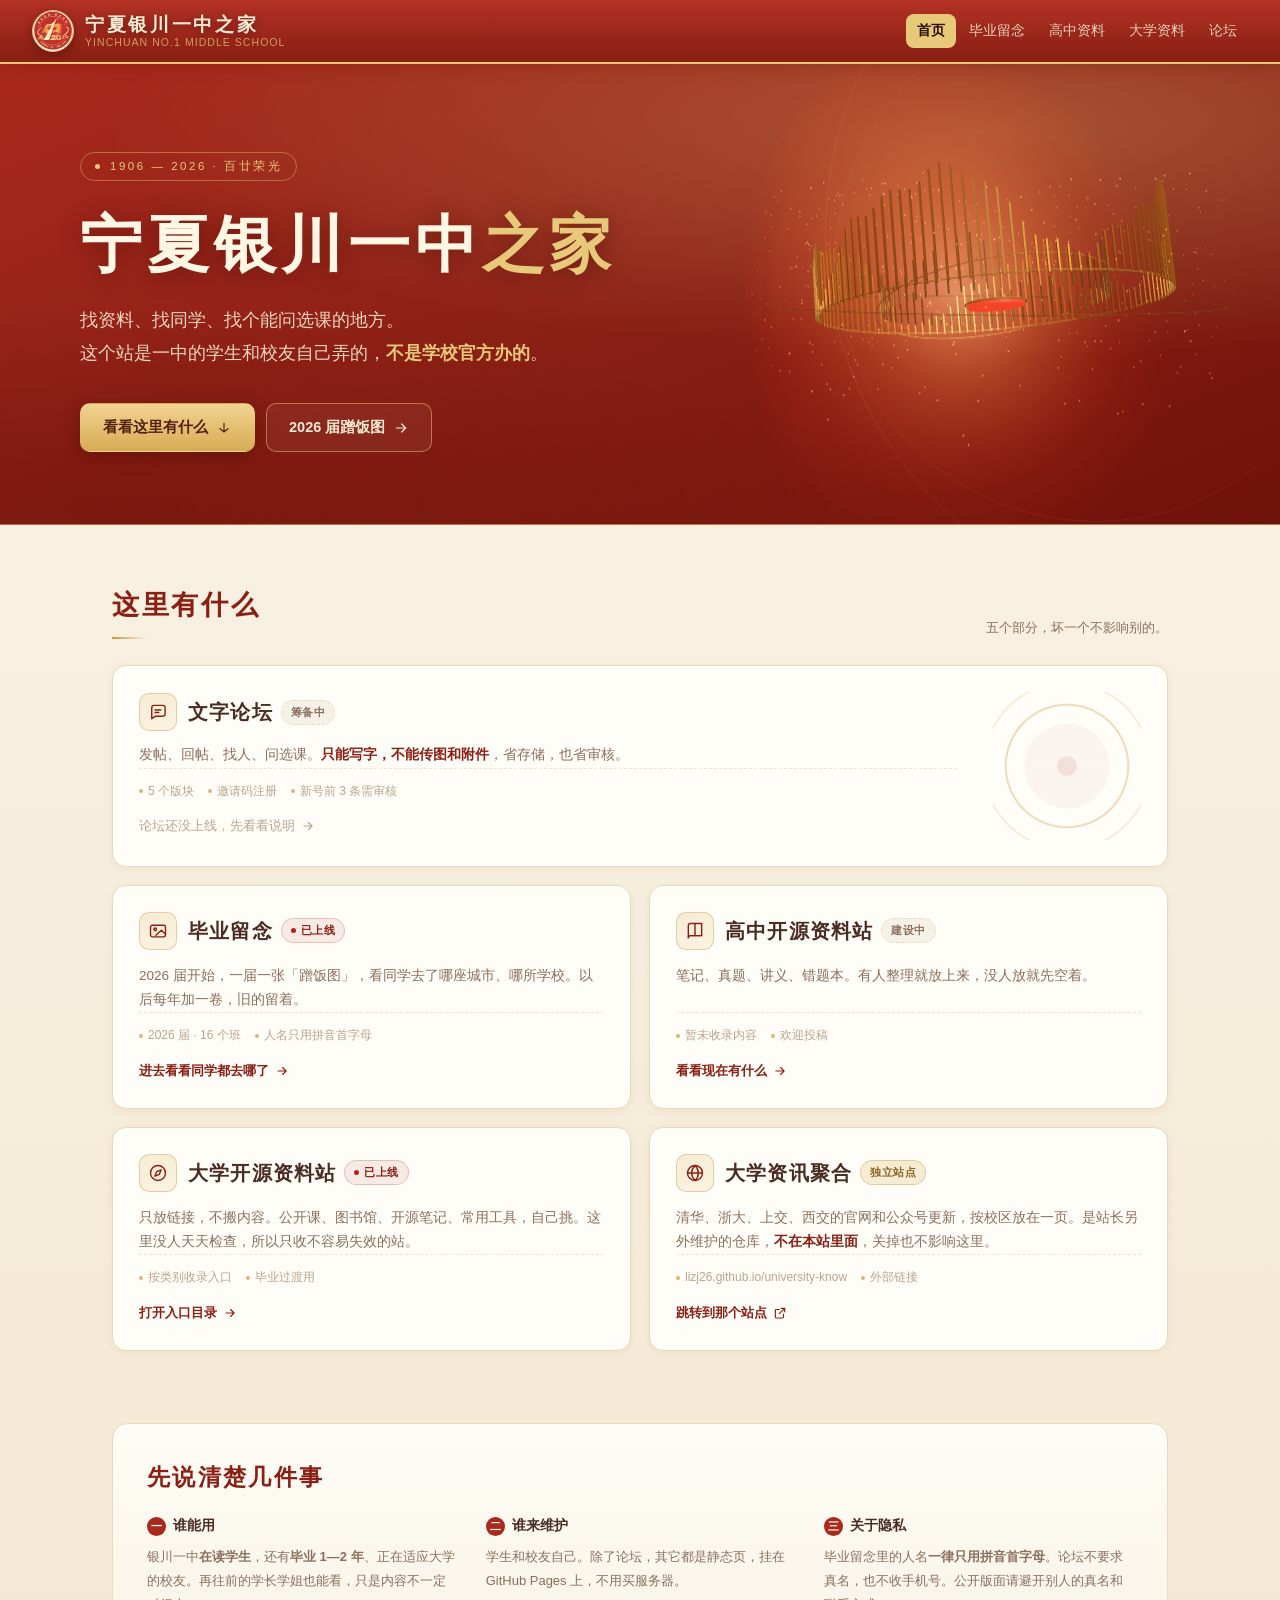
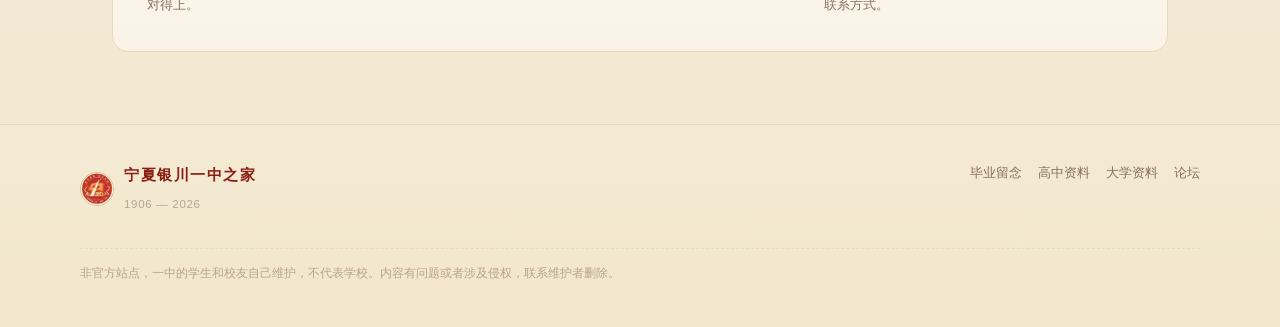
<file: index.html>
<!DOCTYPE html>
<html lang="zh-CN">
<head>
<meta charset="utf-8">
<meta name="viewport" content="width=device-width, initial-scale=1, viewport-fit=cover">
<meta name="theme-color" content="#a9291c">
<meta name="description" content="宁夏银川一中之家：文字论坛、毕业留念（蹭饭图）、高中开源资料、大学开源资料入口。面向银川一中在读学生与毕业 1—2 年的校友。">
<title>宁夏银川一中之家</title>
<link rel="icon" href="assets/emblem.png">
<link rel="stylesheet" href="assets/portal.css">
</head>
<body>

<header class="top">
  <a class="brand" href="./">
    <img class="brand-mark" src="assets/emblem.png" alt="" width="42" height="42" decoding="async" fetchpriority="high">
    <span class="brand-text">
      <b>宁夏银川一中之家</b>
      <i>Yinchuan No.1 Middle School</i>
    </span>
  </a>
  <nav class="top-nav" aria-label="主导航">
    <a href="./" aria-current="page">首页</a>
    <a href="memory/">毕业留念</a>
    <a href="highschool/">高中资料</a>
    <a href="university/">大学资料</a>
    <a href="forum/" data-forum>论坛</a>
  </nav>
</header>

<section class="hero">
  <!-- 首屏 3D：零素材，纯程序化。默认透明，脚本挂成功才淡入；关掉它页面一切照旧 -->
  <div class="hero-3d" id="hero3d-wrap" aria-hidden="true"><canvas id="hero3d"></canvas></div>
  <div class="hero-inner">
    <div class="hero-strip"><span></span>1906 — 2026 · 百廿荣光</div>
    <h1>宁夏银川一中<em>之家</em></h1>
    <p class="hero-sub">
      找资料、找同学、找个能问选课的地方。<br>
      这个站是一中的学生和校友自己弄的，<b>不是学校官方办的</b>。
    </p>
    <div class="hero-actions">
      <a class="btn btn-primary" href="#entries">
        看看这里有什么
        <svg viewBox="0 0 24 24" fill="none" stroke="currentColor" stroke-width="1.8" stroke-linecap="round" stroke-linejoin="round" aria-hidden="true"><path d="M12 5v13M6 13l6 5 6-5"/></svg>
      </a>
      <a class="btn btn-ghost" href="memory/">
        2026 届蹭饭图
        <svg viewBox="0 0 24 24" fill="none" stroke="currentColor" stroke-width="1.8" stroke-linecap="round" stroke-linejoin="round" aria-hidden="true"><path d="M5 12h13M13 6l6 6-6 6"/></svg>
      </a>
    </div>
  </div>
</section>

<main class="portal">
  <div class="sec-head" id="entries">
    <h2>这里有什么</h2>
    <p>五个部分，坏一个不影响别的。</p>
  </div>

  <div class="entries">

    <!-- 1. 论坛 -->
    <a class="card card-main card-off" id="card-forum" href="forum/">
      <div class="card-body">
        <div class="card-top">
          <span class="card-ico" aria-hidden="true">
            <svg viewBox="0 0 24 24" fill="none" stroke="currentColor" stroke-width="1.7" stroke-linecap="round" stroke-linejoin="round"><path d="M20.5 14.5a2.5 2.5 0 0 1-2.5 2.5H9l-4.5 3V6.5A2.5 2.5 0 0 1 7 4h11a2.5 2.5 0 0 1 2.5 2.5z"/><path d="M8.5 9.5h7M8.5 12.5h4.5"/></svg>
          </span>
          <h3>文字论坛 <span class="chip chip-soon" id="forum-chip">筹备中</span></h3>
        </div>
        <p>
          发帖、回帖、找人、问选课。<b>只能写字，不能传图和附件</b>，省存储，也省审核。
        </p>
        <div class="card-meta">
          <span>5 个版块</span>
          <span>邀请码注册</span>
          <span>新号前 3 条需审核</span>
        </div>
        <span class="card-go" id="forum-go">
          论坛还没上线，先看看说明
          <svg viewBox="0 0 24 24" fill="none" stroke="currentColor" stroke-width="2" stroke-linecap="round" stroke-linejoin="round" aria-hidden="true"><path d="M5 12h13M13 6l6 6-6 6"/></svg>
        </span>
      </div>
      <div class="card-art" aria-hidden="true"></div>
    </a>

    <!-- 2. 毕业留念 -->
    <a class="card" href="memory/">
      <div class="card-top">
        <span class="card-ico" aria-hidden="true">
          <svg viewBox="0 0 24 24" fill="none" stroke="currentColor" stroke-width="1.7" stroke-linecap="round" stroke-linejoin="round"><rect x="3" y="5" width="18" height="14" rx="2.5"/><circle cx="8.6" cy="10" r="1.6"/><path d="m21 15.5-5-4.5-6.5 6"/></svg>
        </span>
        <h3>毕业留念 <span class="chip chip-live">已上线</span></h3>
      </div>
      <p>
        2026 届开始，一届一张「蹭饭图」，看同学去了哪座城市、哪所学校。以后每年加一卷，旧的留着。
      </p>
      <div class="card-meta">
        <span>2026 届 · 16 个班</span>
        <span>人名只用拼音首字母</span>
      </div>
      <span class="card-go">进去看看同学都去哪了
        <svg viewBox="0 0 24 24" fill="none" stroke="currentColor" stroke-width="2" stroke-linecap="round" stroke-linejoin="round" aria-hidden="true"><path d="M5 12h13M13 6l6 6-6 6"/></svg>
      </span>
    </a>

    <!-- 3. 高中开源资料 -->
    <a class="card" href="highschool/">
      <div class="card-top">
        <span class="card-ico" aria-hidden="true">
          <svg viewBox="0 0 24 24" fill="none" stroke="currentColor" stroke-width="1.7" stroke-linecap="round" stroke-linejoin="round"><path d="M4 5.5A2.5 2.5 0 0 1 6.5 3H20v14.5H6.5A2.5 2.5 0 0 0 4 20z"/><path d="M12 3v14.5"/><path d="M4 20a2.5 2.5 0 0 1 2.5-2.5H20"/></svg>
        </span>
        <h3>高中开源资料站 <span class="chip chip-soon">建设中</span></h3>
      </div>
      <p>
        笔记、真题、讲义、错题本。有人整理就放上来，没人放就先空着。
      </p>
      <div class="card-meta">
        <span>暂未收录内容</span>
        <span>欢迎投稿</span>
      </div>
      <span class="card-go">看看现在有什么
        <svg viewBox="0 0 24 24" fill="none" stroke="currentColor" stroke-width="2" stroke-linecap="round" stroke-linejoin="round" aria-hidden="true"><path d="M5 12h13M13 6l6 6-6 6"/></svg>
      </span>
    </a>

    <!-- 4. 大学开源资料 -->
    <a class="card" href="university/">
      <div class="card-top">
        <span class="card-ico" aria-hidden="true">
          <svg viewBox="0 0 24 24" fill="none" stroke="currentColor" stroke-width="1.7" stroke-linecap="round" stroke-linejoin="round"><circle cx="12" cy="12" r="9"/><path d="m15.8 8.2-2.2 5.4-5.4 2.2 2.2-5.4z"/></svg>
        </span>
        <h3>大学开源资料站 <span class="chip chip-live">已上线</span></h3>
      </div>
      <p>
        只放链接，不搬内容。公开课、图书馆、开源笔记、常用工具，自己挑。这里没人天天检查，所以只收不容易失效的站。
      </p>
      <div class="card-meta">
        <span>按类别收录入口</span>
        <span>毕业过渡用</span>
      </div>
      <span class="card-go">打开入口目录
        <svg viewBox="0 0 24 24" fill="none" stroke="currentColor" stroke-width="2" stroke-linecap="round" stroke-linejoin="round" aria-hidden="true"><path d="M5 12h13M13 6l6 6-6 6"/></svg>
      </span>
    </a>

    <!-- 5. 大学资讯聚合（外部独立站） -->
    <a class="card" href="https://lizj26.github.io/university-know/" target="_blank" rel="noopener" data-ext="universityKnow">
      <div class="card-top">
        <span class="card-ico" aria-hidden="true">
          <svg viewBox="0 0 24 24" fill="none" stroke="currentColor" stroke-width="1.7" stroke-linecap="round" stroke-linejoin="round"><circle cx="12" cy="12" r="9"/><path d="M3 12h18"/><path d="M12 3c2.6 2.5 4 5.6 4 9s-1.4 6.5-4 9c-2.6-2.5-4-5.6-4-9s1.4-6.5 4-9z"/></svg>
        </span>
        <h3>大学资讯聚合 <span class="chip chip-ext">独立站点</span></h3>
      </div>
      <p>
        清华、浙大、上交、西交的官网和公众号更新，按校区放在一页。是站长另外维护的仓库，<b>不在本站里面</b>，关掉也不影响这里。
      </p>
      <div class="card-meta">
        <span>lizj26.github.io/university-know</span>
        <span>外部链接</span>
      </div>
      <span class="card-go">跳转到那个站点
        <svg viewBox="0 0 24 24" fill="none" stroke="currentColor" stroke-width="2" stroke-linecap="round" stroke-linejoin="round" aria-hidden="true"><path d="M14 4h6v6"/><path d="M20 4 11 13"/><path d="M18 14v5a1.5 1.5 0 0 1-1.5 1.5H5.5A1.5 1.5 0 0 1 4 19V7.5A1.5 1.5 0 0 1 5.5 6h5"/></svg>
      </span>
    </a>

  </div>

  <section class="about">
    <h2>先说清楚几件事</h2>
    <div class="notes">
      <div class="note">
        <h3><i>一</i>谁能用</h3>
        <p>
          银川一中<b>在读学生</b>，还有<b>毕业 1—2 年</b>、正在适应大学的校友。再往前的学长学姐也能看，只是内容不一定对得上。
        </p>
      </div>
      <div class="note">
        <h3><i>二</i>谁来维护</h3>
        <p>
          学生和校友自己。除了论坛，其它都是静态页，挂在 GitHub Pages 上，不用买服务器。
        </p>
      </div>
      <div class="note">
        <h3><i>三</i>关于隐私</h3>
        <p>
          毕业留念里的人名<b>一律只用拼音首字母</b>。论坛不要求真名，也不收手机号。公开版面请避开别人的真名和联系方式。
        </p>
      </div>
    </div>
  </section>
</main>

<footer>
  <div class="foot-inner">
    <div class="foot-brand">
      <img src="assets/emblem.png" alt="" width="34" height="34" loading="lazy" decoding="async">
      <div>
        <b>宁夏银川一中之家</b>
        <span>1906 — 2026</span>
      </div>
    </div>
    <div class="foot-links">
      <a href="memory/">毕业留念</a>
      <a href="highschool/">高中资料</a>
      <a href="university/">大学资料</a>
      <a href="forum/">论坛</a>
    </div>
    <p class="foot-note">
      非官方站点，一中的学生和校友自己维护，不代表学校。内容有问题或者涉及侵权，联系维护者删除。
    </p>
  </div>
</footer>

<script src="assets/site.config.js"></script>
<script>
(function(){
  var cfg = window.YCYEZ || {};

  /* 论坛：后端地址填了才可点，否则保持「筹备中」并指向占位说明页 */
  var card = document.getElementById("card-forum");
  var chip = document.getElementById("forum-chip");
  var go   = document.getElementById("forum-go");

  if (cfg.forumUrl) {
    card.classList.remove("card-off");
    card.href = cfg.forumUrl;
    card.target = "_blank";
    card.rel = "noopener";
    if (chip) { chip.className = "chip chip-live"; chip.textContent = "已上线"; }
    if (go) { go.firstChild.nodeValue = "进入论坛 "; }
    document.querySelectorAll("[data-forum]").forEach(function(a){
      a.href = cfg.forumUrl;
      a.target = "_blank";
      a.rel = "noopener";
    });
  }

  /* 外部站点地址以配置为准 */
  var ext = document.querySelector("[data-ext='universityKnow']");
  if (ext && cfg.universityKnow) ext.href = cfg.universityKnow;

  /* 平滑滚动（尊重「减少动态效果」偏好） */
  var reduce = window.matchMedia("(prefers-reduced-motion: reduce)").matches;
  document.querySelectorAll('a[href^="#"]').forEach(function(a){
    a.addEventListener("click", function(e){
      var t = document.querySelector(a.getAttribute("href"));
      if (!t) return;
      e.preventDefault();
      t.scrollIntoView({behavior: reduce ? "auto" : "smooth", block: "start"});
    });
  });
})();
</script>

<script>
/* ---------- 首屏 3D 按需加载 ----------
   原则：先让页面能看、能用，3D 永远最后来；条件不满足就一个字节都不下载。下面这段判断必须在任何 load() 之前 —— 一旦脚本发出去就收不回来了。 */
(function(){
  var canvas = document.getElementById('hero3d');
  if (!canvas) return;
  var force = /[?&]force3d=1/.test(location.search);   /* 调试用：绕过全部判断 */

  if (!force){
    if (window.innerWidth < 1100) return;              /* 窄屏（CSS 里也已隐藏） */
    var c = navigator.connection || {};
    if (c.saveData || /(^|-)2g$/.test(c.effectiveType || '')) return;
    if (navigator.deviceMemory && navigator.deviceMemory <= 2) return;
    try { if (matchMedia('(prefers-reduced-motion: reduce)').matches) return; } catch (e) {}
  }

  function load(src, ok, fail){
    var s = document.createElement('script');
    s.src = src;
    s.async = true;
    s.onload = ok;
    s.onerror = fail;
    document.head.appendChild(s);
  }

  function boot(){
    var api = false;
    try { api = window.YCYEZ_HERO && window.YCYEZ_HERO.mount(canvas); } catch (e) { api = false; }
    /* 挂不起来就什么都不加：.hero-3d 保持 opacity:0，原有 CSS 视觉原样生效 */
    if (api) document.body.classList.add('has3d');
  }

  var idle = window.requestIdleCallback || function(f){ return setTimeout(f, 200); };
  idle(function(){
    /* three.min.js 用的是 memory/ 里那一份（全站共用，不另存副本）。拿不到就静默放弃，不影响任何一个入口。 */
    load('memory/assets/three.min.js',
      function(){ load('assets/hero3d.js', boot, function(){}); },
      function(){});
  });
})();
</script>
</body>
</html>
</file>
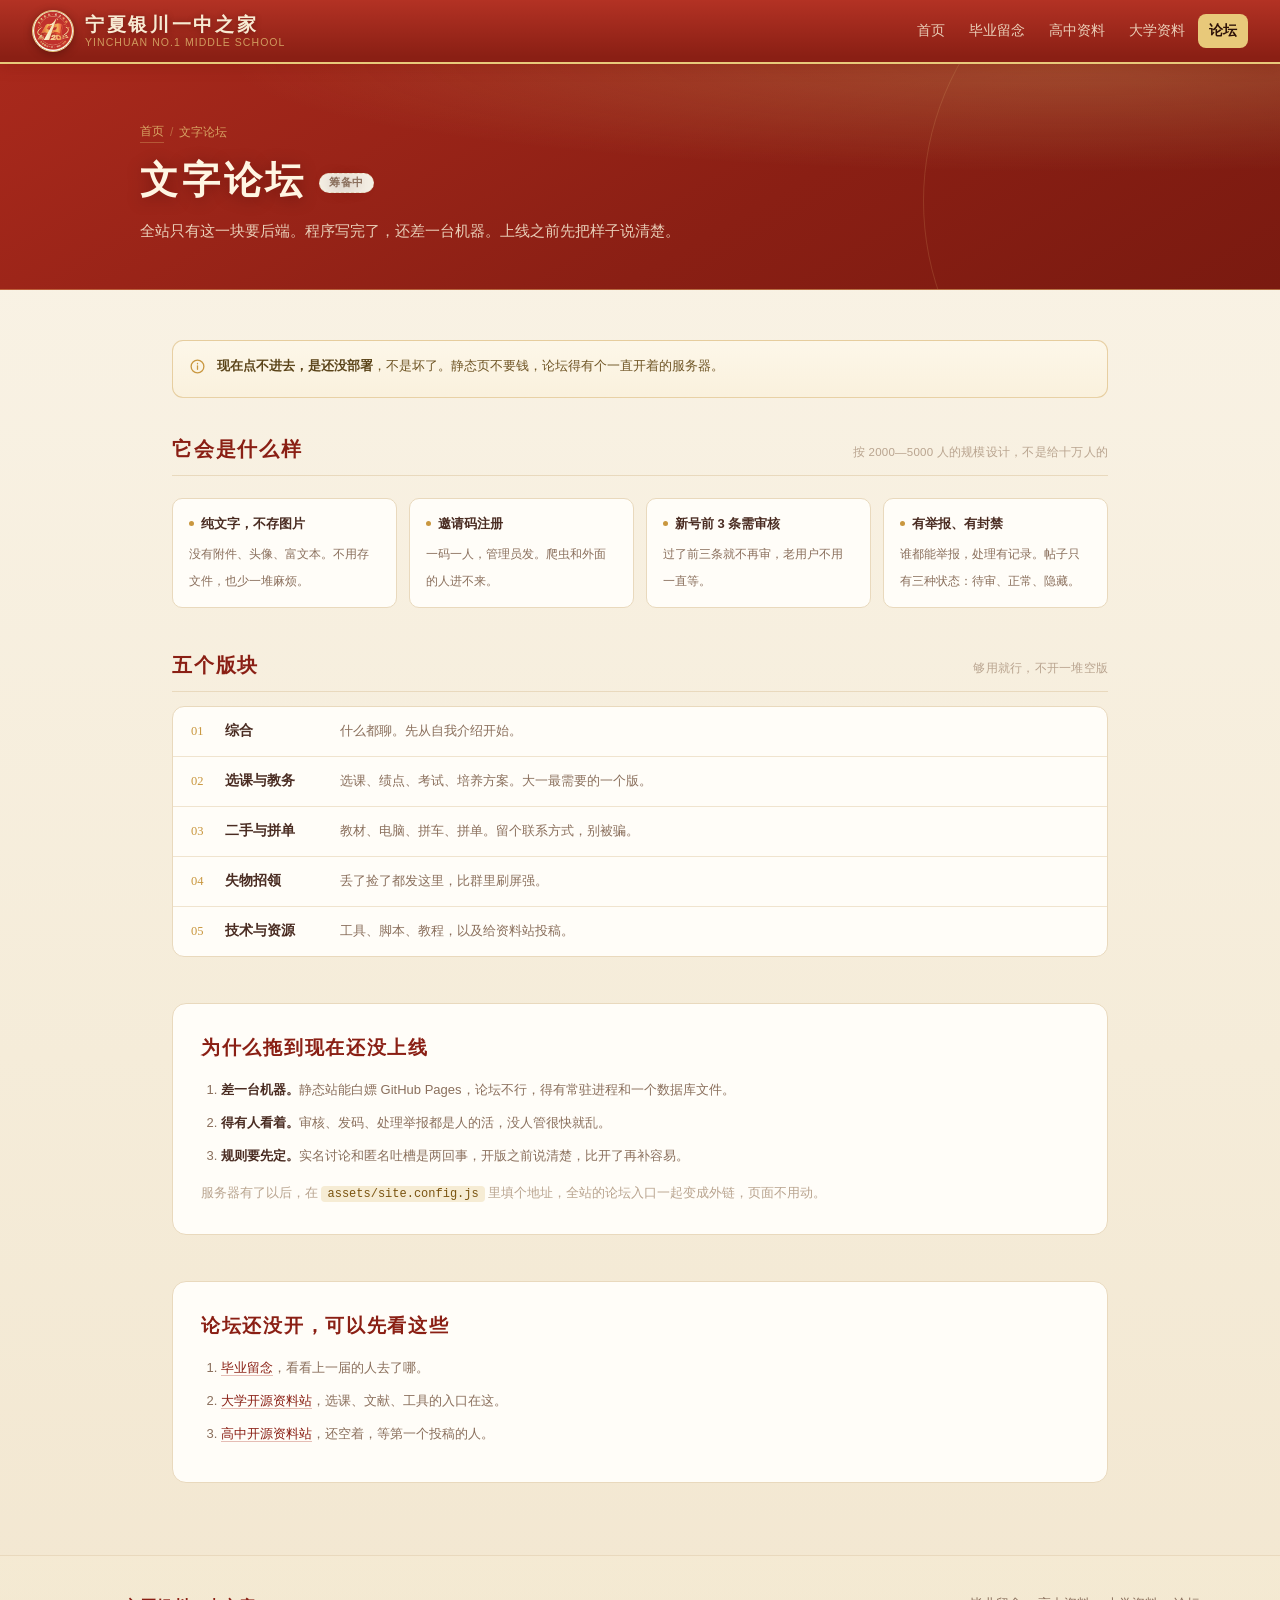
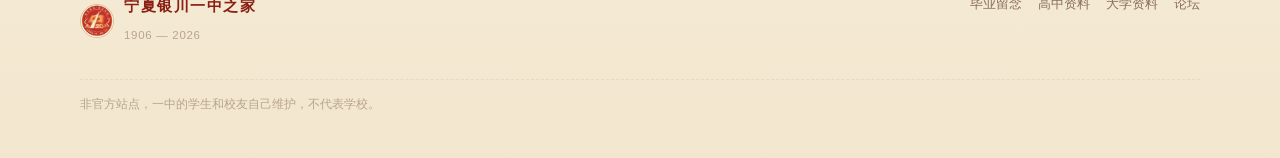
<file: forum/index.html>
<!DOCTYPE html>
<html lang="zh-CN">
<head>
<meta charset="utf-8">
<meta name="viewport" content="width=device-width, initial-scale=1, viewport-fit=cover">
<meta name="theme-color" content="#a9291c">
<meta name="description" content="宁夏银川一中之家 · 文字论坛。纯文本、邀请码注册、新号先审三条。目前后端尚未部署。">
<title>文字论坛 · 宁夏银川一中之家</title>
<link rel="icon" href="../assets/emblem.png">
<link rel="stylesheet" href="../assets/portal.css">
<link rel="stylesheet" href="../assets/subpage.css">
</head>
<body>

<header class="top">
  <a class="brand" href="../">
    <img class="brand-mark" src="../assets/emblem.png" alt="" width="42" height="42" decoding="async" fetchpriority="high">
    <span class="brand-text">
      <b>宁夏银川一中之家</b>
      <i>Yinchuan No.1 Middle School</i>
    </span>
  </a>
  <nav class="top-nav" aria-label="主导航">
    <a href="../">首页</a>
    <a href="../memory/">毕业留念</a>
    <a href="../highschool/">高中资料</a>
    <a href="../university/">大学资料</a>
    <a href="./" aria-current="page">论坛</a>
  </nav>
</header>

<section class="page-head">
  <div class="page-head-inner">
    <div class="crumb"><a href="../">首页</a><span>/</span>文字论坛</div>
    <h1>文字论坛 <span class="chip chip-soon">筹备中</span></h1>
    <p>
      全站只有这一块要后端。程序写完了，还差一台机器。上线之前先把样子说清楚。
    </p>
  </div>
</section>

<main class="wrap">

  <div class="notice">
    <span class="notice-ico" aria-hidden="true">
      <svg viewBox="0 0 24 24" fill="none" stroke="currentColor" stroke-width="1.8" stroke-linecap="round" stroke-linejoin="round"><circle cx="12" cy="12" r="9"/><path d="M12 11v5"/><path d="M12 7.6v.6"/></svg>
    </span>
    <p>
      <b>现在点不进去，是还没部署</b>，不是坏了。静态页不要钱，论坛得有个一直开着的服务器。
    </p>
  </div>

  <section class="grp">
    <div class="grp-head">
      <h2>它会是什么样</h2>
      <em>按 2000—5000 人的规模设计，不是给十万人的</em>
    </div>
    <div class="feat">
      <div class="feat-item">
        <b>纯文字，不存图片</b>
        <span>没有附件、头像、富文本。不用存文件，也少一堆麻烦。</span>
      </div>
      <div class="feat-item">
        <b>邀请码注册</b>
        <span>一码一人，管理员发。爬虫和外面的人进不来。</span>
      </div>
      <div class="feat-item">
        <b>新号前 3 条需审核</b>
        <span>过了前三条就不再审，老用户不用一直等。</span>
      </div>
      <div class="feat-item">
        <b>有举报、有封禁</b>
        <span>谁都能举报，处理有记录。帖子只有三种状态：待审、正常、隐藏。</span>
      </div>
    </div>
  </section>

  <section class="grp">
    <div class="grp-head">
      <h2>五个版块</h2>
      <em>够用就行，不开一堆空版</em>
    </div>
    <ol class="board-list">
      <li><span class="n">01</span><b>综合</b><p>什么都聊。先从自我介绍开始。</p></li>
      <li><span class="n">02</span><b>选课与教务</b><p>选课、绩点、考试、培养方案。大一最需要的一个版。</p></li>
      <li><span class="n">03</span><b>二手与拼单</b><p>教材、电脑、拼车、拼单。留个联系方式，别被骗。</p></li>
      <li><span class="n">04</span><b>失物招领</b><p>丢了捡了都发这里，比群里刷屏强。</p></li>
      <li><span class="n">05</span><b>技术与资源</b><p>工具、脚本、教程，以及给资料站投稿。</p></li>
    </ol>
  </section>

  <section class="howto">
    <h2>为什么拖到现在还没上线</h2>
    <ol>
      <li><b>差一台机器。</b>静态站能白嫖 GitHub Pages，论坛不行，得有常驻进程和一个数据库文件。</li>
      <li><b>得有人看着。</b>审核、发码、处理举报都是人的活，没人管很快就乱。</li>
      <li><b>规则要先定。</b>实名讨论和匿名吐槽是两回事，开版之前说清楚，比开了再补容易。</li>
    </ol>
    <p style="margin-top:14px;font-size:12.5px;color:var(--ink-faint);line-height:1.8">
      服务器有了以后，在 <code>assets/site.config.js</code> 里填个地址，全站的论坛入口一起变成外链，页面不用动。
    </p>
  </section>

  <section class="howto">
    <h2>论坛还没开，可以先看这些</h2>
    <ol>
      <li><a href="../memory/" style="color:var(--red-deep);border-bottom:1px solid rgba(169,41,28,.3)">毕业留念</a>，看看上一届的人去了哪。</li>
      <li><a href="../university/" style="color:var(--red-deep);border-bottom:1px solid rgba(169,41,28,.3)">大学开源资料站</a>，选课、文献、工具的入口在这。</li>
      <li><a href="../highschool/" style="color:var(--red-deep);border-bottom:1px solid rgba(169,41,28,.3)">高中开源资料站</a>，还空着，等第一个投稿的人。</li>
    </ol>
  </section>

</main>

<footer>
  <div class="foot-inner">
    <div class="foot-brand">
      <img src="../assets/emblem.png" alt="" width="34" height="34" loading="lazy" decoding="async">
      <div>
        <b>宁夏银川一中之家</b>
        <span>1906 — 2026</span>
      </div>
    </div>
    <div class="foot-links">
      <a href="../memory/">毕业留念</a>
      <a href="../highschool/">高中资料</a>
      <a href="../university/">大学资料</a>
      <a href="./">论坛</a>
    </div>
    <p class="foot-note">
      非官方站点，一中的学生和校友自己维护，不代表学校。
    </p>
  </div>
</footer>

<script src="../assets/site.config.js"></script>
<script>
(function(){
  var cfg = window.YCYEZ || {};
  if (!cfg.forumUrl) return;
  /* 论坛上线后，这个占位页自动跳转到真实地址 */
  window.location.replace(cfg.forumUrl);
})();
</script>
</body>
</html>
</file>
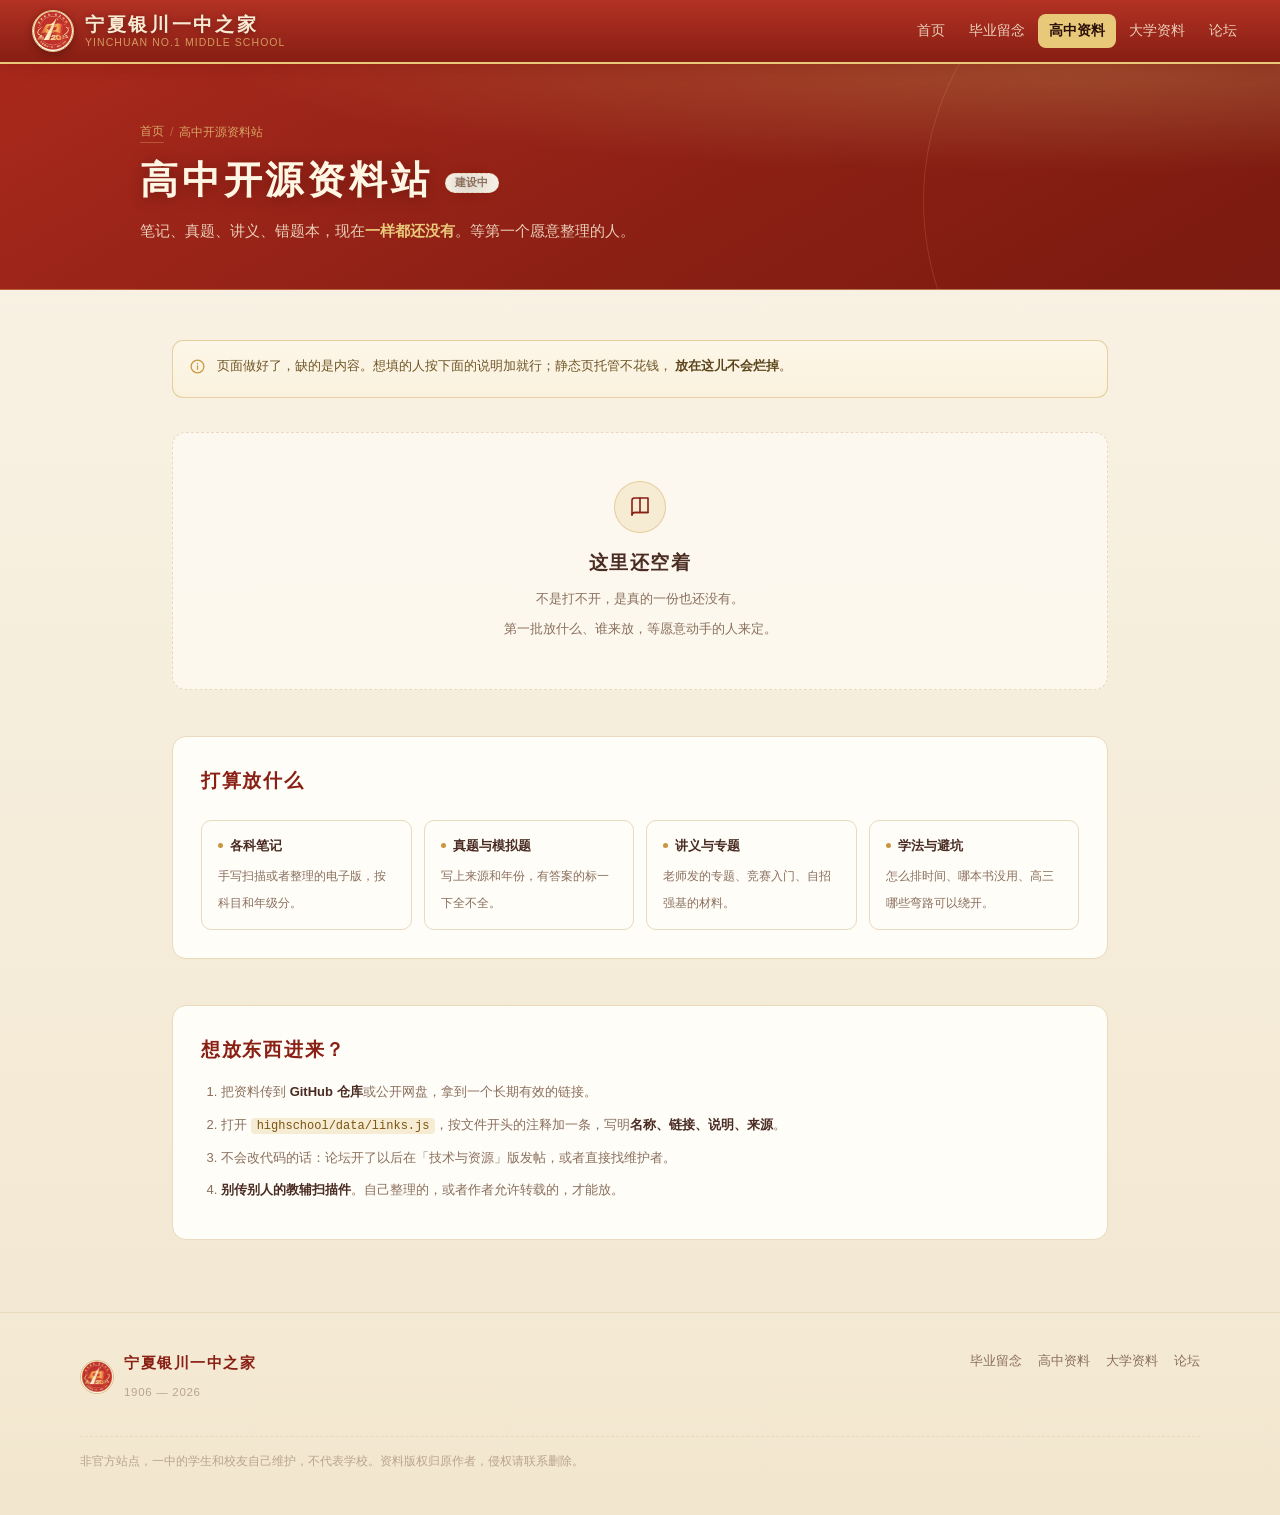
<file: highschool/index.html>
<!DOCTYPE html>
<html lang="zh-CN">
<head>
<meta charset="utf-8">
<meta name="viewport" content="width=device-width, initial-scale=1, viewport-fit=cover">
<meta name="theme-color" content="#a9291c">
<meta name="description" content="高中开源资料站：一中学生的笔记、真题、讲义与竞赛资料。目前尚在建设中。">
<title>高中开源资料站 · 宁夏银川一中之家</title>
<link rel="icon" href="../assets/emblem.png">
<link rel="stylesheet" href="../assets/portal.css">
<link rel="stylesheet" href="../assets/subpage.css">
</head>
<body>

<header class="top">
  <a class="brand" href="../">
    <img class="brand-mark" src="../assets/emblem.png" alt="" width="42" height="42" decoding="async" fetchpriority="high">
    <span class="brand-text">
      <b>宁夏银川一中之家</b>
      <i>Yinchuan No.1 Middle School</i>
    </span>
  </a>
  <nav class="top-nav" aria-label="主导航">
    <a href="../">首页</a>
    <a href="../memory/">毕业留念</a>
    <a href="./" aria-current="page">高中资料</a>
    <a href="../university/">大学资料</a>
    <a href="../forum/" data-forum>论坛</a>
  </nav>
</header>

<section class="page-head">
  <div class="page-head-inner">
    <div class="crumb"><a href="../">首页</a><span>/</span>高中开源资料站</div>
    <h1>高中开源资料站 <span class="chip chip-soon">建设中</span></h1>
    <p>
      笔记、真题、讲义、错题本，现在<b>一样都还没有</b>。等第一个愿意整理的人。
    </p>
  </div>
</section>

<main class="wrap">

  <div class="notice">
    <span class="notice-ico" aria-hidden="true">
      <svg viewBox="0 0 24 24" fill="none" stroke="currentColor" stroke-width="1.8" stroke-linecap="round" stroke-linejoin="round"><circle cx="12" cy="12" r="9"/><path d="M12 11v5"/><path d="M12 7.6v.6"/></svg>
    </span>
    <p>
      页面做好了，缺的是内容。想填的人按下面的说明加就行；静态页托管不花钱，
      <b>放在这儿不会烂掉</b>。
    </p>
  </div>

  <div id="groups"></div>

  <section class="howto">
    <h2>打算放什么</h2>
    <div class="feat">
      <div class="feat-item">
        <b>各科笔记</b>
        <span>手写扫描或者整理的电子版，按科目和年级分。</span>
      </div>
      <div class="feat-item">
        <b>真题与模拟题</b>
        <span>写上来源和年份，有答案的标一下全不全。</span>
      </div>
      <div class="feat-item">
        <b>讲义与专题</b>
        <span>老师发的专题、竞赛入门、自招强基的材料。</span>
      </div>
      <div class="feat-item">
        <b>学法与避坑</b>
        <span>怎么排时间、哪本书没用、高三哪些弯路可以绕开。</span>
      </div>
    </div>
  </section>

  <section class="howto">
    <h2>想放东西进来？</h2>
    <ol>
      <li>把资料传到 <b>GitHub 仓库</b>或公开网盘，拿到一个长期有效的链接。</li>
      <li>打开 <code>highschool/data/links.js</code>，按文件开头的注释加一条，写明<b>名称、链接、说明、来源</b>。</li>
      <li>不会改代码的话：论坛开了以后在「技术与资源」版发帖，或者直接找维护者。</li>
      <li><b>别传别人的教辅扫描件</b>。自己整理的，或者作者允许转载的，才能放。</li>
    </ol>
  </section>

</main>

<footer>
  <div class="foot-inner">
    <div class="foot-brand">
      <img src="../assets/emblem.png" alt="" width="34" height="34" loading="lazy" decoding="async">
      <div>
        <b>宁夏银川一中之家</b>
        <span>1906 — 2026</span>
      </div>
    </div>
    <div class="foot-links">
      <a href="../memory/">毕业留念</a>
      <a href="./">高中资料</a>
      <a href="../university/">大学资料</a>
      <a href="../forum/">论坛</a>
    </div>
    <p class="foot-note">
      非官方站点，一中的学生和校友自己维护，不代表学校。资料版权归原作者，侵权请联系删除。
    </p>
  </div>
</footer>

<script src="../assets/site.config.js"></script>
<script src="data/links.js"></script>
<script>
(function(){
  var cfg = window.YCYEZ || {};
  if (cfg.forumUrl) {
    document.querySelectorAll("[data-forum]").forEach(function(a){
      a.href = cfg.forumUrl; a.target = "_blank"; a.rel = "noopener";
    });
  }

  var DATA = window.YCYEZ_LINKS || [];
  var box = document.getElementById("groups");
  var n = 0;

  function esc(s){
    return String(s == null ? "" : s).replace(/[&<>"']/g, function(c){
      return {"&":"&amp;","<":"&lt;",">":"&gt;",'"':"&quot;","'":"&#39;"}[c];
    });
  }
  function host(u){
    try { return new URL(u).hostname.replace(/^www\./, ""); }
    catch (e) { return ""; }
  }

  if (!DATA.length) {
    box.innerHTML =
      '<div class="empty">' +
        '<div class="empty-ico" aria-hidden="true">' +
          '<svg viewBox="0 0 24 24" fill="none" stroke="currentColor" stroke-width="1.6" stroke-linecap="round" stroke-linejoin="round">' +
          '<path d="M4 5.5A2.5 2.5 0 0 1 6.5 3H20v14.5H6.5A2.5 2.5 0 0 0 4 20z"/><path d="M12 3v14.5"/><path d="M4 20a2.5 2.5 0 0 1 2.5-2.5H20"/></svg>' +
        '</div>' +
        '<h2>这里还空着</h2>' +
        '<p>不是打不开，是真的一份也还没有。</p>' +
        '<p>第一批放什么、谁来放，等愿意动手的人来定。</p>' +
      '</div>';
    return;
  }

  var html = "";
  DATA.forEach(function(g){
    var items = g.items || [];
    if (!items.length) return;

    html += '<section class="grp"><div class="grp-head">' +
            '<h2>' + esc(g.group) + '</h2>' +
            (g.note ? '<em>' + esc(g.note) + '</em>' : '') +
            '</div><div class="links">';

    items.forEach(function(it){
      n += 1;
      var tag = it.tag
        ? '<span class="tag' + (it.tag === "免费" || it.tag === "开源" ? " t-free" : "") + '">' + esc(it.tag) + '</span>'
        : "";
      html += '<a class="link-row" href="' + esc(it.url) + '" target="_blank" rel="noopener noreferrer">' +
                '<span class="link-no">' + (n < 10 ? "0" + n : n) + '</span>' +
                '<span class="link-body">' +
                  '<span class="link-name">' + esc(it.name) + tag + '</span>' +
                  (it.desc ? '<span class="link-desc">' + esc(it.desc) + '</span>' : '') +
                  '<span class="link-host">' + esc(host(it.url)) + '</span>' +
                '</span>' +
                '<span class="link-go" aria-hidden="true">' +
                  '<svg viewBox="0 0 24 24" fill="none" stroke="currentColor" stroke-width="2" stroke-linecap="round" stroke-linejoin="round">' +
                  '<path d="M14 4h6v6"/><path d="M20 4 11 13"/><path d="M18 14v5a1.5 1.5 0 0 1-1.5 1.5H5.5A1.5 1.5 0 0 1 4 19V7.5A1.5 1.5 0 0 1 5.5 6h5"/></svg>' +
                '</span>' +
              '</a>';
    });

    html += '</div></section>';
  });

  box.innerHTML = html;
})();
</script>
</body>
</html>
</file>
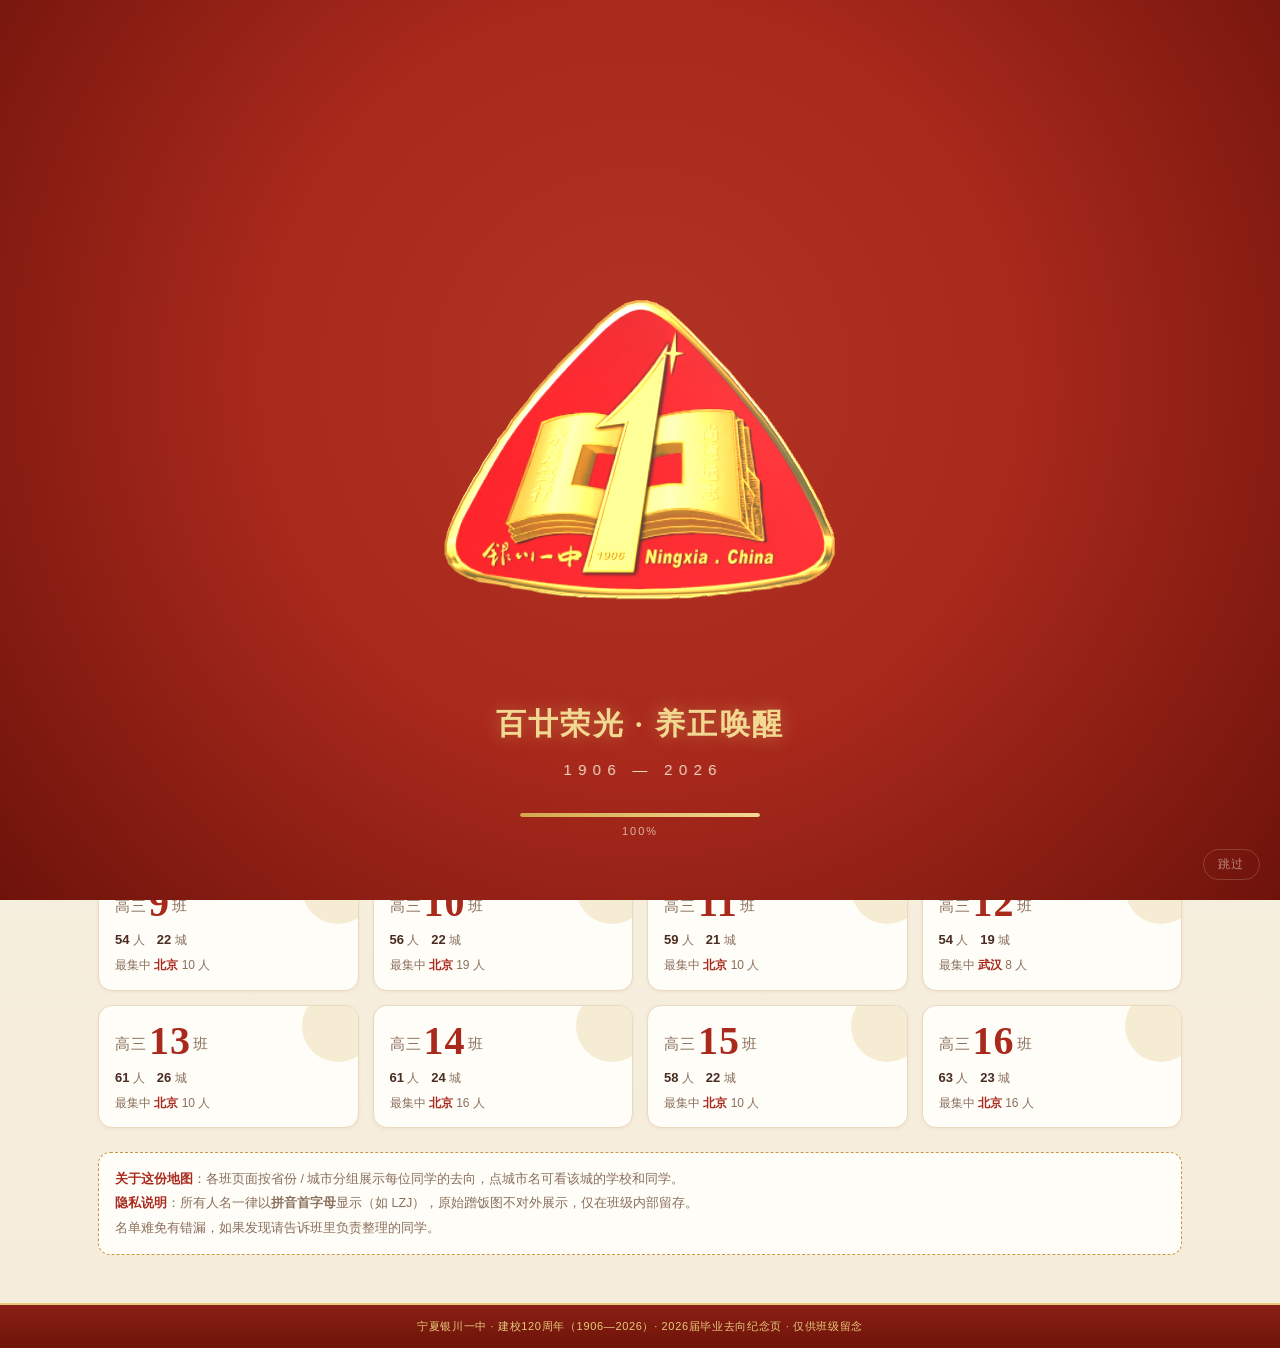
<file: memory/index.html>
<!DOCTYPE html>
<html lang="zh-CN">
<head>
<meta charset="utf-8">
<meta name="viewport" content="width=device-width, initial-scale=1, viewport-fit=cover">
<meta name="description" content="宁夏银川一中「蹭饭图」总入口：按届别分卷，点开各班，看看同学们毕业后都去了哪里。">
<meta name="theme-color" content="#a9291c">
<meta name="robots" content="noindex,nofollow">
<link rel="icon" href="game/xiaoqing.png">
<title>蹭饭图总入口 · 宁夏银川一中 · 百廿校庆</title>
<style>
  :root{
    /* 百廿校庆主题：绛红 + 鎏金（取自120周年纪念标） */
    --bg:#faf4e8; --panel:#fffdf8; --ink:#4a2c22; --ink-soft:#8a6f5c;
    --red:#a9291c; --red-deep:#8a1f14; --red-soft:#f7e8dd;
    --gold:#c9973f; --gold-hi:#e8c97a; --gold-soft:#f6ecd4; --line:#e9d9bd;
  }
  *{box-sizing:border-box;margin:0;padding:0}
  button,a,.card{touch-action:manipulation}
  a:focus-visible,button:focus-visible,.card:focus-visible{
    outline:2px solid var(--gold);outline-offset:2px;border-radius:6px;
  }
  body{
    font-family:"PingFang SC","Microsoft YaHei","Source Han Sans SC",sans-serif;
    background:linear-gradient(180deg,#faf4e8,#f5ecd9);color:var(--ink);min-height:100vh;
    -webkit-tap-highlight-color:transparent;-webkit-text-size-adjust:100%;
  }
  @supports (min-height:100dvh){ body{min-height:100dvh} }

  /* ---------- 顶栏（校庆绛红渐变 + 金线收边 + 120周年纪念标） ---------- */
  header{
    display:flex;align-items:center;gap:14px;flex-wrap:wrap;
    padding:12px 18px;background:linear-gradient(180deg,#b33224,#8a1f14);
    border-bottom:2px solid var(--gold-hi);position:relative;z-index:30;
    padding-top:calc(12px + env(safe-area-inset-top));
    box-shadow:0 2px 12px rgba(138,31,20,.28);
  }
  .logo{
    width:52px;height:52px;flex:0 0 auto;border-radius:50%;object-fit:cover;
    border:2px solid var(--gold-hi);background:#8a1f14;
    box-shadow:0 2px 8px rgba(60,10,6,.4);
  }
  .title-wrap{min-width:0;flex:1 1 auto}
  h1{
    font-size:22px;letter-spacing:1px;color:#f7ead2;
    font-family:"KaiTi","STKaiti","PingFang SC",serif;font-weight:700;
    text-shadow:0 1px 6px rgba(60,10,6,.45);
  }
  h1 em{font-style:normal;color:var(--gold-hi)}
  .stats{font-size:12px;color:rgba(247,234,210,.85);margin-top:3px;line-height:1.5}
  /* 音乐按钮：红底上的金色芯片（覆盖 bgm.js 的绿色默认样式） */
  .header-actions #bgm-btn{
    background:rgba(247,234,210,.14);border:1px solid var(--gold-hi);color:var(--gold-hi);
  }
  .header-actions #bgm-btn:hover{background:rgba(232,201,122,.24);color:#f2d992;border-color:#f2d992}
  .header-actions #bgm-btn[aria-pressed="false"]{color:rgba(247,234,210,.6);background:rgba(0,0,0,.12)}
  /* 🎵 音乐按钮：放在顶栏右侧（手机端独占一行行首 = 左上角），不再用右下角浮动按钮 */
  .header-actions{margin-left:auto;display:flex;gap:8px;align-items:center;flex:0 0 auto}
  .header-actions #bgm-btn{flex:0 0 auto}
  /* 回门户的入口：和音乐按钮同色的金色胶囊 */
  .home-chip{
    flex:0 0 auto;display:inline-flex;align-items:center;gap:4px;
    font-size:12px;padding:5px 11px;border-radius:999px;text-decoration:none;
    color:var(--gold-hi);border:1px solid var(--gold-hi);
    background:rgba(247,234,210,.14);white-space:nowrap;
    transition:background .15s,border-color .15s,color .15s;
  }
  .home-chip:hover{background:rgba(232,201,122,.24);color:#f2d992;border-color:#f2d992}
  @media (max-width:540px){ .hc-txt{display:none} .home-chip{padding:5px 10px} }

  /* ---------- 主体 ---------- */
  main{max-width:1120px;margin:0 auto;padding:22px 18px 48px}

  /* ---------- 校庆横幅（AI 生成红金书卷背景） ---------- */
  .hero{
    position:relative;border-radius:18px;overflow:hidden;margin:2px 4px 24px;
    background:url("assets/banner-120.webp") center 30%/cover no-repeat var(--red);
    min-height:200px;display:flex;align-items:center;
    border:1px solid rgba(232,201,122,.55);
    box-shadow:0 8px 26px rgba(138,31,20,.25);
  }
  .hero::after{ /* 左侧压一点暗角，保证标题可读 */
    content:"";position:absolute;inset:0;
    background:linear-gradient(90deg,rgba(110,18,10,.55) 0%,rgba(110,18,10,.18) 46%,rgba(110,18,10,0) 70%);
  }
  .hero-inner{position:relative;z-index:1;padding:26px 34px}
  .hero-title{
    font-family:"KaiTi","STKaiti",serif;font-weight:700;color:#f2d992;
    font-size:clamp(26px,4.6vw,42px);letter-spacing:.16em;
    text-shadow:0 2px 16px rgba(60,10,6,.6);
  }
  .hero-sub{
    margin-top:10px;color:#f7ead2;font-size:clamp(12px,1.9vw,15px);
    letter-spacing:.34em;opacity:.95;text-shadow:0 1px 8px rgba(60,10,6,.5);
  }
  .hero-tag{
    display:inline-block;margin-top:14px;font-size:12px;font-weight:700;letter-spacing:.12em;
    color:var(--red-deep);background:linear-gradient(90deg,var(--gold-hi),#f2d992);
    border-radius:999px;padding:4px 14px;box-shadow:0 2px 8px rgba(60,10,6,.3);
  }

  .sec-h{
    display:flex;align-items:baseline;gap:10px;flex-wrap:wrap;margin:2px 4px 14px;
    font-family:"KaiTi","STKaiti",serif;letter-spacing:2px;color:var(--red);font-size:16px;
  }
  .sec-h::before{content:"";width:4px;height:16px;border-radius:2px;align-self:center;
    background:linear-gradient(180deg,var(--gold-hi),var(--gold))}
  .sec-h small{font-family:sans-serif;letter-spacing:0;font-weight:400;color:var(--ink-soft);font-size:11.5px}

  /* ---------- 全校总览带（比 16 张卡片更早给出「这一届散到哪去了」） ---------- */
  .board{
    margin:0 4px 16px;background:var(--panel);border:1px solid var(--line);border-radius:16px;
    padding:15px 18px 16px;box-shadow:0 2px 10px rgba(138,31,20,.06);
    display:grid;grid-template-columns:minmax(0,.95fr) minmax(0,1.05fr);gap:8px 30px;
    align-items:center;
  }
  .board-k{
    grid-column:1/-1;display:flex;align-items:center;gap:8px;
    font-size:11px;letter-spacing:.16em;color:var(--ink-soft);
  }
  .board-k::after{content:"";flex:1 1 auto;height:1px;background:linear-gradient(90deg,var(--line),transparent)}
  .bstats{display:flex;gap:0;flex-wrap:wrap;align-items:flex-end}
  .bstat{padding:0 20px;border-left:1px solid var(--line)}
  .bstat:first-child{padding-left:0;border-left:0}
  .bstat:last-child{padding-right:0}
  .bstat b{
    display:block;font-family:"KaiTi","STKaiti",serif;font-size:30px;line-height:1.05;
    color:var(--red);font-variant-numeric:tabular-nums;
  }
  .bstat span{font-size:11.5px;color:var(--ink-soft);letter-spacing:.05em}
  .bstat.city b{font-size:22px;letter-spacing:.02em}
  .bstat.city span{display:block;margin-top:2px}
  .cities{display:flex;flex-direction:column;gap:6px;min-width:0}
  .cities .c-h{font-size:11px;color:var(--ink-soft);letter-spacing:.1em;margin-bottom:1px}
  .bar-row{display:grid;grid-template-columns:54px minmax(0,1fr) 34px;align-items:center;gap:8px;font-size:11.5px}
  .bar-row .n{color:var(--ink);white-space:nowrap;overflow:hidden;text-overflow:ellipsis}
  .bar-row .t{height:6px;border-radius:99px;background:#f3ead6;overflow:hidden}
  .bar-row .t i{display:block;height:100%;border-radius:99px;
    background:linear-gradient(90deg,var(--gold-hi),var(--red));width:0;transition:width .7s cubic-bezier(.22,1,.36,1)}
  .bar-row .v{text-align:right;color:var(--ink-soft);font-variant-numeric:tabular-nums}

  /* ---------- 找同学（首字母 → 班级 + 去向） ---------- */
  .tools{display:flex;align-items:center;gap:16px;flex-wrap:wrap;margin:0 4px 14px}
  .tools .sec-h{margin:0}
  .finder{position:relative;flex:1 1 260px;max-width:400px;margin-left:auto}
  .finder .icon{position:absolute;left:13px;top:50%;transform:translateY(-50%);
    font-size:13px;color:var(--gold);pointer-events:none;line-height:1}
  .finder input{
    width:100%;padding:11px 14px 11px 36px;border:1px solid var(--line);border-radius:12px;
    background:var(--panel);color:var(--ink);font-family:inherit;font-size:13.5px;
    box-shadow:0 1px 4px rgba(138,31,20,.05);outline:none;
    transition:border-color .15s, box-shadow .15s;
  }
  .finder input::placeholder{color:#b7a692}
  .finder input:focus{border-color:var(--gold);box-shadow:0 0 0 3px rgba(201,151,63,.16)}
  .results{
    position:absolute;left:0;right:0;top:calc(100% + 6px);z-index:60;
    background:var(--panel);border:1px solid var(--line);border-radius:12px;
    box-shadow:0 12px 30px rgba(138,31,20,.18);overflow-y:auto;
    max-height:min(56vh,330px);display:none;
  }
  .results.on{display:block}
  .results a{
    display:flex;align-items:baseline;gap:9px;padding:9px 14px;text-decoration:none;
    color:var(--ink);font-size:13px;border-bottom:1px solid #f5eddf;
  }
  .results a:last-child{border-bottom:0}
  .results a:hover,.results a:focus{background:var(--gold-soft);outline:none}
  .results b{color:var(--red);font-family:Consolas,"Courier New",monospace;letter-spacing:.05em}
  .results .cls{color:var(--ink-soft);font-size:11.5px;flex:0 0 auto}
  .results .pl{margin-left:auto;color:var(--ink-soft);font-size:11.5px;
    white-space:nowrap;overflow:hidden;text-overflow:ellipsis}
  .results .tip{padding:12px 14px;color:var(--ink-soft);font-size:12.5px;line-height:1.8}

  .grid{display:grid;grid-template-columns:repeat(auto-fill,minmax(220px,1fr));gap:14px}

  .card{
    display:flex;flex-direction:column;text-decoration:none;background:var(--panel);
    border:1px solid var(--line);border-radius:14px;padding:15px 16px 14px;
    box-shadow:0 1px 4px rgba(138,31,20,.06);position:relative;overflow:hidden;
    min-height:106px;
    transition:transform .15s, box-shadow .15s, border-color .15s;
  }
  .card:hover{transform:translateY(-3px);box-shadow:0 8px 20px rgba(138,31,20,.16);border-color:var(--gold)}
  .card>*{position:relative;z-index:1}
  .corner{
    position:absolute;top:-16px;right:-16px;width:72px;height:72px;border-radius:50%;
    background:var(--gold-soft);z-index:0;
  }
  .arrow{
    position:absolute;right:15px;top:15px;z-index:2;font-size:15px;color:var(--gold);
    opacity:0;transform:translateX(-4px);transition:opacity .15s, transform .15s;
  }
  .card:hover .arrow,.card:focus-visible .arrow{opacity:1;transform:translateX(0)}
  .no{
    font-family:"KaiTi","STKaiti",serif;font-size:15px;line-height:1;color:var(--ink-soft);
    letter-spacing:1px;
  }
  .no b{font-size:40px;color:var(--red);margin:0 2px;vertical-align:-5px}
  .meta{margin-top:9px;font-size:12px;color:var(--ink-soft);display:flex;gap:12px;align-items:baseline}
  .meta b{color:var(--ink);font-weight:700;font-size:13px}
  .top{margin-top:auto;padding-top:7px;font-size:12px;color:var(--ink-soft);line-height:1.6}
  .top em{font-style:normal;color:var(--red);font-weight:600}
  .card.disabled{
    opacity:.62;cursor:not-allowed;pointer-events:none;
    background:repeating-linear-gradient(45deg,#fdfaf3,#fdfaf3 8px,#f7f0e0 8px,#f7f0e0 16px);
  }
  .card.disabled .top em{color:var(--ink-soft);font-weight:400}

  .note{
    margin-top:24px;background:var(--panel);border:1px dashed var(--gold);border-radius:12px;
    padding:14px 16px;font-size:12.5px;color:var(--ink-soft);line-height:1.95;
  }
  .note b{color:var(--red)}
  .note code{background:var(--gold-soft);border-radius:4px;padding:1px 5px;font-size:12px;color:var(--red-deep)}

  .warn{
    margin:14px 0 0;background:#fdf1ee;border:1px solid #e6b3a8;border-left:4px solid var(--red);
    border-radius:10px;padding:12px 15px;font-size:13px;line-height:1.9;color:var(--red-deep);
  }
  .warn b{color:var(--red)}
  .warn code{background:#fff;border-radius:4px;padding:1px 5px;font-size:12px;border:1px solid #e6b3a8}

  /* ---------- 届别切换条（只有一届时自动隐藏） ---------- */
  .year-bar{
    display:none;align-items:center;gap:8px;flex-wrap:wrap;
    padding:9px 18px;background:rgba(255,253,248,.9);
    border-bottom:1px solid var(--line);
  }
  .year-bar.on{display:flex}
  .year-bar .lbl{font-size:11.5px;color:var(--ink-soft);letter-spacing:.1em}
  .year-bar a{
    font-size:12.5px;padding:3px 12px;border-radius:999px;text-decoration:none;
    border:1px solid var(--line);color:var(--ink-soft);
    transition:background .15s,border-color .15s,color .15s;
  }
  .year-bar a:hover{border-color:var(--gold);color:var(--red);background:var(--gold-soft)}
  .year-bar a[aria-current=page]{background:var(--red);border-color:var(--red);color:#f7ead2;font-weight:600}

  footer{
    text-align:center;font-size:11px;color:var(--gold-hi);letter-spacing:.06em;
    padding:14px;padding-bottom:calc(14px + env(safe-area-inset-bottom));
    border-top:2px solid var(--gold-hi);background:linear-gradient(180deg,#8a1f14,#6e1409);
  }

  @media (max-width:900px){
    header{gap:8px;padding:9px 12px}
    .logo{width:40px;height:40px}
    h1{font-size:16px;line-height:1.3;letter-spacing:0}
    .stats{font-size:10.5px}
    /* 音乐按钮留在标题同行右侧（不再独占一整行） */
    .title-wrap{flex:1 1 0}
    .header-actions{order:0;margin-left:auto;flex:0 0 auto}
    .header-actions #bgm-btn{font-size:11px;padding:5px 8px;white-space:nowrap}
    main{padding:16px 12px 40px}
    .hero{min-height:146px;border-radius:14px;margin:0 0 16px;background-position:68% 30%}
    /* 手机上标题会压在金色飘带上，改用纵向压暗保证可读 */
    .hero::after{background:linear-gradient(180deg,rgba(110,18,10,.62) 0%,rgba(110,18,10,.34) 62%,rgba(110,18,10,.12) 100%)}
    .hero-inner{padding:18px 20px}
    .hero-title{letter-spacing:.1em}
    .hero-sub{letter-spacing:.16em}
    .board{grid-template-columns:1fr;gap:12px;padding:14px 15px;margin:0 0 12px}
    .bstats{gap:0}
    .bstat{padding:0 13px}
    .bstat b{font-size:26px}
    .bstat.city b{font-size:19px}
    .tools{gap:10px;margin:0 0 12px}
    .finder{flex:1 1 100%;max-width:none;margin-left:0;order:2}
    .grid{grid-template-columns:repeat(auto-fill,minmax(152px,1fr));gap:10px}
    .card{padding:13px 13px 13px;border-radius:12px}
    .no b{font-size:33px}
    .sec-h small{display:none}
  }

  /* 360~400px 的窄屏：标题与音乐按钮争取留在同一行 */
  @media (max-width:400px){
    .logo{width:36px;height:36px}
    h1{font-size:15px}
    .stats{font-size:10px}
    .header-actions #bgm-btn{font-size:10.5px;padding:5px 7px}
  }
  /* 窄屏：省掉校名前缀（横幅与页脚仍有完整校名），保证标题不断行 */
  @media (max-width:420px){
    h1 .school{display:none}
  }

  /* ========== 入 场 动 画：粒子聚合 → 白光爆闪 → 3D 校徽旋转（1906–2026） ========== */
  #ycyz-loader{
    --l-ease:cubic-bezier(.22,1,.36,1); --l-gold:#e8c97a; --l-gold-hi:#f2d992; --l-silk:#f7ead2;
    position:fixed; inset:0; z-index:9999;
    display:flex; align-items:center; justify-content:center;
    background:radial-gradient(circle at 50% 42%, #b03425 0%, #a9291c 46%, #6e130b 100%);
    transition:transform .55s var(--l-ease), opacity .55s var(--l-ease);
    will-change:transform, opacity;
  }
  #ycyz-loader.done{ transform:translateY(-102%); opacity:.98; pointer-events:none; }
  #ycyz-loader .stage{ position:relative; width:min(78vmin,440px); aspect-ratio:1;
    display:flex; align-items:center; justify-content:center;
    perspective:1100px; perspective-origin:50% 45%; }

  /* 粒子画布 → 聚合为校徽 */
  #ycyz-canvas{ position:absolute; inset:0; width:100%; height:100%; display:block; }
  /* 3D 实体校徽（Three.js 挤出建模，真实厚度 + 金属高光） */
  #ycyz-three{ position:absolute; inset:0; width:100%; height:100%;
    opacity:0; will-change:opacity; }
  /* 聚合完成的白闪辉光 */
  #ycyz-flash{ position:absolute; left:50%; top:50%; width:220%; height:220%;
    transform:translate(-50%,-50%); pointer-events:none; opacity:0;
    background:radial-gradient(circle, rgba(255,255,255,1) 0%, rgba(255,252,240,.95) 12%,
      rgba(255,244,214,.55) 26%, rgba(255,235,190,.22) 42%, rgba(255,235,190,0) 62%);
    mix-blend-mode:screen; will-change:opacity, transform; }

  /* 题字逐字浮现 */
  #ycyz-loader .motto{ position:absolute; left:50%; bottom:-17%; transform:translateX(-50%);
    white-space:nowrap; font-family:"KaiTi","STKaiti",serif; font-weight:700;
    font-size:clamp(22px,5.4vmin,30px); color:var(--l-gold-hi);
    text-shadow:0 0 18px rgba(232,201,122,.4); letter-spacing:.08em; }
  #ycyz-loader .motto span{ display:inline-block; opacity:0; transform:translateY(.55em);
    animation:ycyzCharUp .5s var(--l-ease) both; }
  @keyframes ycyzCharUp{ to{ opacity:1; transform:translateY(0); } }
  #ycyz-loader .years{ position:absolute; left:50%; bottom:-24.5%; transform:translateX(-50%);
    font-size:clamp(12px,2.6vmin,15px); letter-spacing:.42em; text-indent:.42em;
    color:var(--l-silk); opacity:0; animation:ycyzFadeUp .7s var(--l-ease) both; }
  @keyframes ycyzFadeUp{
    from{ opacity:0; transform:translateX(-50%) translateY(.6em); }
    to{ opacity:.92; transform:translateX(-50%) translateY(0); } }

  /* 进度条 */
  #ycyz-loader .progress{ position:absolute; left:50%; bottom:7%; transform:translateX(-50%);
    width:min(62vmin,240px); }
  #ycyz-loader .progress .track{ height:4px; border-radius:99px; background:rgba(255,255,255,.16); overflow:hidden; }
  #ycyz-loader .progress .fill{ height:100%; width:100%; border-radius:99px;
    transform:scaleX(0); transform-origin:0 50%;
    background:linear-gradient(90deg,#d4a94e,var(--l-gold-hi)); will-change:transform; }
  #ycyz-loader .progress .pct{ margin-top:8px; text-align:center; font-size:11px; letter-spacing:.18em;
    color:var(--l-silk); opacity:.72; font-variant-numeric:tabular-nums; }
  #ycyz-skip{ position:absolute; right:20px; bottom:calc(20px + env(safe-area-inset-bottom));
    font-size:12px; letter-spacing:.14em; color:var(--l-silk); opacity:.55;
    border:1px solid rgba(247,234,210,.35); border-radius:99px; padding:6px 14px;
    background:transparent; cursor:pointer; }
  #ycyz-skip:hover{ opacity:.9; }
</style>
</head>
<body>

<!-- ═══════════ 入场动画：百廿荣光 · 养正唤醒（粒子聚合 → 3D 校徽 → 收幕） ═══════════ -->
<div id="ycyz-loader" role="status" aria-label="载入中">
  <div class="stage">
    <canvas id="ycyz-canvas"></canvas>
    <canvas id="ycyz-three" aria-label="银川一中百廿校庆校徽（1906–2026）"></canvas>
    <div id="ycyz-flash"></div>
    <div class="motto" aria-hidden="true">
      <span style="animation-delay:3.90s">百</span><span style="animation-delay:3.98s">廿</span><span style="animation-delay:4.06s">荣</span><span style="animation-delay:4.14s">光</span><span style="animation-delay:4.22s">&nbsp;·&nbsp;</span><span style="animation-delay:4.30s">养</span><span style="animation-delay:4.38s">正</span><span style="animation-delay:4.46s">唤</span><span style="animation-delay:4.54s">醒</span>
    </div>
    <div class="years" style="animation-delay:4.65s">1906 — 2026</div>
  </div>
  <div class="progress">
    <div class="track"><div class="fill" id="ycyz-fill"></div></div>
    <div class="pct" id="ycyz-pct">0%</div>
  </div>
  <button class="skip" id="ycyz-skip">跳过</button>
</div>
<!-- ═══════════ 入场动画结束 ═══════════ -->

<header>
  <img class="logo" src="game/xiaoqing.png" decoding="async" alt="宁夏银川一中建校120周年纪念标">
  <div class="title-wrap">
    <h1><span class="school">宁夏银川一中 </span><span id="year-label">2026届</span><em>“蹭饭图”</em></h1>
    <div class="stats" id="stats">正在统计各班去向……</div>
  </div>
  <nav class="header-actions">
    <a class="home-chip" href="../" title="返回宁夏银川一中之家"><span aria-hidden="true">←</span><span class="hc-txt">一中之家</span></a>
    <button id="bgm-btn" type="button">🎵 音乐</button>
  </nav>
</header>

<nav class="year-bar" id="year-bar" aria-label="选择届别"></nav>

<main>
  <section class="hero" aria-label="宁夏银川一中建校120周年">
    <div class="hero-inner">
      <div class="hero-title">百廿荣光 · 养正唤醒</div>
      <div class="hero-sub">宁夏银川一中建校120周年 · 1906 — 2026</div>
      <span class="hero-tag" id="hero-tag">2026届毕业去向纪念</span>
    </div>
  </section>

  <section class="board" id="board" aria-label="全校总览">
    <div class="board-k">全校总览 · <span id="board-year">2026届</span></div>
    <div class="bstats" id="bstats"></div>
    <div class="cities" id="cities"></div>
  </section>

  <div class="tools">
    <div class="sec-h">全部班级<small>高一入学时是一班人，毕业后散在各地 —— 去谁的城市，就找谁蹭饭</small></div>
    <div class="finder">
      <span class="icon" aria-hidden="true">◎</span>
      <input id="finder-input" type="search" autocomplete="off" spellcheck="false"
             placeholder="找同学：输入拼音首字母，如 LZJ" aria-label="按拼音首字母查找同学"
             aria-controls="finder-results" aria-expanded="false">
      <div class="results" id="finder-results" role="listbox" aria-label="查找结果"></div>
    </div>
  </div>

  <div class="grid" id="grid"></div>
  <div class="warn" id="warn" style="display:none"></div>

  <!-- 维护说明（不对外显示）：
       名单按届别分文件放在 data/2026.js、data/2027.js…，格式 ["首字母","大学·城市"]，大学可省略。
       新增一届先改 data/years.js 登记，再建数据文件；两处都对上页面才会出现新的一卷。
       修改后请务必在浏览器控制台 eval 一遍，语法合法 ≠ 运行不报错（常见为漏逗号）。
       若所有班级都显示「暂未开放」，说明该届数据文件加载失败，可在控制台查看具体行号。 -->
  <div class="note">
    <b>关于这份地图</b>：各班页面按省份 / 城市分组展示每位同学的去向，点城市名可看该城的学校和同学。
    <br><b>隐私说明</b>：所有人名一律以<strong>拼音首字母</strong>显示（如 LZJ），原始蹭饭图不对外展示，仅在班级内部留存。
    <br>名单难免有错漏，如果发现请告诉班里负责整理的同学。
  </div>
</main>

<footer>宁夏银川一中 · 建校120周年（1906—2026）· <span id="foot-year">2026届</span>毕业去向纪念页 · 仅供班级留念</footer>

<script src="data/years.js"></script>
<script src="assets/year-loader.js"></script>
<script src="assets/tmap.js"></script>
<script src="assets/bgm.js" defer></script>
<script src="assets/festival.js" defer></script>
<script>
(function(){
  var DATA = window.CLASS_DATA || {};
  var TMAP = window.TMAP;
  var grid = document.getElementById('grid');

  /* ---------- 届别：标题、切换条、页脚都跟着所选届别走 ---------- */
  (function(){
    var Y = window.YCYEZ_YEAR;
    if (!Y) return;
    var set = function(id, text){
      var el = document.getElementById(id);
      if (el) el.textContent = text;
    };
    set('year-label', Y.label);
    set('hero-tag', Y.label + '毕业去向纪念');
    set('board-year', Y.label);
    set('foot-year', Y.label);
    document.title = '蹭饭图总入口 · 宁夏银川一中' + Y.label + ' · 百廿校庆';

    /* 只有一届时不显示切换条，避免一排点不动的按钮 */
    var ALL = window.YCYEZ_YEARS || [];
    var bar = document.getElementById('year-bar');
    if (!bar || ALL.length < 2) return;
    var esc = function(s){
      return String(s == null ? '' : s).replace(/[&<>"]/g, function(c){
        return {'&':'&amp;','<':'&lt;','>':'&gt;','"':'&quot;'}[c];
      });
    };
    bar.classList.add('on');
    bar.innerHTML = '<span class="lbl">届别</span>' + ALL.map(function(y){
      var cur = String(y.id) === String(Y.id);
      return '<a href="?year=' + encodeURIComponent(y.id) + '"' +
             (cur ? ' aria-current="page"' : '') +
             (y.note ? ' title="' + esc(y.note) + '"' : '') + '>' +
             esc(y.label) + '</a>';
    }).join('');
  })();

  /* ---------- 把各班名单聚合成「人数 / 城市数 / 最集中城市」 ---------- */
  function cityLabelOf(region, stu, coord){
    if (stu && stu[1] && stu[1].indexOf('·') >= 0) {
      var c = stu[1].split('·').pop().trim();
      if (TMAP && TMAP.hasCity(c)) return c;
    }
    if (coord && TMAP && TMAP.cityNameByCoord) {
      var by = TMAP.cityNameByCoord(coord[0], coord[1]);
      if (by) return by;
    }
    return String(region).split('/')[0].trim();
  }

  function agg(data){
    var bucket = {}, total = 0;
    data.regions.forEach(function(r){
      r[1].forEach(function(stu){
        total++;
        var coord = TMAP ? (TMAP.geocode(stu[1]) || TMAP.geocode(r[0])) : null;
        var key, label;
        if (coord) {
          key = coord[0].toFixed(2) + ',' + coord[1].toFixed(2);
          label = cityLabelOf(r[0], stu, coord);
        } else {
          key = 'r:' + r[0];
          label = String(r[0]).split('/')[0].trim();
        }
        if (!bucket[key]) bucket[key] = { city: label, count: 0 };
        bucket[key].count++;
        if (label) bucket[key].city = label;
      });
    });
    var list = Object.keys(bucket).map(function(k){ return bucket[k]; })
      .sort(function(a, b){ return b.count - a.count; });
    return { total: total, list: list, cityCount: list.length };
  }

  var classes = [];
  for (var i = 1; i <= 16; i++) {
    var d = DATA[String(i)];
    classes.push({ no: i, data: d, stat: d ? agg(d) : null });
  }

  /* ---------- 顶栏统计 ---------- */
  var withData = classes.filter(function(c){ return c.data; });
  var allTotal = 0, cityMap = {};
  withData.forEach(function(c){
    allTotal += c.stat.total;
    c.stat.list.forEach(function(x){
      cityMap[x.city] = (cityMap[x.city] || 0) + x.count;
    });
  });
  var cityRank = Object.keys(cityMap).map(function(k){
    return { city: k, count: cityMap[k] };
  }).sort(function(a, b){ return b.count - a.count; });

  if (!withData.length) {
    document.getElementById('stats').textContent = '数据暂时没有加载出来 · 请刷新重试';
    var w = document.getElementById('warn');
    w.style.display = '';
    w.innerHTML = '<b>没有读到任何班级数据</b><br>请刷新页面重试；如果一直这样，请联系负责维护的同学。';
    if (window.console) console.error('[蹭饭图] window.CLASS_DATA 为空：data/years.js 或该届数据文件可能未加载 / 存在语法错误。');
    document.getElementById('board').style.display = 'none';
    document.querySelector('.finder').style.display = 'none';
  } else {
    document.getElementById('stats').textContent =
      '已收录 ' + withData.length + ' 个班 · ' + allTotal + ' 位同学的去向';

    /* ---------- 总览带 ---------- */
    var top = cityRank[0] || { city: '—', count: 0 };
    document.getElementById('bstats').innerHTML =
      '<div class="bstat"><b>' + allTotal + '</b><span>位同学</span></div>' +
      '<div class="bstat"><b>' + withData.length + '</b><span>个班</span></div>' +
      '<div class="bstat"><b>' + cityRank.length + '</b><span>座城市</span></div>' +
      '<div class="bstat city"><b>' + top.city + '</b><span>最集中 · ' + top.count + ' 人</span></div>';

    var max = cityRank.length ? cityRank[0].count : 1;
    var rows = cityRank.slice(0, 6).map(function(x){
      return '<div class="bar-row"><span class="n">' + x.city + '</span>' +
        '<span class="t"><i data-w="' + (x.count / max * 100).toFixed(1) + '"></i></span>' +
        '<span class="v">' + x.count + '</span></div>';
    }).join('');
    var cities = document.getElementById('cities');
    cities.innerHTML = '<div class="c-h">去向最多的城市</div>' + rows;
    requestAnimationFrame(function(){
      cities.querySelectorAll('.t i').forEach(function(el){
        el.style.width = el.getAttribute('data-w') + '%';
      });
    });
  }

  /* ---------- 班级卡片 ---------- */
  classes.forEach(function(c){
    var a = document.createElement('a');
    a.className = 'card' + (c.data ? '' : ' disabled');
    if (c.data) a.href = 'class.html?cls=' + c.no +
      (window.yearQuery && window.yearQuery() ? '&' + window.yearQuery() : '');
    a.title = c.data ? ('进入高三(' + c.no + ')班蹭饭图')
                     : ('高三(' + c.no + ')班蹭饭图暂未收录');

    var body;
    if (c.data) {
      var t = c.stat.list[0] || { city: '—', count: 0 };
      body = '<div class="meta"><span><b>' + c.stat.total + '</b> 人</span>' +
             '<span><b>' + c.stat.cityCount + '</b> 城</span></div>' +
             '<div class="top">最集中 <em>' + t.city + '</em> ' + t.count + ' 人</div>';
    } else {
      body = '<div class="meta"><span>暂未收录</span></div>' +
             '<div class="top">本班蹭饭图还在整理中</div>';
    }

    a.innerHTML =
      '<div class="corner"></div>' +
      '<span class="arrow" aria-hidden="true">→</span>' +
      '<div class="no">高三<b>' + c.no + '</b>班</div>' + body;

    if (!c.data) a.addEventListener('click', function(e){ e.preventDefault(); });
    grid.appendChild(a);
  });

  /* ---------- 找同学：首字母 → 班级 + 去向 ---------- */
  (function(){
    var input = document.getElementById('finder-input');
    var box = document.getElementById('finder-results');
    if (!input || !box) return;

    var index = [];
    classes.forEach(function(c){
      if (!c.data) return;
      c.data.regions.forEach(function(r){
        r[1].forEach(function(stu){
          if (!stu || !stu[0]) return;
          index.push({ ini: String(stu[0]).toUpperCase(), cls: c.no, place: stu[1] || r[0] });
        });
      });
    });

    function render(q){
      q = String(q || '').trim().toUpperCase();
      if (!q) { box.classList.remove('on'); input.setAttribute('aria-expanded', 'false'); return; }

      var hit = index.filter(function(s){ return s.ini.indexOf(q) === 0; });
      if (!hit.length) hit = index.filter(function(s){ return s.ini.indexOf(q) >= 0; });

      if (!hit.length) {
        box.innerHTML = '<div class="tip">没找到「' + q.replace(/[<>&]/g, '') +
          '」。只填首字母试试，比如 LZJ。</div>';
      } else {
        var shown = hit.slice(0, 8);
        box.innerHTML = shown.map(function(s){
          return '<a href="class.html?cls=' + s.cls + '&q=' + encodeURIComponent(s.ini) + '">' +
            '<b>' + s.ini + '</b>' +
            '<span class="cls">高三(' + s.cls + ')班</span>' +
            '<span class="pl">' + s.place + '</span></a>';
        }).join('') +
        (hit.length > shown.length
          ? '<div class="tip">还有 ' + (hit.length - shown.length) + ' 条结果，补充更多字母可缩小范围。</div>'
          : '');
      }
      box.classList.add('on');
      input.setAttribute('aria-expanded', 'true');
    }

    input.addEventListener('input', function(){ render(this.value); });
    input.addEventListener('keydown', function(e){
      if (e.key === 'Escape') { this.value = ''; render(''); this.blur(); }
      if (e.key === 'Enter') {
        var first = box.querySelector('a');
        if (first) { e.preventDefault(); location.href = first.getAttribute('href'); }
      }
    });
    document.addEventListener('click', function(e){
      if (!e.target.closest || !e.target.closest('.finder')) {
        box.classList.remove('on');
        input.setAttribute('aria-expanded', 'false');
      }
    });
  })();
})();
</script>

<script>
(function(){
  /* 入场动画：同一会话只播一次（刷新 / 从班级页返回都直接进内容）。
     three.js 已本地化到 assets/，不再依赖 CDN。 */
  var KEY = 'ycyz_intro_done';
  var seen = false;
  try { seen = sessionStorage.getItem(KEY) === '1'; } catch (e) {}
  /* 维护用：加 ?nointro=1 可跳过入场动画直接看版式 */
  if (location.search.indexOf('nointro') >= 0) seen = true;
  var loader = document.getElementById('ycyz-loader');

  /* 省流量 / 减弱动态效果 / 低内存设备：直接看内容。
     这一段必须在下面 load() 之前判断——否则 three.js(619KB) 和动画脚本(184KB)
     已经发出去了，再隐藏幕布也省不下流量。 */
  try {
    if (window.matchMedia && matchMedia('(prefers-reduced-motion: reduce)').matches) seen = true;
    var conn = navigator.connection;
    if (conn && (conn.saveData || /(^|-)2g$/.test(conn.effectiveType || ''))) seen = true;
    if (navigator.deviceMemory && navigator.deviceMemory <= 2) seen = true;
  } catch (e) {}


  if (seen) { if (loader) loader.remove(); return; }
  try { sessionStorage.setItem(KEY, '1'); } catch (e) {}

  /* 播放期间锁定滚动；幕布移除或超时后恢复（防止脚本异常把页面锁死） */
  var de = document.documentElement, bd = document.body;
  de.style.overflow = 'hidden'; bd.style.overflow = 'hidden';
  var unlocked = false, mo = null;
  function unlock(){
    if (unlocked) return;
    unlocked = true;
    de.style.overflow = ''; bd.style.overflow = '';
    if (mo) mo.disconnect();
  }
  mo = new MutationObserver(function(){ if (!document.getElementById('ycyz-loader')) unlock(); });
  mo.observe(bd, {childList:true});
  setTimeout(unlock, 8000);

  function load(src, after){
    var s = document.createElement('script');
    s.src = src;
    if (after) { s.onload = after; s.onerror = after; }
    document.body.appendChild(s);
  }
  /* 先加载 three.js 再加载动画：有 3D 就走立体校徽；
     加载失败时 loader-120.js 会自动退回「同一张校徽图的 2D 淡入」，不会卡住。 */
  load('assets/three.min.js', function(){ load('assets/loader-120.js'); });
})();
</script>
</body>
</html>
</file>
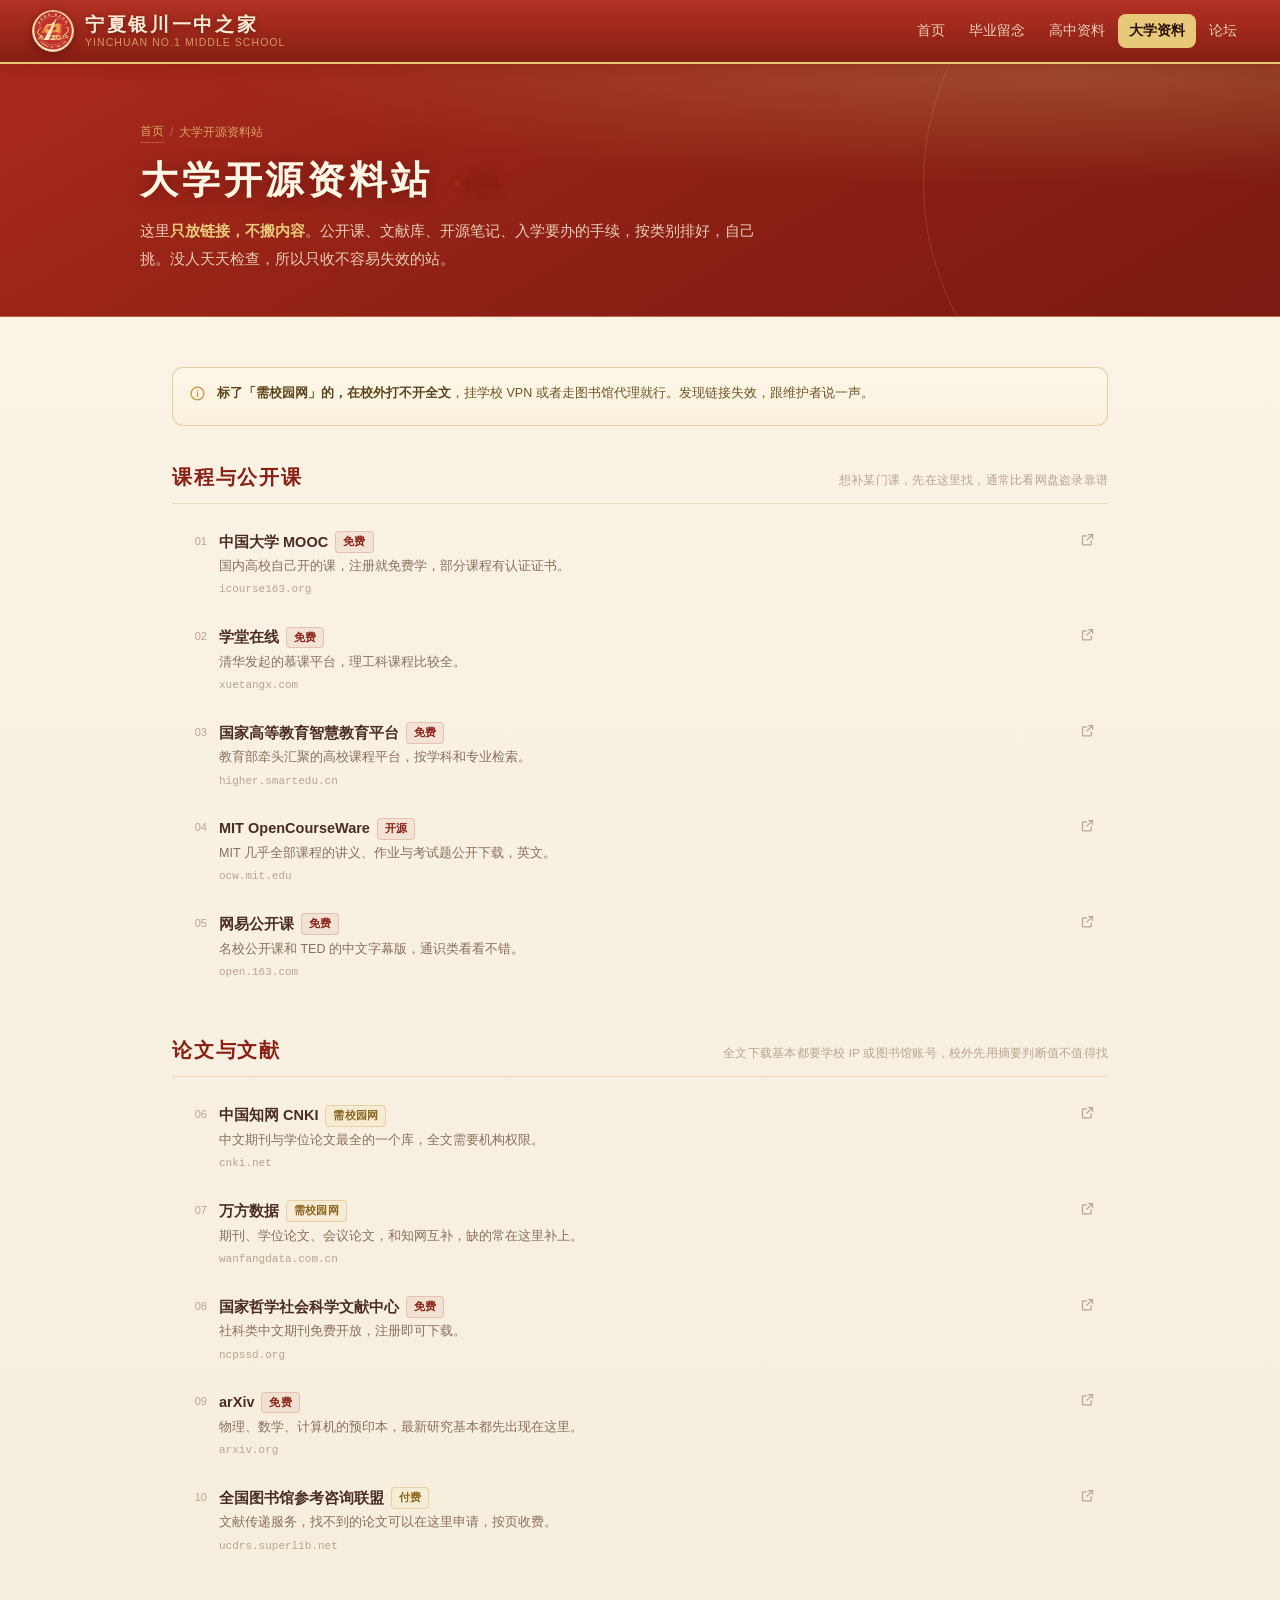
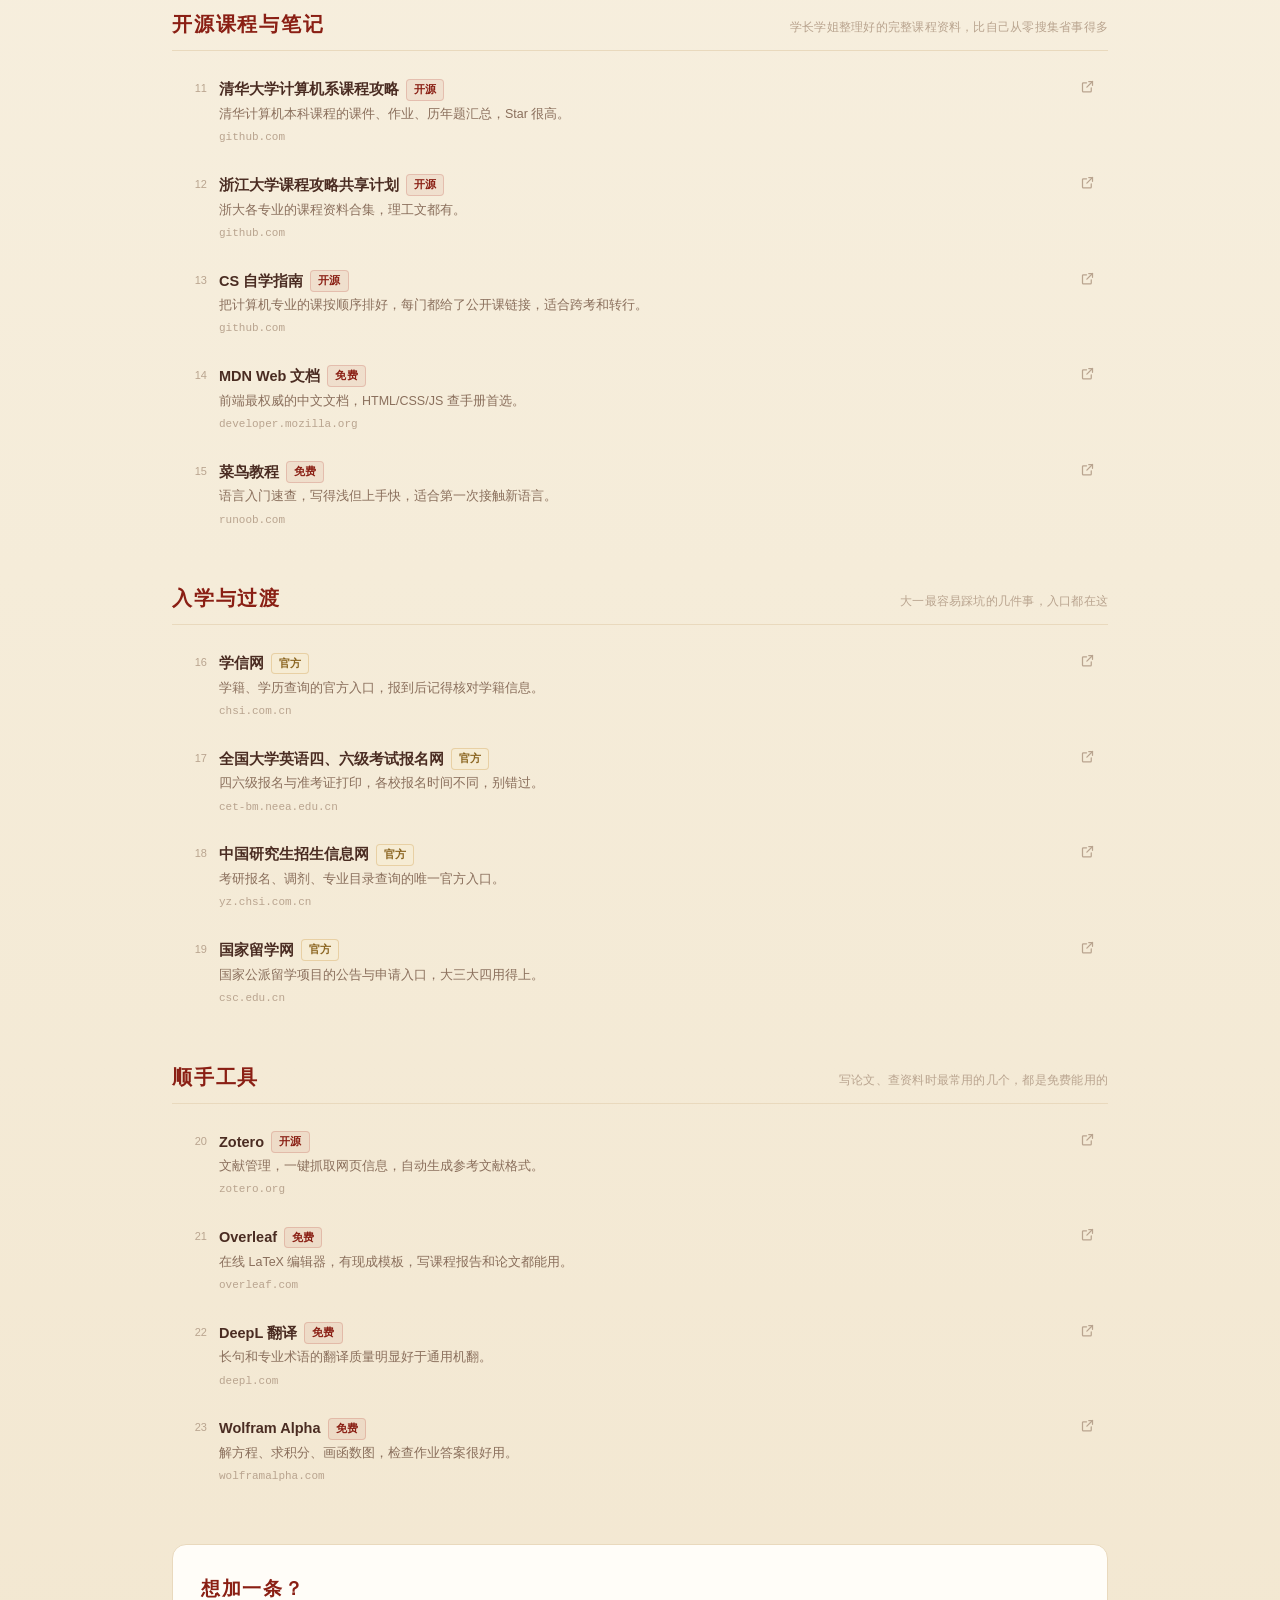
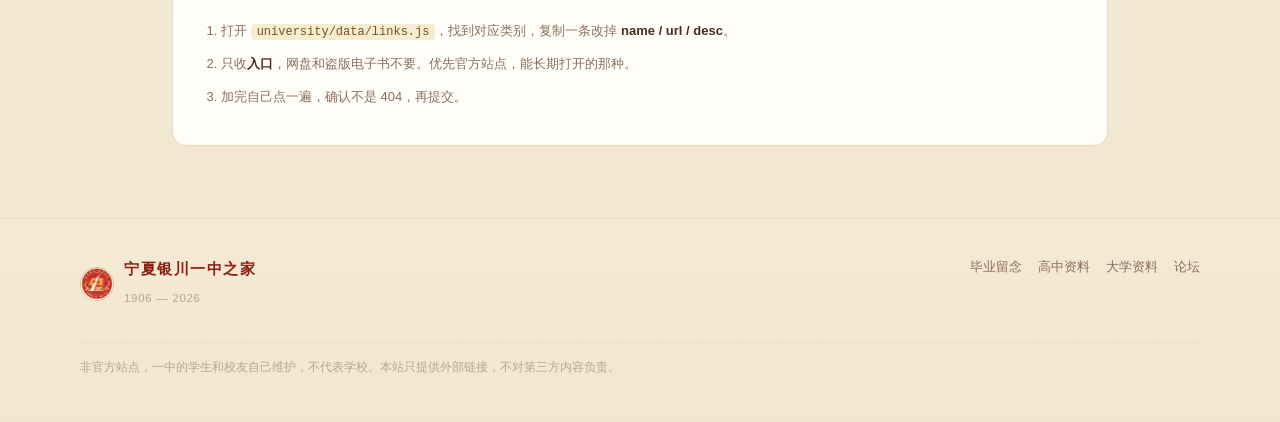
<file: university/index.html>
<!DOCTYPE html>
<html lang="zh-CN">
<head>
<meta charset="utf-8">
<meta name="viewport" content="width=device-width, initial-scale=1, viewport-fit=cover">
<meta name="theme-color" content="#a9291c">
<meta name="description" content="大学开源资料站：课程、文献、开源笔记、入学过渡与常用工具的入口目录。只给链接，不搬内容。">
<title>大学开源资料站 · 宁夏银川一中之家</title>
<link rel="icon" href="../assets/emblem.png">
<link rel="stylesheet" href="../assets/portal.css">
<link rel="stylesheet" href="../assets/subpage.css">
</head>
<body>

<header class="top">
  <a class="brand" href="../">
    <img class="brand-mark" src="../assets/emblem.png" alt="" width="42" height="42" decoding="async" fetchpriority="high">
    <span class="brand-text">
      <b>宁夏银川一中之家</b>
      <i>Yinchuan No.1 Middle School</i>
    </span>
  </a>
  <nav class="top-nav" aria-label="主导航">
    <a href="../">首页</a>
    <a href="../memory/">毕业留念</a>
    <a href="../highschool/">高中资料</a>
    <a href="./" aria-current="page">大学资料</a>
    <a href="../forum/" data-forum>论坛</a>
  </nav>
</header>

<section class="page-head">
  <div class="page-head-inner">
    <div class="crumb"><a href="../">首页</a><span>/</span>大学开源资料站</div>
    <h1>大学开源资料站 <span class="chip chip-live">已上线</span></h1>
    <p>
      这里<b>只放链接，不搬内容</b>。公开课、文献库、开源笔记、入学要办的手续，按类别排好，自己挑。没人天天检查，所以只收不容易失效的站。
    </p>
  </div>
</section>

<main class="wrap">

  <div class="notice">
    <span class="notice-ico" aria-hidden="true">
      <svg viewBox="0 0 24 24" fill="none" stroke="currentColor" stroke-width="1.8" stroke-linecap="round" stroke-linejoin="round"><circle cx="12" cy="12" r="9"/><path d="M12 11v5"/><path d="M12 7.6v.6"/></svg>
    </span>
    <p>
      <b>标了「需校园网」的，在校外打不开全文</b>，挂学校 VPN 或者走图书馆代理就行。发现链接失效，跟维护者说一声。
    </p>
  </div>

  <div id="groups"></div>

  <section class="howto">
    <h2>想加一条？</h2>
    <ol>
      <li>打开 <code>university/data/links.js</code>，找到对应类别，复制一条改掉 <b>name / url / desc</b>。</li>
      <li>只收<b>入口</b>，网盘和盗版电子书不要。优先官方站点，能长期打开的那种。</li>
      <li>加完自己点一遍，确认不是 404，再提交。</li>
    </ol>
  </section>

</main>

<footer>
  <div class="foot-inner">
    <div class="foot-brand">
      <img src="../assets/emblem.png" alt="" width="34" height="34" loading="lazy" decoding="async">
      <div>
        <b>宁夏银川一中之家</b>
        <span>1906 — 2026</span>
      </div>
    </div>
    <div class="foot-links">
      <a href="../memory/">毕业留念</a>
      <a href="../highschool/">高中资料</a>
      <a href="./">大学资料</a>
      <a href="../forum/">论坛</a>
    </div>
    <p class="foot-note">
      非官方站点，一中的学生和校友自己维护，不代表学校。本站只提供外部链接，不对第三方内容负责。
    </p>
  </div>
</footer>

<script src="../assets/site.config.js"></script>
<script src="data/links.js"></script>
<script>
(function(){
  /* 论坛入口跟随配置 */
  var cfg = window.YCYEZ || {};
  if (cfg.forumUrl) {
    document.querySelectorAll("[data-forum]").forEach(function(a){
      a.href = cfg.forumUrl; a.target = "_blank"; a.rel = "noopener";
    });
  }

  var DATA = window.YCYEZ_LINKS || [];
  var box = document.getElementById("groups");
  var n = 0;

  function esc(s){
    return String(s == null ? "" : s).replace(/[&<>"']/g, function(c){
      return {"&":"&amp;","<":"&lt;",">":"&gt;",'"':"&quot;","'":"&#39;"}[c];
    });
  }
  function host(u){
    try { return new URL(u).hostname.replace(/^www\./, ""); }
    catch (e) { return ""; }
  }

  if (!DATA.length) {
    box.innerHTML =
      '<div class="empty"><h2>还没有收录</h2>' +
      '<p>清单文件是空的，先按下面「想加一条」的方法补几条再刷新。</p></div>';
    return;
  }

  var html = "";
  DATA.forEach(function(g){
    var items = g.items || [];
    if (!items.length) return;

    html += '<section class="grp"><div class="grp-head">' +
            '<h2>' + esc(g.group) + '</h2>' +
            (g.note ? '<em>' + esc(g.note) + '</em>' : '') +
            '</div><div class="links">';

    items.forEach(function(it){
      n += 1;
      var tag = it.tag
        ? '<span class="tag' + (it.tag === "免费" || it.tag === "开源" ? " t-free" : "") + '">' + esc(it.tag) + '</span>'
        : "";
      html += '<a class="link-row" href="' + esc(it.url) + '" target="_blank" rel="noopener noreferrer">' +
                '<span class="link-no">' + (n < 10 ? "0" + n : n) + '</span>' +
                '<span class="link-body">' +
                  '<span class="link-name">' + esc(it.name) + tag + '</span>' +
                  (it.desc ? '<span class="link-desc">' + esc(it.desc) + '</span>' : '') +
                  '<span class="link-host">' + esc(host(it.url)) + '</span>' +
                '</span>' +
                '<span class="link-go" aria-hidden="true">' +
                  '<svg viewBox="0 0 24 24" fill="none" stroke="currentColor" stroke-width="2" stroke-linecap="round" stroke-linejoin="round">' +
                  '<path d="M14 4h6v6"/><path d="M20 4 11 13"/><path d="M18 14v5a1.5 1.5 0 0 1-1.5 1.5H5.5A1.5 1.5 0 0 1 4 19V7.5A1.5 1.5 0 0 1 5.5 6h5"/></svg>' +
                '</span>' +
              '</a>';
    });

    html += '</div></section>';
  });

  box.innerHTML = html;
})();
</script>
</body>
</html>
</file>
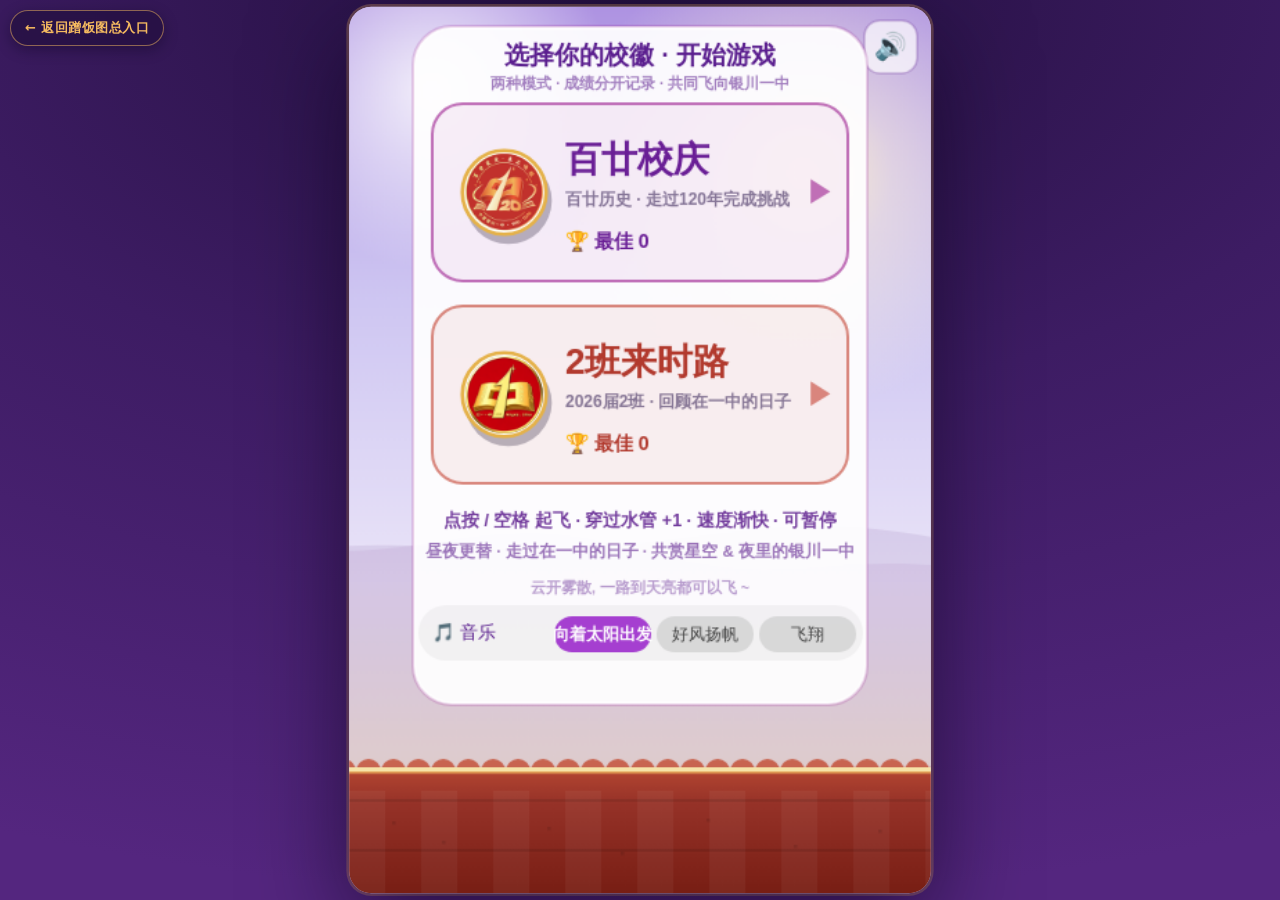
<file: memory/game/index.html>
<!DOCTYPE html>

<html lang="zh-CN"><head><meta http-equiv="Content-Type" content="text/html; charset=UTF-8">

<meta name="viewport" content="width=device-width, initial-scale=1.0, maximum-scale=1.0, user-scalable=no, viewport-fit=cover">

<meta name="description" content="一中人会飞 - Flappy Bird 风格的宁夏银川一中校徽小游戏。校徽躲避水管,满20分夜访二校门,速度越来越快!">

<meta name="theme-color" content="#241040">

<meta name="robots" content="noindex,nofollow">

<title>宁夏银川一中 · 百廿校庆</title>

<link rel="icon" href="No.1middleschool.jpg" type="jpg">

<style>
  * { margin:0; padding:0; box-sizing:border-box; -webkit-tap-highlight-color:transparent; }
  html,body { width:100%; height:100%; overflow:hidden; background:
    radial-gradient(130% 100% at 50% 0%, #241040 0%, #3d1c63 46%, #54267f 100%);
    -webkit-user-select:none; user-select:none; }
  body { display:flex; align-items:center; justify-content:center; font-family:'PingFang SC','Microsoft YaHei',system-ui,sans-serif; }
  #stage { position:relative; }
  canvas { display:block; border-radius:16px; box-shadow:0 24px 70px rgba(10,2,25,.6), 0 0 0 2px rgba(246,187,96,.28);
           touch-action:none; user-select:none; -webkit-user-select:none; background:#c9c0ea; }
  /* 返回「蹭饭图总入口」的悬浮入口（画布外的 HTML 元素，不影响 game 输入） */
  #back-home {
    position:fixed; z-index:20; left:calc(10px + env(safe-area-inset-left));
    top:calc(10px + env(safe-area-inset-top));
    display:inline-flex; align-items:center; gap:6px;
    padding:8px 14px; border-radius:999px; text-decoration:none;
    font-size:13px; font-weight:600; letter-spacing:.5px;
    color:#F6BB60; background:rgba(36,16,64,.72);
    border:1px solid rgba(246,187,96,.5); backdrop-filter:blur(6px);
    box-shadow:0 4px 14px rgba(10,2,25,.35); touch-action:manipulation;
    transition:background .15s, transform .15s;
  }
  #back-home:hover, #back-home:active { background:rgba(84,38,127,.9); transform:translateX(-2px); }
</style>

<script>window.__HAS_OWN_BGM__ = true;</script>
<script src="thu_data.js"></script>
<script src="xinya_data.js"></script>

</head>

<body>
  <a id="back-home" href="../index.html">← 返回蹭饭图总入口</a>
  <div id="stage"><canvas id="game" width="840" height="1280" style="width: 420px; height: 640px;"></canvas></div>

<script>
(function(){
'use strict';

/* ---------- 基础 ---------- */
const W=420, H=640;
const canvas=document.getElementById('game');
const ctx=canvas.getContext('2d');

/* ---------- 高清渲染 ---------- */
let R=0;
const skyCache={t:-1,g:null};   // 天空渐变缓存: 夜色不变时不必每帧重建(画布重建后置空)
function applyResolution(){
  const dpr=Math.max(1, Math.min(2.5, (window.devicePixelRatio||1)));   // 上限2.5: 保清晰且省帧
  const pw=Math.round(W*dpr), ph=Math.round(H*dpr);
  if(R===dpr && canvas.width===pw && canvas.height===ph) return;   // 尺寸没变就跳过: 重设画布会清屏并重置上下文
  R=dpr;
  canvas.width=pw;
  canvas.height=ph;
  ctx.setTransform(R,0,0,R,0,0);
  skyCache.g=null;
}

/* 自适应缩放: 精确适配手机/电脑, 绝不缩小过度 */
const stage=document.getElementById('stage');
function fit(){
  const s=Math.min(window.innerWidth/W, window.innerHeight/H)*0.985;
  canvas.style.width=W+'px';
  canvas.style.height=H+'px';
  stage.style.transform='scale('+s+')';
}
/* resize / orientationchange 会连续触发, 合并到一帧处理, 避免反复重建画布 */
let layoutPending=false;
function relayout(){
  if(layoutPending) return;
  layoutPending=true;
  requestAnimationFrame(function(){ layoutPending=false; fit(); applyResolution(); });
}
window.addEventListener('resize',relayout);
window.addEventListener('orientationchange',function(){ setTimeout(relayout,120); });
fit(); applyResolution();

/* 校徽图片 / 玩家头像球 / 背景图片 */
const logo=new Image();
logo.src='xiaoqing.png';
const avatar=new Image();
avatar.src='banhui.png';

/* 两张背景图（书雕 / 校园夜色）共约 155KB。不在解析期就要，等首帧和菜单出来
   再加载：drawBackGround() 在图片没加载完时直接返回，图到了会自己淡入，
   所以先看到的是天空和远山，随后景物浮现——比原来白等 1MB 更顺。 */
const featureDay=new Image();
const featureNight=new Image();
function loadFeatureArt(){
  if(featureDay.src) return;
  featureDay.src='feature_day.webp';
  featureNight.src='feature_night.webp';
}
addEventListener('load', function(){
  if('requestIdleCallback' in window) requestIdleCallback(loadFeatureArt,{timeout:2000});
  else setTimeout(loadFeatureArt, 400);
});
//玩家头像球
function ballImage(){
  if(avatar.complete && avatar.naturalWidth>0) return avatar;
  return logo;
}

/* ---------- 常量 ---------- */
const GRAVITY=800;                          // 重力加速度
const FLAP_BASE=240, MAX_FALL=840;          // 起跳速度 / 最大下落速度
const GROUND_H=90, GROUND_Y=H-GROUND_H;
const BX=126, R_BIRD=28;                    // 校徽球水平位置 / 视觉半径
const HIT_R=26;                             // 判定半径 = 视觉半径的 9/10 (更宽容一点)
const PIPE_W=68, PIPE_GAP0=226, PIPE_GAP_MIN=10, PIPE_SPEED0=110, PIPE_SPEED_MAX=240;
const PIPE_SPACING=240;                     // 柱子间距
const DAY_LENGTH=5;                         // 白日长度, 昼夜交替周期 = DAY_LENGTH*2
const NIGHT_FADE_SPEED=0.8;                 // 昼夜渐变速度(每秒)
const EGG_SCORE=120;                        // 彩蛋阈值
const VICTORY_SCORE=120;                    // 百廿通关分数
const NOTICE_DURATION=3;                    // 提示文字停留秒数
// 从外部加载数据，计算最大有效索引
const MAX_THU_INDEX = (typeof thuData !== 'undefined' && thuData) ? thuData.length - 1 : -1;
const MAX_XINYA_INDEX = (typeof xinyaData !== 'undefined' && xinyaData) ? xinyaData.length - 1 : -1;
const XINYA_TRANSITION_DURATION = 4;    // 显示时长（秒）
const XINYA_TRANSITION_MSG = '🎉 锐意其新  茹涵其雅\n道阻且长殊未怯\n但守初心作北辰\n接下来继续飞翔吧！';

/* ---------- 状态 ---------- */
let state='menu';                 // menu | play | over
let paused = false;               // 暂停标志
let birdY=300, vy=0, angle=0, bob=0;
let score=0, flash=0;
let pipes=[], dist=0, groundX=0;
let clouds=[], parts=[];
let deadT=0, newBest=false, muted=false;
let night=false, nightAmt=0;      // 夜间开关 / 渐变进度(仅背景变化, 无字幕无弹窗)
let eggActive=false;              // 彩蛋是否已点亮(点亮后本局一直显示)
let eggPending=true;              // 彩蛋是否还没拿到
let pipeIndex=0;                  // 已生成的柱子数量(从0开始)
let mode='thu';                   // 'thu' 清华人会飞 | 'xinya' 新雅人会飞
let bestThu=+(localStorage.getItem('thu_best')||0);
let bestXy=+(localStorage.getItem('xinya_best')||0);
let best=bestThu, history=[];
let notification=null;            // 当前显示的提示文字 { text, timer }
let xinyaTransition=false;        // 是否处于过渡状态
let xinyaTransitionTimer=0;       // 过渡计时器

/* 成绩分模式各存一份, key 由当前模式决定 */
function histKey(){ return mode==='xinya' ? 'xinya_hist' : 'thu_hist'; }
function bestKey(){ return mode==='xinya' ? 'xinya_best' : 'thu_best'; }
function readHistory(key){
  try{ const h=JSON.parse(localStorage.getItem(key)||'[]'); return Array.isArray(h)?h:[]; }
  catch(e){ return []; }
}
function applyMode(m){
  mode=(m==='xinya') ? 'xinya' : 'thu';
  best= mode==='xinya' ? bestXy : bestThu;
  history=readHistory(histKey());
}
function modeTitle(){ return mode==='xinya' ? '2班人会飞' : '一中人会飞'; }
history=readHistory(histKey());
/* 音乐开关与地图主页共用一份偏好（localStorage: bgm_on）：
   1 = 开、0 = 关；读不到时回退到游戏自己的 thu_mute 键 */
(function(){
  var shared = localStorage.getItem('bgm_on');
  if (shared === '0') muted = true;
  else if (shared === '1') muted = false;
  else if (localStorage.getItem('thu_mute') === '1') muted = true;
})();

/* 星星(夜间) */
let stars=[];
(function(){ for(let i=0;i<80;i++){ stars.push({x:Math.random()*W, y:Math.random()*GROUND_Y*.62, r:.6+Math.random()*1.5, ph:Math.random()*7}); } })();

/* ---------- 音频 ---------- */
let AC=null;
function ac(){ if(!AC){ try{ AC=new (window.AudioContext||window.webkitAudioContext)(); }catch(e){} } if(AC&&AC.state==='suspended')AC.resume(); return AC; }

/* ---------- 多曲背景音乐系统（手动选择 + 循环播放） ---------- */
// 1. 配置你的音乐列表（文件名按实际修改）
const bgmTracks = ['xiaoge_converted_audio.mp3', 'xiaoge_haofengyangfan_converted_audio.mp3', 'xiaoge_feixiang_converted_audio.mp3'];
// 2. 给每首歌起个显示名称（方便菜单展示）
const bgmNames = ['向着太阳出发', '好风扬帆', '飞翔']; 
const BGM_BAR_Y = 440;                                   // 菜单里音乐按钮的 Y 坐标
function bgmButtonRect(i){ return { x:W/2-62+i*74, y:BGM_BAR_Y, w:70, h:26 }; }   // 绘制与点击共用同一份几何

/* 站点 BGM 里还有第 4 首「夜空中最亮的星」（assets/bgm.js），小游戏里选不到：
   进来时如果正在放它，就接着放，同时三个歌名按钮都不高亮（selectedBgmIndex = -1）。 */
const SITE_STAR_BGM = 'Star_converted_audio.mp3';
const SITE_STAR_INDEX = 3;                       // 与 assets/bgm.js 里 bgm_track 的取值一致

/* 当前选中曲目：优先沿用地图主页里选过的同一首（localStorage: bgm_track，与主页共用） */
let selectedBgmIndex = (function(){
  const v = parseInt(localStorage.getItem('bgm_track'), 10);
  if (v === SITE_STAR_INDEX) return -1;             // 站点在放「夜空中最亮的星」→ 三首都不选
  return (v >= 0 && v < bgmTracks.length) ? v : 0;  // 没选过或索引越界 → 第一首
})();
const XINYA_SPECIAL_BGM = SITE_STAR_BGM;
const XINYA_MUSIC_SWITCH_INDEX = MAX_XINYA_INDEX-15;            // 通过n柱子时切换
let xinyaMusicSwitched = false;                  // 是否已切换到特殊音乐
const bgm = new Audio();
bgm.volume = 0.3;                  // 音量 0~1

/* ---------- 从上一页接着放 ----------
   assets/bgm.js 在离开页面时把 { i: 第几首, t: 播到第几秒, playing, d } 写进
   sessionStorage.bgm_pos；这里读回来，进小游戏时就能接着放，而不是从头开始。 */
const bgmResume = (function(){
  try {
    const p = JSON.parse(sessionStorage.getItem('bgm_pos') || 'null');
    if (!p || !p.playing) return null;
    if (Date.now() - (p.d || 0) > 30*60*1000) return null;   // 超过半小时就不续了
    return p;
  } catch(e){ return null; }
})();
/* 这一首的续播位置；不是同一首就返回 0 */
function resumePosFor(i){
  if (!bgmResume || bgmResume.i !== i) return 0;
  return bgmResume.t > 0.5 ? bgmResume.t : 0;
}
/* 元数据到手后才能写 currentTime */
function seekBgm(t){
  if (!(t > 0)) return;
  var once = function(){
    bgm.removeEventListener('loadedmetadata', once);
    try { bgm.currentTime = Math.max(0, Math.min(t, (bgm.duration || t) - 0.3)); } catch(e){}
  };
  bgm.addEventListener('loadedmetadata', once);
}

// 核心播放函数：读取当前选中的索引，循环播放
function playBGM() {
    if (selectedBgmIndex < 0) { playStarBGM(); return; }   // 站点在放「夜空中最亮的星」→ 接着放这首
    if (!bgmTracks.length) return;
    if (selectedBgmIndex >= bgmTracks.length) selectedBgmIndex = 0;  // 防止索引越界
    playSelectedBGM();
}

/* 播放站点那首「夜空中最亮的星」（小游戏里选不到，但进来时如果正在放就接着放） */
function playStarBGM() {
  if (muted) return;
  /* 同一首已经挂上就别重设 src —— 重设会把播放位置清零 */
  if (bgm.src.indexOf(SITE_STAR_BGM) < 0) {
    bgm.src = SITE_STAR_BGM;
    bgm.loop = true;
    seekBgm(resumePosFor(SITE_STAR_INDEX));
  }
  bgm.play().catch(function () { });
}
function stopBGM() {
    bgm.pause();
    /* 不归零：这一局结束时停在哪儿，下一局就从哪儿接着放（跨局连续）。
       想恢复「每局从头播」，把下面一行注释掉的那句放回来即可。 */
    // bgm.currentTime = 0;
    // 【注意】不重置 selectedBgmIndex，保留用户选择
}
function playSpecialBGM() {
  if (muted) return;
  bgm.pause();
  bgm.src = XINYA_SPECIAL_BGM;
  bgm.loop = true;
  bgm.play().catch(() => {});
}

//音效
function tone(f0,f1,dur,type,vol){            
  if(muted) return; const a=ac(); if(!a) return;
  const t=a.currentTime, o=a.createOscillator(), g=a.createGain();
  o.type=type||'sine';
  o.frequency.setValueAtTime(f0,t);
  o.frequency.exponentialRampToValueAtTime(Math.max(f1,1),t+dur);
  g.gain.setValueAtTime(vol||.15,t);
  g.gain.exponentialRampToValueAtTime(.0001,t+dur);
  o.connect(g).connect(a.destination); o.start(t); o.stop(t+dur+.02);
}
function sfxFlap(){ tone(300,640,.13,'triangle',.11); }
function sfxPoint(){ tone(880,880,.08,'sine',.12); setTimeout(function(){tone(1318,1318,.15,'sine',.10);},70); }
function sfxHit(){ tone(210,55,.38,'sawtooth',.20); }
function sfxNew(){ [660,880,1108,1318].forEach(function(f,i){ setTimeout(function(){tone(f,f,.18,'triangle',.12);},i*90); }); }

/* ---------- 音效与暂停按钮 ---------- */
const muteRect={x:W-48,y:10,w:38,h:38};
const pauseRect = { x: 10, y: 10, w: 38, h: 38 };   // 左上角

/* ---------- 难度: 间隙有下限, 速度有上限 ---------- */
function pipeGap(){ return Math.max(PIPE_GAP_MIN, PIPE_GAP0 - 8*Math.floor(score/4)); }
function pipeSpeed(){ return Math.min(PIPE_SPEED_MAX, PIPE_SPEED0 + score*4.2); }

/* ---------- 柱子 ---------- */
const PIPE_MARGIN=88, PIPE_SPAWN_X=W+50;
// 按当前模式取出第 index 根柱子要显示的数据(年份 / 日期 / 提示语)
function pipeDataAt(index){
  if(mode==='thu'){
    const item=(index>=0 && index<=MAX_THU_INDEX) ? thuData[index] : null;
    return { year:item?item.year:null, dateData:null, msg:item?item.msg||null:null, isFirst:index===0 };
  }
  const item=(index>=0 && index<=MAX_XINYA_INDEX) ? xinyaData[index] : null;
  return { year:null, dateData:item?item.date:null, msg:item?item.msg||null:null, isFirst:false };
}
// 造一根柱子: 随机高度 + 该位置对应的校史数据, 每造一根 pipeIndex 前进一格
function makePipe(x){
  const gap=pipeGap();
  const d=pipeDataAt(pipeIndex);
  const cy=PIPE_MARGIN+gap/2+Math.random()*(GROUND_Y-gap-2*PIPE_MARGIN);
  const p={
    x:x, cy:cy, gap:gap, speed:pipeSpeed(), passed:false, index:pipeIndex,
    year:d.year, dateData:d.dateData, msg:d.msg, isFirst:d.isFirst
  };
  pipeIndex++;
  return p;
}
function spawnPipe(){ pipes.push(makePipe(PIPE_SPAWN_X)); }
function resetPipes(){
  pipes=[]; pipeIndex=0;
  for(let i=0;i<3;i++) pipes.push(makePipe(PIPE_SPAWN_X+i*PIPE_SPACING));
}

/* ---------- 粒子 ---------- */
function burst(x,y,n,cols){
  for(let i=0;i<n;i++){
    const a=Math.random()*Math.PI*2, sp=50+Math.random()*260;
    parts.push({x:x,y:y,vx:Math.cos(a)*sp,vy:Math.sin(a)*sp-70,life:.35+Math.random()*.4,t:0,
                r:1.5+Math.random()*3, col:cols[i%cols.length]});
  }
}

/* ---------- 工具 ---------- */
function rr(x,y,w,h,r){
  r=Math.min(r,w/2,h/2);
  ctx.beginPath();
  ctx.moveTo(x+r,y); ctx.arcTo(x+w,y,x+w,y+h,r); ctx.arcTo(x+w,y+h,x,y+h,r);
  ctx.arcTo(x,y+h,x,y,r); ctx.arcTo(x,y,x+w,y,r); ctx.closePath();
}
function text(str,x,y,size,color,align,bold){
  ctx.font=(bold?'700 ':'600 ')+size+'px "PingFang SC","Microsoft YaHei",sans-serif';
  ctx.textAlign=align||'center'; ctx.textBaseline='middle';
  ctx.fillStyle=color; ctx.fillText(str,x,y);
}
function outlineText(str,x,y,size,color,line,align,bold){
  ctx.font=(bold?'800 ':'700 ')+size+'px "PingFang SC","Microsoft YaHei",sans-serif';
  ctx.textAlign=align||'center'; ctx.textBaseline='middle';
  ctx.lineWidth=Math.max(3,size/8); ctx.strokeStyle=line; ctx.lineJoin='round';
  ctx.strokeText(str,x,y); ctx.fillStyle=color; ctx.fillText(str,x,y);
}

/* ---------- 游戏控制 ---------- */
function flap(){ vy=-FLAP_BASE; sfxFlap(); }
function showNotice(msg,dur){
  if(!msg) return;
  notification={ text:msg, timer:dur||NOTICE_DURATION };
}
function startGame(m){
  applyMode(m);
  score=0; birdY=300; vy=0; angle=0; flash=0; newBest=false; bob=0;
  night=false; nightAmt=0; eggActive=false; eggPending=true;
  paused=false; xinyaTransition=false; xinyaMusicSwitched=false;
  resetPipes(); parts=[]; state='play'; deadT=0; notification=null;
  // 教师节专属祝福（仅9月10日显示）
  const today=new Date();
  if(today.getMonth()===8 && today.getDate()===10){
    showNotice('教师节快乐！\n感谢恩师教导\n您辛苦了！');
  }
  playBGM();
}
function gameOver(){
  state='over'; deadT=0; sfxHit();
  burst(BX,birdY,24,['#F6BB60','#ffffff','#d9a6f2']);
  try{
    history.unshift({s:score,t:Date.now()}); history=history.slice(0,8);
    localStorage.setItem(histKey(), JSON.stringify(history));
    if(score>best){
      best=score; newBest=true;
      if(mode==='xinya') bestXy=score; else bestThu=score;
      localStorage.setItem(bestKey(), best);
      setTimeout(sfxNew,150);
    }
  }catch(e){}
  notification=null;
  stopBGM();
}
function victory(){
  state = 'victory';
  // 播放胜利音效（可用 sfxNew 或自定义）
  sfxNew(); // 或定义 sfxVictory
  // 大量庆祝粒子
  for (let k = 0; k < 6; k++) {
    setTimeout(function() {
      burst(60 + Math.random()*300, 80 + Math.random()*200, 30,
            ['#FFD700','#FF6B6B','#4ECDC4','#FFE66D','#A8E6CF','#FF8A5C']);
    }, k * 120);
  }
  notification = null;
  stopBGM();
}

/* ---------- 输入 ---------- */
const cardThu={x:60,y:70,w:300,h:128};
const cardXy ={x:60,y:216,w:300,h:128};
function inRect(x,y,r){ return x>=r.x && x<=r.x+r.w && y>=r.y && y<=r.y+r.h; }
function cardAt(x,y){
  if(inRect(x,y,cardThu)) return 'thu';
  if(inRect(x,y,cardXy)) return 'xinya';
  return null;
}
function toggleMute(){
  muted=!muted;
  // 两个键都写：thu_mute 保留旧兼容，bgm_on 与地图主页共享
  localStorage.setItem('thu_mute', muted?'1':'0');
  localStorage.setItem('bgm_on', muted?'0':'1');
  if(muted) bgm.pause();                        // 静音 → 暂停音乐
  else bgm.play().catch(()=>{});                // 取消静音：接着放（没挂 src 时会被拒绝，忽略即可）
}
function playSelectedBGM(){
  if(muted) return;
  var want = bgmTracks[selectedBgmIndex];
  /* 同一首已经挂上就别重设 src —— 重设会把播放位置清零，切页面过来就接不上了 */
  if (bgm.src.indexOf(want) < 0) {
    bgm.src = want;
    bgm.loop = true;
    seekBgm(resumePosFor(selectedBgmIndex));
  }
  bgm.play().catch(()=>{});
}
function handleDown(x,y){
  // 1. 静音按钮(任何状态都能点)
  if(inRect(x,y,muteRect)){ toggleMute(); return; }
  // 2. 暂停按钮(仅游戏中)
  if(state==='play' && !xinyaTransition && inRect(x,y,pauseRect)){ paused=!paused; return; }
  // 3. 菜单: 模式卡片 / 音乐按钮
  if(state==='menu'){
    const m=cardAt(x,y);
    if(m){ startGame(m); return; }
    for(let i=0;i<bgmTracks.length;i++){
      if(inRect(x,y,bgmButtonRect(i))){
        selectedBgmIndex=i;
        localStorage.setItem('bgm_track', String(i));   // 与地图主页共用同一份选择
        playSelectedBGM();
        return;
      }
    }
    return;   // 菜单空白处无反应
  }
  // 4. 飞行中: 点哪儿都是起飞(过渡黑屏期间不响应)
  if(state==='play'){ if(!xinyaTransition) flap(); return; }
  if(state==='over'){
    if(deadT<=0.55) return;
    const sy=overMenuButtonY();   // 「换个模式」小按钮
    if(x>=W/2-95 && x<=W/2+95 && y>=sy && y<=sy+22){ state='menu'; return; }
    startGame(mode);              // 再飞一次(同模式)
    return;
  }
  if(state==='victory') state='menu';
}
function overMenuButtonY(){ return newBest ? 418 : 384; }
canvas.addEventListener('pointerdown',function(e){
  ac();
  const r=canvas.getBoundingClientRect();
  const x=(e.clientX-r.left)*W/r.width, y=(e.clientY-r.top)*H/r.height;
  handleDown(x,y);
});
canvas.addEventListener('contextmenu',function(e){ e.preventDefault(); });
window.addEventListener('keydown',function(e){
  if(e.code==='Space'||e.code==='ArrowUp'||e.code==='KeyW'){
    e.preventDefault(); ac();
    if(state==='menu') startGame(mode);      // 空格默认进入当前高亮模式
    else handleDown(-1,-1);
  }
});

/* 离开小游戏时把「第几首 + 播到第几秒」记进 sessionStorage，
   回到主页能接着放（格式与 assets/bgm.js 的 bgm_pos 一致） */
window.addEventListener('pagehide',function(){
  try{
    if(!bgm.src) return;
    sessionStorage.setItem('bgm_pos', JSON.stringify({
      i: selectedBgmIndex < 0 ? SITE_STAR_INDEX : selectedBgmIndex,
      t: bgm.currentTime || 0,
      playing: !bgm.paused && !bgm.ended && !muted,
      d: Date.now()
    }));
  }catch(e){}
});

/* ---------- 进小游戏就接着放上一页的音乐 ----------
   浏览器可能拦下自动播放，被拦就等第一次点按再放（不会打断游戏）。 */
if (!muted && bgmResume) {
  playBGM();
  var resumeRetry = function(){
    ['pointerdown','keydown','touchstart'].forEach(function(ev){ document.removeEventListener(ev, resumeRetry); });
    if (!muted && bgm.paused) playBGM();
  };
  ['pointerdown','keydown','touchstart'].forEach(function(ev){
    document.addEventListener(ev, resumeRetry, { passive: true });
  });
}

/* ---------- 物理(250Hz 子步) ---------- */
let last=performance.now(), acc=0;
const STEP=1/240;
function tick(dt){
  if (paused) return;
  // 处理过渡状态（黑屏计时）
  if (xinyaTransition) {
    xinyaTransitionTimer -= dt;
    if (xinyaTransitionTimer <= 0) {
      xinyaTransition = false;
    }
    return;   // 过渡期间暂停所有物理更新
  }
  // 更新通知
  if (notification) {
    notification.timer -= dt;
    if (notification.timer <= 0) {
      notification = null;
    }
  }
  if(state==='play'){
    vy=Math.min(MAX_FALL, vy+GRAVITY*dt);
    birdY+=vy*dt;
    if(birdY-R_BIRD<2){ birdY=R_BIRD+2; if(vy<0)vy*=-0.35; }
    const sp=pipeSpeed();
    for(let i=0;i<pipes.length;i++){
      const p=pipes[i];
      p.x-=p.speed*dt;
      if(p.passed || p.x+PIPE_W>=BX-HIT_R) continue;   // 还没穿过这根柱子
      p.passed=true;
      showNotice(p.msg);                               // 柱子上的校史提示(没有则忽略)
      if(p.isFirst) continue;                          // 第一根柱子只提示, 不计分

        // ---------- 正常计分逻辑（仅非第一个柱子执行） ----------
        score++;
        flash=1;
        sfxPoint();
        burst(BX-4,birdY-R_BIRD-6,9,['#F6BB60','#ffffff']);

        // ★ 检测2班模式预设数据是否全部显示完毕
        // 穿过最后一根「有数据」的柱子（序号 = MAX_XINYA_INDEX）就收尾，
        // 否则还会多飞一根没有日期的空白柱子才黑屏。
        if (mode === 'xinya' && score === MAX_XINYA_INDEX && !xinyaTransition) {
          xinyaTransition = true;
          xinyaTransitionTimer = XINYA_TRANSITION_DURATION;
          // 立即退出本次tick，不执行后续逻辑（音效、粒子等）
          return;
        }

        // 昼夜交替: 每 DAY_LENGTH*2 根柱子一轮, 彩蛋之后一直是白天
        night = (score % (DAY_LENGTH*2) >= DAY_LENGTH && score <= EGG_SCORE);

        // 彩蛋判定(每局最多点亮一次)
        if(score >= EGG_SCORE && eggPending){ eggActive = true; eggPending = false; }

        // 胜利判定（百廿模式）
        if (mode === 'thu' && score >= VICTORY_SCORE) {
          victory();
          return;
        }
    }
    while(pipes.length && pipes[0].x<-PIPE_W-70) pipes.shift();
    const lastP=pipes[pipes.length-1];
    if(lastP && lastP.x < W-PIPE_SPACING) spawnPipe();
    dist+=sp*dt; groundX=dist;
    // 上升时喷出的金色尾迹
    if(vy<-120 && Math.random()<0.2){
      parts.push({x:BX+6+Math.random()*10-R_BIRD/2,y:birdY+R_BIRD*.42,
                  vx:-50-Math.random()*50,vy:40+Math.random()*40,
                  life:.3+Math.random()*.12,t:0,r:1.6+Math.random()*2.2,
                  col:Math.random()<.5?'#F6BB60':'#ffffff'});
    }
    
    // 碰撞: 判定半径≈视觉圆环, 且计入管口盖的加宽(盖沿碰到也算死)
    const by=birdY;
    if(birdY+R_BIRD>=GROUND_Y){ birdY=GROUND_Y-R_BIRD; gameOver(); return; }
    for(let i=0;i<pipes.length;i++){
      const p=pipes[i];
      const xOverlap = BX+HIT_R > p.x-7 && BX-HIT_R < p.x+PIPE_W+7;   // 含盖沿
      if(xOverlap){
        const top=p.cy-p.gap/2, bot=p.cy+p.gap/2;
        if(by-HIT_R<top || by+HIT_R>bot){ gameOver(); return; }
      }  
    }
    
    // 旋转: 清华=随速度翘头/俯冲; 新雅=圆球持续顺时针滚动(与点击/升降无关, 角速度=水平速度/半径)
    if(mode==='xinya'){
      angle += dt*Math.min(9.5, (pipeSpeed()/R_BIRD)*1.35);
    } else {
      const target = vy<0 ? -0.44 : Math.min(1.35,(vy/MAX_FALL)*1.55);
      angle += (target-angle)*Math.min(1, dt*9);
    }
  } else if(state==='over'){
    deadT+=dt;
    vy=Math.min(MAX_FALL, vy+GRAVITY*dt*0.82);
    if(birdY<GROUND_Y-R_BIRD){ birdY+=vy*dt; angle+=dt*6.5; if(angle>1.5)angle=1.5; }
    else { birdY=GROUND_Y-R_BIRD; angle=1.5; }
  } else {
    bob=Math.sin(performance.now()/430)*7;
  }
  
  /* 夜间渐变(纯背景过渡) */
  nightAmt+=(night?1:-1)*dt*NIGHT_FADE_SPEED;
  if(nightAmt<0) nightAmt=0; if(nightAmt>1) nightAmt=1;
  for(let i=parts.length-1;i>=0;i--){
    const p=parts[i]; p.t+=dt;
    if(p.t>p.life){ parts.splice(i,1); continue; }
    p.x+=p.vx*dt; p.y+=p.vy*dt; p.vy+=230*dt;
  }
  clouds.forEach(function(c){ c.x-=c.spd*dt; });
  clouds=clouds.filter(function(c){return c.x>-160;});
  if(clouds.length<5&&Math.random()<0.06) clouds.push({x:W+60,y:34+Math.random()*220,s:.6+Math.random()*1.2,a:.45+Math.random()*.4,spd:6+Math.random()*8});
  if(flash>0) flash-=dt*1.5;
}

function frame(now){
  const dt=Math.min(0.05,(now-last)/1000); last=now;
  acc+=dt;
  while(acc>=STEP){ tick(STEP); acc-=STEP; }
  draw();
  requestAnimationFrame(frame);
}

/* ============ 绘制 ============ */
/* 单一场景渲染: 颜色按 nightAmt 插值, 夜间装饰(星/月/门/辉光)按透明度淡入
   —— 绝不双份绘制, 不用昂贵的 shadowBlur */

function mixc(a,b,i,t){ return Math.round(a[i]+(b[i]-a[i])*t); }
function C3(a,b,t){ return 'rgb('+mixc(a,b,0,t)+','+mixc(a,b,1,t)+','+mixc(a,b,2,t)+')'; }
function C4(a,b,t){ return 'rgba('+mixc(a,b,0,t)+','+mixc(a,b,1,t)+','+mixc(a,b,2,t)+','+(a[3]+(b[3]-a[3])*t).toFixed(3)+')'; }

const SKY_DAY  =[[174,147,226],[206,198,242],[234,228,248],[246,236,216],[247,221,180]];
const SKY_NIGHT=[[7,11,38],[19,27,66],[46,44,94],[78,60,118],[95,70,128]];
const SKY_STOPS=[0,.33,.65,.86,1];
/* 天空渐变只跟夜色有关, 直接复用; 夜色变化超过 0.004 才重建 */
function skyGradient(t){
  if(!skyCache.g || Math.abs(skyCache.t-t)>0.004){
    const g=ctx.createLinearGradient(0,0,0,H);
    for(let i=0;i<SKY_STOPS.length;i++) g.addColorStop(SKY_STOPS[i],C3(SKY_DAY[i],SKY_NIGHT[i],t));
    skyCache.t=t; skyCache.g=g;
  }
  return skyCache.g;
}
function drawSky(){
  const t=nightAmt;
  ctx.fillStyle=skyGradient(t); ctx.fillRect(0,0,W,H);
  // 太阳光晕(白天)→ 减弱
  if(t<1){
    ctx.globalAlpha=1-t;
    let sun=ctx.createRadialGradient(W*.78,120,8,W*.78,120,170);
    sun.addColorStop(0,'rgba(255,240,200,.95)'); sun.addColorStop(.35,'rgba(255,244,220,.5)'); sun.addColorStop(1,'rgba(255,244,220,0)');
    ctx.fillStyle=sun; ctx.fillRect(W*.78-170,120-170,340,340);
    sun=ctx.createRadialGradient(60,60,6,60,60,130);
    sun.addColorStop(0,'rgba(255,255,255,.8)'); sun.addColorStop(1,'rgba(255,255,255,0)');
    ctx.fillStyle=sun; ctx.fillRect(-70,-70,260,260);
    ctx.globalAlpha=1;
  }
  // 远山(颜色随夜变深)
  drawHillsC(dist*0.05,  [122,90,158,.13],[86,66,150,.30], 26,.006);
  drawHillsC(dist*0.12+99,[148,90,170,.10],[72,56,132,.22], 20,.009);
  // 星光(淡入)
  if(t>0.02){
    const tnow=performance.now()/1000;
    ctx.save();
    stars.forEach(function(s){
      const a=(.35+.6*Math.abs(Math.sin(tnow*1.6+s.ph)))*t;
      ctx.globalAlpha=a; ctx.fillStyle=s.r>1.3?'#e8ecff':'#c3c9ff';
      ctx.beginPath(); ctx.arc(s.x,s.y,s.r,0,7); ctx.fill();
    });
    ctx.restore(); ctx.globalAlpha=1;
    // 月亮
    ctx.save(); ctx.globalAlpha=t;
    const mx=W*.80, my=96;
    let mg=ctx.createRadialGradient(mx,my,10,mx,my,120);
    mg.addColorStop(0,'rgba(210,220,255,.9)'); mg.addColorStop(.25,'rgba(190,200,255,.35)'); mg.addColorStop(1,'rgba(190,200,255,0)');
    ctx.fillStyle=mg; ctx.fillRect(mx-120,my-120,240,240);
    ctx.fillStyle='#f4f1ff';
    ctx.beginPath(); ctx.arc(mx,my,30,0,7); ctx.fill();
    ctx.fillStyle='rgba(200,205,240,.55)';
    ctx.beginPath(); ctx.arc(mx-9,my-6,6,0,7); ctx.fill();
    ctx.beginPath(); ctx.arc(mx+8,my+10,4,0,7); ctx.fill();
    ctx.beginPath(); ctx.arc(mx+12,my-12,3,0,7); ctx.fill();
    ctx.restore(); ctx.globalAlpha=1;
  }
  //彩蛋
  if(eggActive){
    ctx.save();
    ctx.globalAlpha = 1;   // 始终显示
    ctx.textAlign = 'center';
    ctx.textBaseline = 'middle';
    ctx.font = 'bold 36px "PingFang SC", "Microsoft YaHei", sans-serif';
    ctx.shadowColor = 'rgba(0,0,0,0.8)';
    ctx.shadowBlur = 30;
    ctx.fillStyle = '#FFD700';
    ctx.fillText('智慧百廿，数字新生', W/2, H/2 - 50);
    // 可选副标题
    ctx.font = 'bold 24px "PingFang SC", "Microsoft YaHei", sans-serif';
    ctx.fillStyle = '#FFFFFF';
    ctx.shadowBlur = 15;
    ctx.fillText('🎉 120分成就 🎉', W/2, H/2 + 40);
    ctx.restore();
    }
}
function drawHillsC(off,cd,cn,amp,f){
  ctx.fillStyle=C4(cd,cn,nightAmt); ctx.beginPath();
  ctx.moveTo(-10,GROUND_Y+40);
  for(let x=-10;x<=W+10;x+=10){
    const wave=Math.sin((x+off)*f)*amp*.6 + Math.sin((x+off)*f*2.7+2)*amp*.3;
    ctx.lineTo(x, GROUND_Y - H*.24 - wave);
  }
  ctx.lineTo(W+10,GROUND_Y+40);
  ctx.closePath(); ctx.fill();
}

/* --- 绘制背景 --- */
//背景图片
function drawBackGround(){
  const t = nightAmt;
  // 检查图片是否加载
  if (!featureDay.complete || featureDay.naturalWidth === 0) return;
  if (!featureNight.complete || featureNight.naturalWidth === 0) return;

  // 白天图片的位置
  const dayX = W/2 - 200;      // 水平居中
  const dayY = GROUND_Y - 250; // 离地面  px
  const dayW = 400;
  const dayH = 250;

  // 夜晚图片的位置
  const nightX = W/2 - 225;
  const nightY = GROUND_Y - 260; 
  const nightW = 450;
  const nightH = 300;

  ctx.save();

  // 绘制白天图片：透明度从 1 到 0（夜晚加深时淡出）
  ctx.globalAlpha = 1 - t * 1.0;  // t=0 时 alpha=1，t=1 时 alpha=0
  ctx.drawImage(featureDay, dayX, dayY, dayW, dayH);

  // 绘制夜晚图片：透明度从 0 到 1（夜晚加深时淡入）
  ctx.globalAlpha = t * 1.0;      // t=0 时 alpha=0，t=1 时 alpha=1
  ctx.drawImage(featureNight, nightX, nightY, nightW, nightH);

  ctx.restore();
}

/* --- 云 --- */
function drawClouds(){
  const t=nightAmt, col=C3([255,255,255],[124,112,190],t);
  clouds.forEach(function(c){
    ctx.save(); ctx.globalAlpha=c.a*(1-0.35*t);
    ctx.translate(c.x,c.y); const r=c.s*20;
    ctx.fillStyle=col;
    ctx.beginPath(); ctx.ellipse(0,r*.28,r*1.55,r*.55,0,0,7); ctx.fill();
    ctx.beginPath(); ctx.arc(-r*.8,-r*.05,r*.6,0,7); ctx.fill();
    ctx.beginPath(); ctx.arc(-r*.2,-r*.42,r*.78,0,7); ctx.fill();
    ctx.beginPath(); ctx.arc(r*.55,-r*.18,r*.68,0,7); ctx.fill();
    ctx.restore();
  });
}

/* --- 管道 --- */
function drawPipes(){
  const t=nightAmt;
  const isThu = (mode === 'thu');
  for(let i=0;i<pipes.length;i++){
    const p=pipes[i], top=p.cy-p.gap/2, bot=p.cy+p.gap/2, capH=30;
    if(p.x>=W || p.x+PIPE_W<-8) continue;   // 完全在画面外的柱子直接跳过, 省掉整套渐变+描边+阴影
    //const D=[[177,123,221],[138,60,192],[106,34,158],[85,24,131]];
    //const N=[[156,124,236],[126,92,220],[84,52,176],[58,30,140]];
    const D_base = isThu ? [[220,140,120], [200,80,60], [170,50,40], [140,30,20]   // 红暖（百廿校庆）
    ] : [
  [177,123,221], [138,60,192], [106,34,158], [85,24,131]   // 紫金（2班）
    ];
    const N_base = isThu ? [[200,100,80], [180,70,50], [150,50,40], [120,30,20]
    ] : [
  [156,124,236], [126,92,220], [84,52,176], [58,30,140]
    ];
    const body=ctx.createLinearGradient(p.x,0,p.x+PIPE_W,0);
    const ps2=[0,.32,.75,1];
    for(let k=0;k<4;k++){body.addColorStop(ps2[k], C3(D_base[k], N_base[k], t));}; //body.addColorStop(ps2[k],C3(D[k],N[k],t));
    ctx.fillStyle=body; ctx.fillRect(p.x,-12,PIPE_W,top+capH+12);
    ctx.fillStyle=body; ctx.fillRect(p.x,bot-12,PIPE_W,H-bot+12);
    paintCap(p.x-5,top,capH,t);
    paintCap(p.x-5,bot-capH,capH,t);
    // ★ 绘制年份（仅在百廿校庆挑战模式）
    if (isThu && p.year !== null && p.year >= 1906 && p.year <= 2026) {
      ctx.save();
      const yStr = String(p.year);
      const fs = 22;
      ctx.font = 'bold ' + fs + 'px "PingFang SC","Microsoft YaHei",sans-serif';
      const tw = ctx.measureText(yStr).width;
      const bx = p.x + PIPE_W/2 - tw/2 - 12;
      const by2 = p.cy - fs/2 - 12;
      const bw = tw + 24, bh = fs + 20;
      ctx.shadowColor = 'rgba(0,0,0,0.7)';
      ctx.shadowBlur = 12;
      ctx.fillStyle = 'rgba(0,0,0,0.55)';
      rr(bx, by2, bw, bh, 10);
      ctx.fill();
      ctx.shadowBlur = 0;
      ctx.strokeStyle = '#FFD700';
      ctx.lineWidth = 2;
      rr(bx, by2, bw, bh, 10);
      ctx.stroke();
      ctx.fillStyle = '#FFD700';
      ctx.textAlign = 'center';
      ctx.textBaseline = 'middle';
      ctx.shadowColor = 'rgba(0,0,0,0.9)';
      ctx.shadowBlur = 8;
      ctx.font = 'bold ' + fs + 'px "PingFang SC","Microsoft YaHei",sans-serif';
      ctx.fillText(yStr, p.x + PIPE_W/2, p.cy + 2);
      ctx.shadowBlur = 0;
      ctx.fillStyle = 'rgba(255,215,0,0.7)';
      ctx.font = '12px "PingFang SC","Microsoft YaHei",sans-serif';
      ctx.fillText('年', p.x + PIPE_W/2 + tw/2 + 14, p.cy + 2);
      ctx.restore();
    }
    // 在 drawPipes 的循环内，paintCap 调用之后，接缝之前插入
    if (!isThu && p.dateData !== null) { // 2班模式有日期
      ctx.save();
      const dateStr = p.dateData;
      const fs = 20; // 字号稍小
      ctx.font = 'bold ' + fs + 'px "PingFang SC","Microsoft YaHei",sans-serif';
      const tw = ctx.measureText(dateStr).width;
      const bx = p.x + PIPE_W/2 - tw/2 - 10;
      const by2 = p.cy - fs/2 - 10;
      const bw = tw + 20, bh = fs + 20;
      ctx.shadowColor = 'rgba(0,0,0,0.6)';
      ctx.shadowBlur = 10;
      ctx.fillStyle = 'rgba(200,80,60,0.6)'; // 半透明红暖底色
      rr(bx, by2, bw, bh, 8);
      ctx.fill();
      ctx.shadowBlur = 0;
      ctx.strokeStyle = '#FF6B6B';
      ctx.lineWidth = 2;
      rr(bx, by2, bw, bh, 8);
      ctx.stroke();
      ctx.fillStyle = '#FFF8E7';
      ctx.textAlign = 'center';
      ctx.textBaseline = 'middle';
      ctx.font = 'bold ' + fs + 'px "PingFang SC","Microsoft YaHei",sans-serif';
      ctx.fillText(dateStr, p.x + PIPE_W/2, p.cy + 1);
      ctx.restore();
    }
    // 接缝(白天金 / 夜晚青), 分层"辉光"
    //const seam=C3([246,187,96],[150,240,255],t);
    const seamBase = isThu ? [255,200,100] : [246,187,96];
    const seam = C3(seamBase, [150,240,255], t);
    if(t>0.02){ ctx.globalAlpha=t*.25; ctx.fillStyle=seam;
      ctx.fillRect(p.x-8,top+capH-9,PIPE_W+16,9); ctx.fillRect(p.x-8,bot-6,PIPE_W+16,9); }
    ctx.globalAlpha=1;
    ctx.fillStyle=seam;
    ctx.fillRect(p.x-5,top+capH-5,PIPE_W+10,2.5);
    ctx.fillRect(p.x-5,bot-2.5,PIPE_W+10,2.5);
    // 左高光 / 右阴影
    ctx.fillStyle='rgba(255,255,255,'+(0.18+0.17*t).toFixed(3)+')';
    ctx.fillRect(p.x+8,0,6,Math.max(0,top+capH));
    ctx.fillRect(p.x+8,bot-capH,6,GROUND_Y-bot+capH);
    ctx.fillStyle=C4([40,8,70,.28],[6,3,32,.45],t);
    ctx.fillRect(p.x+PIPE_W-9,0,9,Math.max(0,top+capH));
    ctx.fillRect(p.x+PIPE_W-9,bot-capH,9,GROUND_Y-bot+capH);
  }
}
function paintCap(x,y,capH,t){
  const isThu = (mode === 'thu');
  //const D=[[212,172,238],[174,103,221],[124,45,180]];
  //const N=[[244,234,255],[204,170,250],[128,80,214]];
  const D = isThu ? [[240,180,160], [220,130,100], [190,80,60]] : [[212,172,238], [174,103,221], [124,45,180]];
  const N = isThu ? [[230,180,160], [210,140,110], [180,100,80]] : [[244,234,255], [204,170,250], [128,80,214]];
  const cg=ctx.createLinearGradient(0,y,0,y+capH);
  const ps3=[0,.3,1];
  for(let k=0;k<3;k++) cg.addColorStop(ps3[k],C3(D[k],N[k],t));
  rr(x,y,PIPE_W+10,capH,9);
  ctx.fillStyle=cg; ctx.fill();
  // 双层描边 = 廉价霓虹边
  ctx.lineJoin='round';
  //ctx.strokeStyle=C4([64,16,100,.35],[140,190,255,.45],t);
  //ctx.lineWidth=6; rr(x,y,PIPE_W+10,capH,9); ctx.stroke();
  //ctx.strokeStyle=C4([64,16,100,.6],[228,220,255,.95],t);
  //ctx.lineWidth=2; rr(x,y,PIPE_W+10,capH,9); ctx.stroke();
  const stroke1 = isThu ? [160,60,40] : [64,16,100];
  const stroke2 = isThu ? [200,140,120] : [140,190,255];
  ctx.strokeStyle = C4(stroke1, [140,190,255,.45], t);
  ctx.lineWidth=6; rr(x,y,PIPE_W+10,capH,9); ctx.stroke();
  ctx.strokeStyle = C4(stroke2, [228,220,255,.95], t);
  ctx.lineWidth=2; rr(x,y,PIPE_W+10,capH,9); ctx.stroke();
  ctx.fillStyle='rgba(255,255,255,.30)'; rr(x+6,y+4,PIPE_W-8,capH*.3,4); ctx.fill();
}

/* --- 地面 --- */
function drawGround(){
  const t=nightAmt, gy=GROUND_Y;
  //const D=[[109,49,159],[79,31,120],[46,17,73]];
  //const N=[[56,46,106],[34,27,74],[13,10,38]];
  const isThu = (mode === 'thu');
  const D = isThu ? [
    [180, 70, 50],   // 红暖系
    [150, 50, 40],
    [120, 30, 20]
  ] : [
    [109, 49, 159],  // 紫金系（原配色）
    [79, 31, 120],
    [46, 17, 73]
  ];
  const N = isThu ? [
    [150, 50, 40],
    [120, 30, 20],
    [90, 20, 10]
  ] : [
    [56, 46, 106],
    [34, 27, 74],
    [13, 10, 38]
  ];
  const g=ctx.createLinearGradient(0,gy,0,H);
  const ps4=[0,.28,1];
  for(let k=0;k<3;k++) g.addColorStop(ps4[k],C3(D[k],N[k],t));
  ctx.fillStyle=g; ctx.fillRect(0,gy,W,GROUND_H);
  //ctx.fillStyle=C3([138,76,192],[74,63,134],t);
  const dotDay = isThu ? [200,100,80] : [138,76,192];
  const dotNight = isThu ? [150,70,50] : [74,63,134];
  ctx.fillStyle = C3(dotDay, dotNight, t);
  for(let x=-4;x<W+10;x+=18){
    ctx.beginPath(); ctx.arc(x,gy+2,9,Math.PI,0); ctx.fill();
  }
  ctx.fillStyle=C3([246,227,168],[255,215,110],t); ctx.fillRect(0,gy-1,W,3);
  ctx.fillStyle='rgba(255,215,110,'+(0.65+0.05*t).toFixed(3)+')'; ctx.fillRect(0,gy+2,W,1.5);
  ctx.fillStyle='rgba(255,255,255,'+(0.045-0.015*t).toFixed(3)+')';
  const off=-(groundX%52);
  for(let x=off;x<W;x+=52) ctx.fillRect(x,gy+16,26,GROUND_H-16);
  ctx.fillStyle='rgba(0,0,0,.10)';
  ctx.fillRect(0,gy+22,W,2); ctx.fillRect(0,gy+58,W,2);
  //ctx.fillStyle=C4([246,187,96,.30],[255,215,110,.16],t);
  const decoDay = isThu ? [255,200,100] : [246,187,96];
  const decoNight = isThu ? [255,180,80] : [255,215,110];
  ctx.fillStyle = C4(decoDay, decoNight, t);
  [[31,38],[67,52],[143,42],[196,60],[258,36],[321,55],[382,44]].forEach(function(d){
    const xx=d[0]+Math.round(groundX*0.6)%13; ctx.fillRect(xx,gy+d[1],2.5,2.5);
  });
}

/* --- 校徽(球): 夜间更亮 --- */
function drawLogo(cx,cy,r,rot,nA,avatarOn){
  const glowUp = vy<0? Math.min(1,-vy/900):0;
  const halo = (nA*.62+glowUp*.4);
  ctx.save();
  ctx.translate(cx,cy); ctx.rotate(rot||0);
  if(halo>0.03){
    const gg=ctx.createRadialGradient(0,0,r*.35,0,0,r*2.0);
    gg.addColorStop(0,'rgba(255,'+(200+nA*55)+',140,'+(halo*.9)+')');
    gg.addColorStop(1,'rgba(255,214,120,0)');
    ctx.fillStyle=gg; ctx.beginPath(); ctx.arc(0,0,r*2.1,0,7); ctx.fill();
  }
  ctx.save(); ctx.translate(3,6); ctx.globalAlpha=.28;
  ctx.beginPath(); ctx.arc(0,0,r*1.16,0,7); ctx.fillStyle='#140a24'; ctx.fill(); ctx.restore();
  // 底环(夜间提亮)
  ctx.beginPath(); ctx.arc(0,0,r*1.12,0,7);
  const ring = nA>0.5 ? 'rgba(255,224,138,.99)' : '#e5b24a';
  ctx.fillStyle='rgba(255,255,255,'+(0.97-0.06*nA)+')'; ctx.fill();
  ctx.lineWidth=Math.max(2.2,r*.1); ctx.strokeStyle=ring; ctx.stroke();
  if(nA>0.5){ ctx.lineWidth=1; ctx.strokeStyle='rgba(255,245,220,.95)'; ctx.stroke(); }
  const img = avatarOn ? ballImage() : logo;
  
  if(img.complete&&img.naturalWidth>0){
    const d = img===avatar ? r*2.10 : r*2.16;   // 头像球贴纸全幅圆形
    ctx.save();
    ctx.beginPath(); ctx.arc(0,0,r*1.05,0,7); ctx.clip();
    ctx.drawImage(img,-d/2,-d/2,d,d);
    if(img===logo && avatarOn && nA>0.4){ ctx.globalAlpha=(nA-0.4)*.5; ctx.fillStyle='#ffe9c0';
      ctx.beginPath(); ctx.arc(0,0,r*.9,0,7); ctx.fill(); ctx.globalAlpha=1; }
    ctx.restore();
  }
  //无头像时的后备方案
  else{
    ctx.beginPath(); ctx.arc(0,0,r*.96,0,7);
    ctx.fillStyle='#920783'; ctx.fill();
    ctx.fillStyle='#F6BB60'; ctx.font='700 '+(r*.5)+'px serif'; ctx.textAlign='center'; ctx.textBaseline='middle';
    ctx.fillText('宁夏银川一中',0,-r*.1);
  }
  ctx.restore();
}
function drawBird(){ drawLogo(BX,birdY+bob,R_BIRD,angle,nightAmt,mode==='xinya'); }
function drawParticles(){
  parts.forEach(function(p){
    ctx.globalAlpha=Math.max(0,1-p.t/p.life);
    ctx.fillStyle=p.col; ctx.beginPath(); ctx.arc(p.x,p.y,p.r,0,7); ctx.fill();
  });
  ctx.globalAlpha=1;
}
function drawHUD(){
  if(state!=='menu'){
    const line = nightAmt>0.5?'rgba(30,20,90,.95)':'rgba(70,18,115,.92)';
    outlineText(String(score),W/2,40,56,'#ffffff',line,'center',true);
  }
  ctx.fillStyle='rgba(255,255,255,.7)';
  rr(muteRect.x,muteRect.y,muteRect.w,muteRect.h,11); ctx.fill();
  ctx.strokeStyle='rgba(90,26,140,.25)'; ctx.lineWidth=1.5; rr(muteRect.x,muteRect.y,muteRect.w,muteRect.h,11); ctx.stroke();
  ctx.fillStyle='#4a176e'; ctx.font='600 19px sans-serif'; ctx.textAlign='center'; ctx.textBaseline='middle';
  ctx.fillText(muted?'🔇':'🔊',muteRect.x+muteRect.w/2,muteRect.y+muteRect.h/2+1);
  // 绘制暂停按钮（仅在游戏中显示）
  if (state === 'play') {
    ctx.fillStyle = 'rgba(255,255,255,.7)';
    rr(pauseRect.x, pauseRect.y, pauseRect.w, pauseRect.h, 11);
    ctx.fill();
    ctx.strokeStyle = 'rgba(90,26,140,.25)';
    ctx.lineWidth = 1.5;
    rr(pauseRect.x, pauseRect.y, pauseRect.w, pauseRect.h, 11);
    ctx.stroke();
    ctx.fillStyle = '#4a176e';
    ctx.font = '600 19px sans-serif';
    ctx.textAlign = 'center';
    ctx.textBaseline = 'middle';
    ctx.fillText(paused ? '▶' : '⏸', pauseRect.x + pauseRect.w/2, pauseRect.y + pauseRect.h/2 + 1);
  }
  if(flash>0&&state!=='over'){
    ctx.globalAlpha=Math.min(1,flash); outlineText('+1',BX+44,birdY-52,30,'#F6BB60','rgba(70,18,115,.85)'); ctx.globalAlpha=1;
  }
}

function drawMenu(){
  // 背板（高度从 440 增加到 490，给音乐按钮腾地方）
  ctx.fillStyle = 'rgba(255,255,255,.92)';
  rr(W/2-164, 14, 328, 490, 28); ctx.fill();
  ctx.strokeStyle = 'rgba(146,7,131,.18)'; ctx.lineWidth = 2; rr(W/2-164, 14, 328, 490, 28); ctx.stroke();
  ctx.strokeStyle = 'rgba(255,255,255,.9)'; ctx.lineWidth = 1; rr(W/2-162, 16, 324, 486, 27); ctx.stroke();
  
  text('选择你的校徽 · 开始游戏',W/2,36,18,'#5b1f8f','center',true);
  text('两种模式 · 成绩分开记录 · 共同飞向银川一中',W/2,56,10.5,'rgba(90,26,140,.55)');

  // 模式卡片（代码不变，略写）
  function card(r,ball,t,sub,bestVal,tc,bc,ac){
    rr(r.x,r.y,r.w,r.h,22);
    ctx.fillStyle=bc; ctx.fill();
    ctx.strokeStyle=tc; ctx.lineWidth=2; rr(r.x,r.y,r.w,r.h,22); ctx.stroke();
    drawLogo(r.x+52,r.y+r.h/2,27,0,0,ball);
    const tx=r.x+96;
    ctx.fillStyle=ac;
    ctx.font='800 26px "PingFang SC","Microsoft YaHei",sans-serif';
    ctx.textAlign='left'; ctx.textBaseline='middle';
    ctx.fillText(t,tx,r.y+42);
    ctx.font='600 12px "PingFang SC","Microsoft YaHei",sans-serif';
    ctx.fillStyle='rgba(60,40,90,.6)';
    ctx.fillText(sub,tx,r.y+70);
    ctx.font='700 14px "PingFang SC","Microsoft YaHei",sans-serif';
    ctx.fillStyle=ac;
    ctx.fillText('🏆 最佳 '+bestVal,tx,r.y+100);
    ctx.font='700 20px "PingFang SC","Microsoft YaHei",sans-serif';
    ctx.fillStyle=tc;
    ctx.fillText('▶',r.x+r.w-30,r.y+r.h/2+1);
  }
  card(cardThu,false,'百廿校庆','百廿历史 · 走过120年完成挑战',bestThu,
       'rgba(146,7,131,.55)','rgba(146,7,131,.06)','#6a1f96');
  card(cardXy,true,'2班来时路','2026届2班 · 回顾在一中的日子',bestXy,
       'rgba(196,64,48,.6)','rgba(196,64,48,.07)','#b23a2e');
  // 玩法提示
  ctx.textAlign='center';
  text('点按 / 空格 起飞 · 穿过水管 +1 · 速度渐快 · 可暂停',W/2,372,12.5,'rgba(90,26,140,.85)');
  text('昼夜更替 · 走过在一中的日子 · 共赏星空 & 夜里的银川一中',W/2,394,11.5,'rgba(90,26,140,.6)');
  text('云开雾散, 一路到天亮都可以飞 ~',W/2,420,10.5,'rgba(90,26,140,.42)');

  // ========== 🎵 音乐选择器 ==========
  const sY = BGM_BAR_Y;   // 与 bgmButtonRect() 共用同一个 Y 坐标
  // 画一个浅色背景条
  ctx.fillStyle = 'rgba(0,0,0,0.04)';
  rr(W/2 - 160, sY - 8, 321, 40, 20); ctx.fill();
  // 左边标签
  ctx.fillStyle = '#5b1f8f';
  ctx.font = '500 13px "PingFang SC","Microsoft YaHei",sans-serif';
  ctx.textAlign = 'left'; ctx.textBaseline = 'middle';
  ctx.fillText('🎵 音乐', W/2 - 150, sY + 12);

  // 循环绘制 3 个音乐按钮
  for(let i = 0; i < bgmTracks.length && i < bgmNames.length; i++) {
    const r = bgmButtonRect(i);
    const isActive = (i === selectedBgmIndex);
    // 按钮背景（选中为紫色，未选中为灰色）
    ctx.fillStyle = isActive ? '#a53fd0' : 'rgba(200,200,200,0.6)';
    rr(r.x, r.y, r.w, r.h, 13); ctx.fill();
    // 按钮文字（选中为白色，未选中为深灰）
    ctx.fillStyle = isActive ? '#ffffff' : '#444';
    ctx.font = (isActive ? '700' : '500') + ' 12px "PingFang SC","Microsoft YaHei",sans-serif';
    ctx.textAlign = 'center'; ctx.textBaseline = 'middle';
    ctx.fillText(bgmNames[i], r.x + r.w/2, r.y + r.h/2 + 1);
  }

  // 站点那首「夜空中最亮的星」在小游戏里选不到：三首都灰着，这里说明现在放的是哪首
  if (selectedBgmIndex < 0) {
    ctx.fillStyle = 'rgba(90,26,140,.55)';
    ctx.font = '500 11px "PingFang SC","Microsoft YaHei",sans-serif';
    ctx.textAlign = 'center'; ctx.textBaseline = 'middle';
    ctx.fillText('正在播放：夜空中最亮的星', W/2, sY + 42);
  }
}

function drawOver(){
  drawLogo(BX,birdY,R_BIRD,angle,nightAmt,mode==='xinya');
  if(deadT>0.45){
    ctx.fillStyle='rgba(18,10,40,.55)'; ctx.fillRect(0,0,W,H);
    const ny=newBest?36:0;
    const ph=newBest?282:246;
    ctx.fillStyle='rgba(255,255,255,.95)';
    rr(W/2-156,128,312,ph,26); ctx.fill();
    ctx.strokeStyle='rgba(246,187,96,.75)'; ctx.lineWidth=2.5; rr(W/2-156,128,312,ph,26); ctx.stroke();
  if(newBest){
      ctx.fillStyle='#F6BB60'; rr(W/2-88,146,176,32,16); ctx.fill();
      text('★ 新纪录! ★',W/2,162,16,'#5b1f8f','center',true);
    }
    outlineText('游戏结束',W/2,132+ny,32,'#5b1f8f','#fff',undefined,true);
    text('本局得分',W/2,186+ny,12,'rgba(90,26,140,.6)');
    outlineText(String(score),W/2,214+ny,42,'#920783','#ffffff');
    text('个人最佳  '+best,W/2,248+ny,13,'rgba(90,26,140,.75)');
    const by0=276+ny;
    const bg=ctx.createLinearGradient(0,by0,0,by0+48);
    bg.addColorStop(0,'#a53fd0'); bg.addColorStop(1,'#700ba3');
    ctx.fillStyle=bg; rr(W/2-105,by0,210,48,24); ctx.fill();
    ctx.strokeStyle='rgba(246,187,96,.75)'; ctx.lineWidth=2; rr(W/2-105,by0,210,48,24); ctx.stroke();
    text('再飞一次 ↑',W/2,by0+25,18,'#ffffff');
    const sy=overMenuButtonY();
    ctx.fillStyle='rgba(255,255,255,.55)'; rr(W/2-95,sy,190,22,11); ctx.fill();
    ctx.strokeStyle='rgba(90,26,140,.3)'; ctx.lineWidth=1; rr(W/2-95,sy,190,22,11); ctx.stroke();
    text('⌂ 换个模式',W/2,sy+12,12,'rgba(90,26,140,.75)');
  }
}

function drawVictory(){
  // 可以复用 drawOver 的样式，但改为金色庆祝
  // 简单起见，可先显示文字
  ctx.fillStyle = 'rgba(0,0,0,0.3)';
  ctx.fillRect(0,0,W,H);
  ctx.fillStyle = '#FFD700';
  ctx.font = 'bold 48px "PingFang SC","Microsoft YaHei",sans-serif';
  ctx.textAlign = 'center';
  ctx.textBaseline = 'middle';
  ctx.fillText('🎉 百廿砥砺，奋斗以成 🎉', W/2, H/2 - 40);
  ctx.font = '24px sans-serif';
  ctx.fillStyle = '#fff';
  ctx.fillText('点击屏幕返回菜单', W/2, H/2 + 40);
  // 继续绘制粒子
  drawParticles();
  return;
}

//绘制通知文字（支持多行，用 \n 分隔）
function drawWords(){
  if(state!=='play' || !notification) return;

  // 去掉空行, 避免提示文字被顶偏
  const lines=notification.text.split('\n').filter(function(s){ return s.trim()!==''; });
  if(!lines.length) return;

  const lineHeight=36, padX=30, padY=18;
  const maxWidth=W-80, cx=W/2, boxTop=100;
  const baseSize=26;

  ctx.font='bold '+baseSize+'px "PingFang SC","Microsoft YaHei",sans-serif';
  let maxLineWidth=0;
  lines.forEach(function(l){ maxLineWidth=Math.max(maxLineWidth, ctx.measureText(l).width); });
  // 一行太长就等比缩小字号, 保证文字始终在框内
  const fontSize=Math.min(baseSize, baseSize*(maxWidth-2*padX)/Math.max(1,maxLineWidth));
  const bw=Math.min(maxLineWidth*(fontSize/baseSize)+padX*2, maxWidth);
  const bh=lines.length*lineHeight+padY*2;
  const bx=cx-bw/2;

  ctx.globalAlpha=Math.min(1, notification.timer*1.5);
  ctx.fillStyle='rgba(0,0,0,0.5)'; rr(bx,boxTop,bw,bh,20); ctx.fill();
  ctx.strokeStyle='#FFD700'; ctx.lineWidth=2; rr(bx,boxTop,bw,bh,20); ctx.stroke();

  // 每行都居中排在这个框里（旧版把文字画到了框外）
  ctx.fillStyle='#FFE66D';
  ctx.textAlign='center'; ctx.textBaseline='middle';
  ctx.font='bold '+fontSize.toFixed(1)+'px "PingFang SC","Microsoft YaHei",sans-serif';
  lines.forEach(function(l,i){ ctx.fillText(l, cx, boxTop+padY+lineHeight/2+i*lineHeight); });
  ctx.globalAlpha=1;
}
//绘制暂停状态
function drawStop(){
if (state === 'play' && paused) {
    ctx.fillStyle = 'rgba(0,0,0,0.4)';
    ctx.fillRect(0, 0, W, H);
    ctx.fillStyle = '#ffffff';
    ctx.font = 'bold 40px "PingFang SC","Microsoft YaHei",sans-serif';
    ctx.textAlign = 'center';
    ctx.textBaseline = 'middle';
    ctx.fillText('⏸ 暂停中', W/2, H/2);
  }
}
//绘制2班结束语
function drawTrans(){
  if (xinyaTransition) {
    ctx.fillStyle = '#000000';
    ctx.fillRect(0, 0, W, H);
    ctx.fillStyle = '#FFFFFF';
    ctx.textAlign = 'center';
    ctx.textBaseline = 'middle';
    ctx.font = 'bold 30px "PingFang SC","Microsoft YaHei",sans-serif';
    const lines = XINYA_TRANSITION_MSG.split('\n');
    const lineHeight = 40;          // 行高（像素）
    const startY = H/2 - (lines.length-1) * lineHeight / 2;
    lines.forEach((line, i) => {
      ctx.fillText(line, W/2, startY + i * lineHeight);
    });
    return;   // 跳过后续所有绘制
  }
}


/* ---------- 主绘制: 单一场景, 颜色按 nightAmt 连续渐变 ---------- */
function draw(){
  ctx.clearRect(0,0,W,H);
  drawTrans();
  if (xinyaTransition) {return;}   // 直接返回，不绘制后续任何内容
  drawSky();                       // 含星/月/远山(按夜色淡入)
  drawBackGround();                // 背景图片(透明度淡入)
  drawClouds();
  if(state!=='menu') drawPipes();
  drawParticles();
  if(state!=='menu') drawBird();
  drawGround();
  drawHUD();
  drawStop()
  drawWords();
  if(state==='menu') drawMenu();
  if(state==='over') drawOver();
  if(state === 'victory') drawVictory();
}

/* ---------- 自测钩子 ---------- */
window.__THU={ get:function(){return {state:state,birdY:birdY,vy:vy,score:score,fatigue:1,pipes:pipes.length,p0x:pipes.length?Math.round(pipes[0].x):-999,groundY:GROUND_Y,best:best,night:night,nA:Math.round(nightAmt*100)/100,mode:mode,nb:newBest,angle:Math.round(angle*100)/100,music:(bgm.src.split('/').pop()||''),musicOn:!bgm.paused,musicPick:selectedBgmIndex,musicPos:Math.round((bgm.currentTime||0)*10)/10};} };

requestAnimationFrame(function(now){ last=now; requestAnimationFrame(frame); });
})();

</script>


</body></html>
</file>
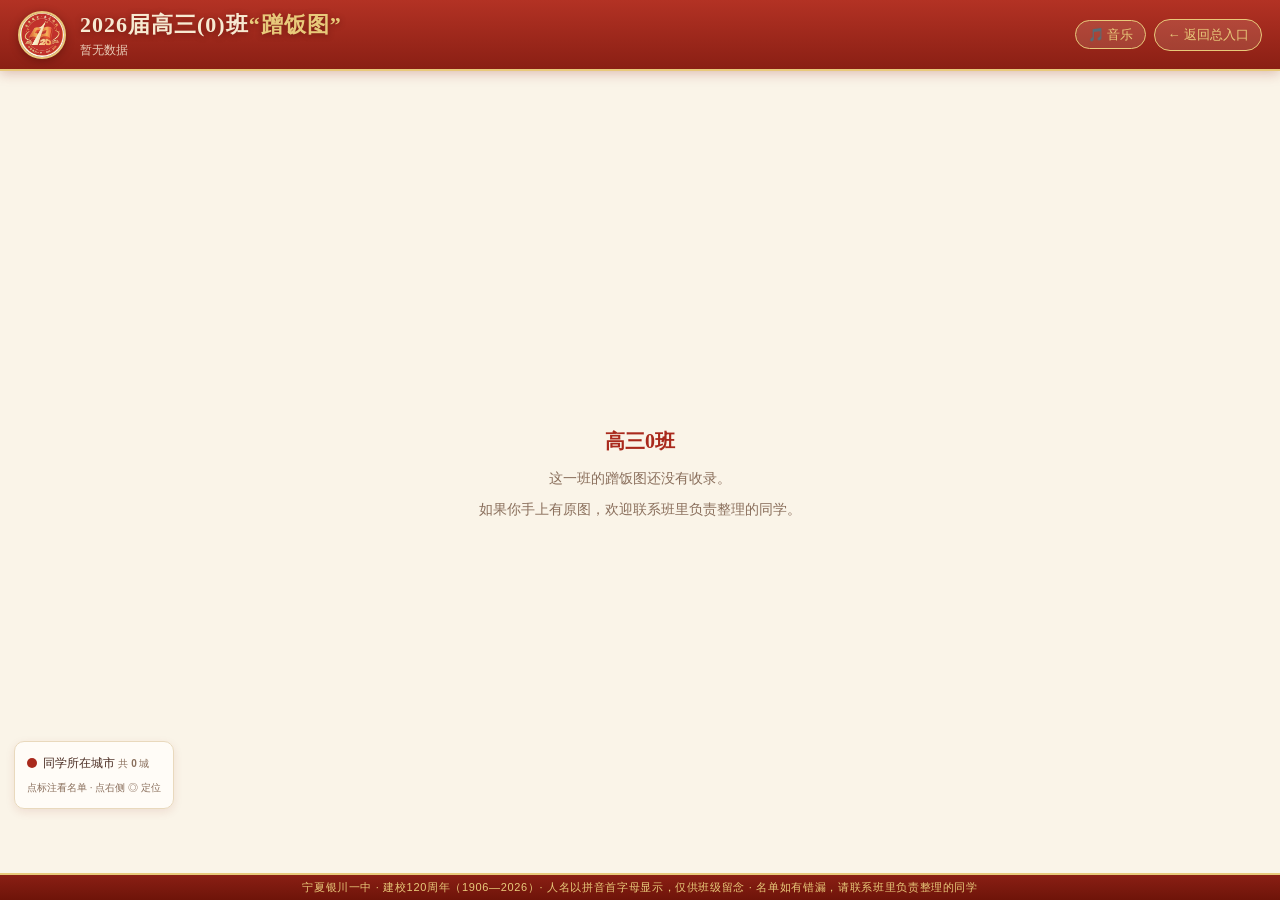
<file: memory/class.html>
<!DOCTYPE html>
<html lang="zh-CN">
<head>
<meta charset="utf-8">
<meta name="viewport" content="width=device-width, initial-scale=1, viewport-fit=cover">
<meta name="theme-color" content="#a9291c">
<meta name="robots" content="noindex,nofollow">
<link rel="icon" href="game/xiaoqing.png">
<title>蹭饭图 · 宁夏银川一中 · 百廿校庆</title>
<style>
  :root{
    /* 百廿校庆主题：绛红 + 鎏金（与 index.html 一致） */
    --bg:#faf4e8; --panel:#fffdf8; --ink:#4a2c22; --ink-soft:#8a6f5c;
    --red:#a9291c; --red-deep:#8a1f14; --red-soft:#f7e8dd;
    --gold:#c9973f; --gold-hi:#e8c97a; --gold-soft:#f6ecd4; --line:#e9d9bd;
  }
  *{box-sizing:border-box;margin:0;padding:0}
  html,body{height:100%}
  button,a,.stu,.campus-links a{bottom:auto;touch-action:manipulation}
  a:focus-visible,button:focus-visible,.stu:focus-visible,h3[role="button"]:focus-visible{
    outline:2px solid var(--gold);outline-offset:2px;
  }
  body{
    font-family:"PingFang SC","Microsoft YaHei","Source Han Sans SC",sans-serif;
    background:linear-gradient(180deg,#faf4e8,#f5ecd9);color:var(--ink);display:flex;flex-direction:column;
    height:100vh;overflow:hidden;
    -webkit-tap-highlight-color:transparent;-webkit-text-size-adjust:100%;
  }
  @supports (height:100dvh){ body{height:100dvh} }

  /* ---------- 顶栏（与 index.html 一致的校庆绛红主题） ---------- */
  header{
    flex:0 0 auto;display:flex;align-items:center;gap:14px;flex-wrap:wrap;
    padding:10px 18px;background:linear-gradient(180deg,#b33224,#8a1f14);
    border-bottom:2px solid var(--gold-hi);z-index:30;position:relative;
    padding-top:calc(10px + env(safe-area-inset-top));
    box-shadow:0 2px 12px rgba(138,31,20,.28);
  }
  .logo{
    width:48px;height:48px;flex:0 0 auto;border-radius:50%;object-fit:cover;
    border:2px solid var(--gold-hi);background:#8a1f14;
    box-shadow:0 2px 8px rgba(60,10,6,.4);
  }
  .title-wrap{min-width:0;flex:1 1 auto}
  h1{
    font-size:22px;letter-spacing:1px;color:#f7ead2;
    font-family:"KaiTi","STKaiti","PingFang SC",serif;font-weight:700;
    text-shadow:0 1px 6px rgba(60,10,6,.45);
  }
  h1 em{font-style:normal;color:var(--gold-hi)}
  .stats{font-size:12px;color:rgba(247,234,210,.85);margin-top:2px;white-space:nowrap;
    overflow:hidden;text-overflow:ellipsis}
  .campus-links{margin-left:auto;display:flex;gap:8px;flex:0 0 auto;align-items:center}
  .campus-links a,.campus-links .back{
    text-decoration:none;font-size:13px;padding:6px 12px;border-radius:999px;white-space:nowrap;
    background:rgba(247,234,210,.14);border:1px solid var(--gold-hi);color:var(--gold-hi);transition:.15s;
  }
  .campus-links a:hover{background:rgba(232,201,122,.24);color:#f2d992;border-color:#f2d992;transform:translateY(-1px)}
  /* 🎵 音乐按钮：红底上的金色芯片（覆盖 bgm.js 的绿色默认样式） */
  .campus-links #bgm-btn{
    flex:0 0 auto;background:rgba(247,234,210,.14);border:1px solid var(--gold-hi);color:var(--gold-hi);
  }
  .campus-links #bgm-btn:hover{background:rgba(232,201,122,.24);color:#f2d992;border-color:#f2d992}
  .campus-links #bgm-btn[aria-pressed="false"]{color:rgba(247,234,210,.6);background:rgba(0,0,0,.12)}
  /* 🎮 小游戏入口（仅 2 班页面显示，金底实心以突出） */
  .campus-links .game-chip{background:linear-gradient(90deg,var(--gold-hi),#f2d992);
    border-color:#f2d992;color:var(--red-deep);font-weight:700}
  .campus-links .game-chip:hover{background:linear-gradient(90deg,#f2d992,#f7e3a8);color:var(--red-deep);border-color:#f7e3a8;transform:translateY(-1px)}

  /* ---------- 主区域 ---------- */
  /* overflow:hidden —— 收起状态的城市面板用 translateX(102%) 甩到 main 右侧，
     不裁剪会撑出横向滚动区（实测桌面 347px、手机 398px），整页能被推走 */
  main{flex:1 1 auto;display:flex;min-height:0;position:relative;overflow:hidden}
  /* overflow:hidden —— 城市面板收起时靠 translateX(102%) 移到右侧，
     若不裁剪会滑到旁边的「同学录」名单栏上面把它盖住 */
  #map-wrap{flex:1 1 auto;position:relative;min-width:0;overflow:hidden}
  #map{width:100%;height:100%}
  /* 腾讯地图默认底色偏青绿，和绛红鎏金主题是两套语言：轻微降饱和 + 暖化，
     力度控制在「红点仍然是红点」的程度，否则数据会跟着一起变浑 */
  #map canvas{filter:saturate(.7) sepia(.08) contrast(1.02)}

  /* 老师卡片（左上浮层，仿原图） */
  .teachers{
    position:absolute;top:14px;left:14px;z-index:1200;width:200px;
    background:rgba(255,253,248,.95);border:1px solid var(--line);border-radius:10px;
    padding:10px 12px;font-size:12px;line-height:1.8;color:var(--ink);
    box-shadow:0 3px 10px rgba(138,31,20,.10);
  }
  .teachers h3{font-size:13px;color:var(--red);margin-bottom:4px;cursor:pointer;user-select:none}
  .teachers .t-row{display:flex;justify-content:space-between;gap:10px}
  .teachers .t-role{color:var(--ink-soft)}
  .teachers.collapsed .t-body{display:none}

  /* 图例（左下浮层，抬高避开腾讯 logo 与比例尺） */
  .legend{
    position:absolute;left:14px;bottom:64px;z-index:1200;
    background:rgba(255,253,248,.95);border:1px solid var(--line);border-radius:10px;
    padding:9px 12px;font-size:12px;color:var(--ink);line-height:2;
    box-shadow:0 3px 10px rgba(138,31,20,.10);
  }
  .legend i{display:inline-block;width:10px;height:10px;border-radius:50%;margin-right:6px;vertical-align:-1px}
  .legend .k{background:var(--red)}
  .legend small{color:var(--ink-soft)}

  .map-fallback{
    position:absolute;inset:0;z-index:20;display:none;
    align-items:center;justify-content:center;text-align:center;padding:30px;
    background:var(--bg);color:var(--ink-soft);font-size:14px;line-height:2;
  }
  .map-fallback b{color:var(--red)}

  /* ---------- 侧栏名单（与地图联动） ---------- */
  aside{
    flex:0 0 340px;background:var(--bg);border-left:1px solid var(--line);
    overflow-y:auto;padding:14px 12px 30px;z-index:25;
  }
  aside h2{
    font-size:14px;color:var(--red);margin:2px 6px 10px;
    font-family:"KaiTi","STKaiti",serif;letter-spacing:2px;
  }
  .prov{
    background:var(--panel);border:1px solid var(--line);border-radius:10px;
    padding:10px 12px 8px;margin-bottom:10px;box-shadow:0 1px 3px rgba(138,31,20,.05);
  }
  .prov h4{
    font-size:14px;color:var(--red);padding-bottom:6px;margin-bottom:6px;
    border-bottom:1px dashed var(--line);display:flex;justify-content:space-between;align-items:baseline;
  }
  .prov h4 small{font-weight:400;color:var(--ink-soft);font-size:11px}
  .stu{
    display:flex;gap:8px;align-items:baseline;padding:3px 6px;border-radius:6px;
    font-size:13px;cursor:pointer;line-height:1.7;transition:background .12s;
  }
  .stu:hover{background:var(--gold-soft)}
  .stu .nm{font-weight:600;flex:0 0 auto}
  .stu .sc{color:var(--ink-soft);font-size:12px;white-space:nowrap;overflow:hidden;text-overflow:ellipsis}
  .stu .locate{
    margin-left:auto;flex:0 0 auto;color:var(--red);opacity:.55;font-size:14px;
    padding:0 6px;border-radius:6px;line-height:1;
  }
  .stu .locate:hover,.stu .locate:active{opacity:1;background:var(--gold-soft)}
  /* 从「找同学」跳转进来时，命中的那一行高亮 */
  .stu.hl{background:var(--gold-soft);box-shadow:inset 0 0 0 1px rgba(201,151,63,.55)}
  .sch-stu i.hl{background:var(--red);color:#f7ead2}

  .drawer-bar{
    display:none;position:sticky;top:-1px;z-index:3;margin:-14px -12px 10px;
    padding:10px 14px;background:var(--gold-soft);border-bottom:1px solid var(--line);
    align-items:center;justify-content:space-between;
    font-size:15px;font-weight:700;color:var(--red);
  }
  .drawer-bar button{
    border:1px solid var(--line);background:#fffdf8;color:var(--red);
    font-size:13px;padding:7px 14px;border-radius:999px;cursor:pointer;
  }
  #roster-toggle{
    display:none;position:absolute;right:14px;bottom:16px;z-index:1200;
    border:1px solid var(--gold-hi);border-radius:999px;background:var(--red);color:#f7ead2;
    font-size:14px;padding:10px 18px;box-shadow:0 3px 10px rgba(138,31,20,.35);cursor:pointer;
  }

  /* 信息窗 */
  .iw{min-width:140px;max-width:250px}
  .iw-name{font-size:14px;font-weight:700;color:var(--red)}
  .iw-name small{font-weight:400;color:var(--ink-soft);margin-left:6px;font-size:11px}
  .iw-stu{font-size:12px;color:var(--ink);margin:4px 0;line-height:1.7}

  /* ---------- 城市·学校面板（点城市名弹出｜桌面端占据「同学录」那一列） ---------- */
  #city-panel{
    position:absolute;top:0;right:0;bottom:0;width:340px;max-width:92vw;z-index:1500;
    background:#fffdf8;border-left:1px solid var(--line);
    box-shadow:-6px 0 22px rgba(138,31,20,.14);
    display:flex;flex-direction:column;
    transform:translateX(102%);visibility:hidden;
    transition:transform .22s ease,visibility .22s;
  }
  #city-panel.open{transform:translateX(0);visibility:visible}
  .cp-h{
    display:flex;align-items:center;gap:8px;padding:12px 14px;
    background:linear-gradient(180deg,#b33224,#8a1f14);border-bottom:2px solid var(--gold-hi);
  }
  .cp-h .cp-t{font-family:"KaiTi","STKaiti",serif;font-size:17px;color:var(--gold-hi);
    letter-spacing:2px;font-weight:700;flex:1 1 auto;min-width:0}
  .cp-h .cp-n{font-size:11.5px;color:rgba(247,234,210,.85);font-family:sans-serif;letter-spacing:0;
    font-weight:400;display:block;margin-top:2px}
  .cp-h button{
    flex:0 0 auto;border:1px solid var(--gold-hi);background:rgba(247,234,210,.14);color:var(--gold-hi);
    font-size:13px;padding:6px 12px;border-radius:999px;cursor:pointer;
  }
  .cp-h button:hover{background:rgba(232,201,122,.24);color:#f2d992}
  .cp-body{flex:1 1 auto;overflow-y:auto;padding:12px 12px 26px;-webkit-overflow-scrolling:touch}
  .sch{
    background:var(--panel);border:1px solid var(--line);border-radius:11px;
    padding:9px 12px 8px;margin-bottom:10px;
  }
  .sch-name{
    display:flex;align-items:center;gap:6px;text-decoration:none;
    font-size:14px;font-weight:700;color:var(--ink);line-height:1.5;
    padding:2px 0;border-bottom:1px dashed var(--line);margin-bottom:5px;
  }
  a.sch-name{color:var(--red);cursor:pointer;transition:.13s}
  a.sch-name:hover{color:var(--red-deep)}
  a.sch-name .ext{font-size:11px;color:var(--gold);opacity:.9;font-weight:400;flex:0 0 auto}
  .sch-name .dot{width:7px;height:7px;border-radius:50%;background:var(--red);flex:0 0 auto}
  .sch-name small{font-weight:400;color:var(--ink-soft);font-size:11px;margin-left:auto;
    font-family:sans-serif;flex:0 0 auto}
  .sch-stu{font-size:12.5px;color:var(--ink-soft);line-height:1.8;
    display:flex;flex-wrap:wrap;gap:0 10px}
  .sch-stu i{
    font-style:normal;font-weight:700;color:var(--red-deep);background:var(--gold-soft);
    border-radius:5px;padding:0 6px;font-family:Consolas,monospace;font-size:12px;
    cursor:pointer;transition:background .12s,color .12s;
  }
  .sch-stu i:hover{background:var(--red);color:#f7ead2}
  .cp-foot{padding:8px 14px;border-top:1px solid var(--line);background:var(--gold-soft);
    font-size:10.5px;color:var(--ink-soft);line-height:1.6}

  /* 地图上的城市标签做成可点击 */
  .city-chip{
    display:inline-block;background:rgba(255,253,248,.94);border:1px solid var(--line);
    border-radius:999px;padding:2px 9px;font-size:12px;color:var(--red);font-weight:600;
    white-space:nowrap;box-shadow:0 1px 4px rgba(138,31,20,.16);cursor:pointer;
    transition:.13s;
  }
  /* 地图缩得很小时标签变紧凑，让更多城市名能放得下 */
  #tmap-chips.dense .city-chip{padding:1px 6px;font-size:11px;font-weight:500}
  #tmap-chips.dense .city-chip b{font-size:10px}
  .city-chip:hover,.city-chip.active{background:var(--red);color:#f7ead2;border-color:var(--red-deep)}
  .city-chip b{color:var(--red);font-weight:700;margin-left:3px}
  .city-chip:hover b,.city-chip.active b{color:#f2d992}
  /* 被弹窗盖住的相邻标签整体让位，避免只露出半个角 */
  .city-chip.under-pop{opacity:0;pointer-events:none}

  /* ---------- 城市弹窗：自绘气泡，四向择位避开城市标签 ---------- */
  .tmap-pop{
    position:absolute;left:0;top:0;z-index:1160;pointer-events:auto;
    opacity:0;transition:opacity .16s ease;will-change:opacity;
  }
  .tmap-pop.on{opacity:1}
  .tmap-pop .pop-card{
    position:relative;min-width:176px;max-width:258px;
    background:rgba(255,253,248,.98);border:1px solid var(--line);border-radius:12px;
    padding:10px 12px 9px;font-size:12.5px;line-height:1.65;
    box-shadow:0 8px 26px rgba(138,31,20,.18);
  }
  .tmap-pop .pop-x{
    position:absolute;top:4px;right:4px;width:22px;height:22px;border:0;background:none;
    color:var(--ink-soft);font-size:13px;line-height:1;cursor:pointer;border-radius:6px;
    display:flex;align-items:center;justify-content:center;font-family:inherit;
  }
  .tmap-pop .pop-x:hover{background:var(--gold-soft);color:var(--red-deep)}
  .tmap-pop .pop-t{
    font-weight:700;color:var(--red-deep);font-size:14px;padding-right:24px;letter-spacing:.4px;
  }
  .tmap-pop .pop-t span{font-weight:400;color:var(--ink-soft);font-size:11px;margin-left:6px}
  .tmap-pop .pop-body.scroll{max-height:186px;overflow-y:auto;overscroll-behavior:contain}
  .tmap-pop .pop-more{color:var(--ink-soft);font-size:11px;padding-top:2px}
  .tmap-pop .pop-foot{
    display:block;margin-top:6px;padding:0;border:0;background:none;font-family:inherit;
    font-size:11.5px;color:var(--red);cursor:pointer;text-align:left;
  }
  .tmap-pop .pop-foot:hover{text-decoration:underline}
  /* 小三角：始终指向被点的那颗红点 */
  .tmap-pop .pop-arrow{
    position:absolute;width:0;height:0;border:7px solid transparent;pointer-events:none;
  }
  .tmap-pop[data-dir="up"] .pop-arrow{border-top-color:rgba(255,253,248,.98);bottom:-13px;margin-left:-7px}
  .tmap-pop[data-dir="down"] .pop-arrow{border-bottom-color:rgba(255,253,248,.98);top:-13px;margin-left:-7px}
  .tmap-pop[data-dir="right"] .pop-arrow{border-right-color:rgba(255,253,248,.98);left:-13px;margin-top:-7px}
  .tmap-pop[data-dir="left"] .pop-arrow{border-left-color:rgba(255,253,248,.98);right:-13px;margin-top:-7px}
  .tmap-pop.no-arrow .pop-arrow{display:none}

  .empty{
    position:absolute;inset:0;display:flex;flex-direction:column;align-items:center;justify-content:center;
    text-align:center;padding:40px;color:var(--ink-soft);font-size:14px;line-height:2.2;background:var(--bg);
  }
  .empty b{color:var(--red);font-size:20px;font-family:"KaiTi","STKaiti",serif;margin-bottom:6px}

  footer{
    flex:0 0 auto;text-align:center;font-size:11px;color:var(--gold-hi);letter-spacing:.06em;
    padding:5px;padding-bottom:calc(5px + env(safe-area-inset-bottom));
    border-top:2px solid var(--gold-hi);background:linear-gradient(180deg,#8a1f14,#6e1409);
  }

  /* ---------- 手机端 ---------- */
  @media (max-width:900px){
    header{padding:8px 12px 6px;gap:10px}
    .logo{width:40px;height:40px}
    h1{font-size:16px;line-height:1.3}
    .stats{font-size:11px}
    .campus-links{order:9;margin-left:0;flex:1 1 100%;overflow-x:auto;-webkit-overflow-scrolling:touch;
      gap:6px;padding-bottom:3px;scrollbar-width:none}
    .campus-links::-webkit-scrollbar{display:none}
    .campus-links a,.campus-links .back,.campus-links #bgm-btn{font-size:12px;padding:6px 10px;flex:0 0 auto}
    .teachers{top:8px;left:8px;width:auto;max-width:64vw;padding:7px 10px;font-size:11px;line-height:1.75}
    .legend{left:8px;font-size:11px;padding:6px 9px;line-height:1.9;max-width:64vw;
      bottom:calc(104px + env(safe-area-inset-bottom))}
    .legend small{display:none}
    aside{
      position:absolute;inset:0;flex:none;width:100%;border-left:none;
      transform:translateY(102%);transition:transform .25s ease;background:var(--bg);
      padding:14px 12px calc(24px + env(safe-area-inset-bottom));
      -webkit-overflow-scrolling:touch;overscroll-behavior:contain;
    }
    aside.open{transform:translateY(0)}
    body.drawer-open #map{visibility:hidden}
    .drawer-bar{display:flex}
    aside h2{display:none}
    .stu{padding:10px 8px;font-size:14px;min-height:42px;align-items:center}
    .stu .sc{font-size:12px}
    .stu .locate{font-size:16px;padding:0 8px}
    #roster-toggle{display:block;bottom:calc(88px + env(safe-area-inset-bottom));padding:12px 20px;font-size:15px}
    aside.open ~ #roster-toggle{display:none}
    footer{display:none}
    /* 城市面板在手机上全宽 */
    #city-panel{width:100%;max-width:100%;border-left:none}
    .cp-body{padding:10px 10px calc(20px + env(safe-area-inset-bottom))}
  }
</style>
</head>
<body>

<header>
  <img class="logo" src="game/xiaoqing.png" decoding="async" alt="宁夏银川一中建校120周年纪念标">
  <div class="title-wrap">
    <h1 id="title">2026届高三班级<em>“蹭饭图”</em></h1>
    <div class="stats" id="stats">统计中……</div>
  </div>
  <nav class="campus-links">
    <!-- 🎵 音乐：放在顶栏最左（手机端第二行行首），不再用右下角浮动按钮遮挡「同学名单」 -->
    <button id="bgm-btn" type="button">🎵 音乐</button>
    <a id="game-chip" class="game-chip" href="game/index.html" style="display:none"
       title="进入小游戏（宁夏银川一中 · 百廿校庆）">🎮 2班人会飞</a>
    <a class="back" href="index.html">← 返回总入口</a>
  </nav>
</header>

<main>
  <div id="map-wrap">
    <div id="map"></div>

    <div class="teachers" id="teachers" style="display:none">
      <h3 id="teachers-h" role="button" tabindex="0" aria-expanded="true">相伴三年的老师们 ▾</h3>
      <div class="t-body" id="t-body"></div>
    </div>

    <div class="legend">
      <div><i class="k"></i>同学所在城市 <small>共 <b id="lg-city">0</b> 城</small></div>
      <div><small>点标注看名单 · 点右侧 ◎ 定位</small></div>
    </div>

    <div class="map-fallback" id="map-fallback">
      <div>
        <b>地图加载失败</b>（需要联网加载腾讯地图）<br>
        右侧「同学名单」功能不受影响，仍然可以查看全部去向。
      </div>
    </div>

    <div class="empty" id="empty" style="display:none"></div>
  </div>

  <aside id="roster">
    <div class="drawer-bar">
      <span>同学名单</span>
      <button id="roster-close" type="button">关闭 ✕</button>
    </div>
    <h2>同学录 · 按地区</h2>
    <div id="prov-list"></div>
  </aside>

  <!-- 点城市名弹出的「该城同学 & 学校」面板：桌面端正好占据同学录那一列 -->
  <div id="city-panel" role="dialog" aria-label="城市去向详情">
    <div class="cp-h">
      <div class="cp-t" id="cp-title">城市<span class="cp-n"></span></div>
      <button id="cp-close" type="button">关闭 ✕</button>
    </div>
    <div class="cp-body" id="cp-body"></div>
    <div class="cp-foot">点学校名可跳转该校官网 · 点学生首字母可在名单中定位</div>
  </div>

  <button id="roster-toggle">同学名单</button>
</main>

<footer>宁夏银川一中 · 建校120周年（1906—2026）· 人名以拼音首字母显示，仅供班级留念 · 名单如有错漏，请联系班里负责整理的同学</footer>

<script src="data/years.js"></script>
<script src="assets/year-loader.js"></script>
<script>
  /* ══════════════ 腾讯地图 key ══════════════
     ① 本地 / 预览：保持空字符串，SDK 走内置代理，前端不出现密钥；
     ② 部署到线上：填自己的 key（申请步骤见 docs/腾讯地图key与Netlify部署.md），
        并务必在腾讯位置服务后台给该 key 配置 Referer 白名单。

     维护说明（不对外显示）：名单在 data/<届别>.js 中，格式 ["首字母","大学·城市"]；
     改完请在控制台 eval 一遍——语法合法 ≠ 运行不报错（常见为漏逗号）。 */
  var TENCENT_MAP_KEY = '6FWBZ-4XTE7-F7ZX7-HPBUR-TTMD7-O2FOO';

  if (!TENCENT_MAP_KEY) {
    window._TMapSecurityConfig = {
      serviceHost: 'http://127.0.0.1:__WB_HTTP_PORT__/_TMapService/_wbt/__WB_TMAP_SECRET__'
    };
  }
  (function () {
    var s = document.createElement('script');
    s.src = 'https://map.qq.com/api/gljs?v=1.exp' +
            (TENCENT_MAP_KEY ? '&key=' + encodeURIComponent(TENCENT_MAP_KEY) : '');
    document.head.appendChild(s);
  })();
</script>
<script src="assets/tmap.js"></script>
<script src="assets/uni-url.js"></script>
<script src="assets/bgm.js" defer></script>
<script src="assets/festival.js" defer></script>
<script>
(function(){
  var CN = ['','一','二','三','四','五','六','七','八','九','十',
            '十一','十二','十三','十四','十五','十六'];
  var m = location.search.match(/[?&]cls=(\d+)/);
  var no = m ? parseInt(m[1], 10) : 0;
  var DATA = window.CLASS_DATA || {};
  var LOAD_FAIL = !window.CLASS_DATA;      /* 数据文件没加载成功（语法错/路径错） */
  var data = DATA[String(no)];

  /* 届别：标题、返回链接都跟着所选届别走 */
  var Y = window.YCYEZ_YEAR || null;
  var YL = Y ? Y.label : '2026届';
  var back = document.querySelector('.back');
  if (back) {
    back.href = 'index.html' +
      (window.yearQuery && window.yearQuery() ? '?' + window.yearQuery() : '');
  }

  document.title = '蹭饭图 · ' + YL + '高三(' + no + ')班';
  document.getElementById('title').innerHTML =
    YL + '高三(' + no + ')班<em>“蹭饭图”</em>';

  /* 🎮 小游戏入口：仅 2 班页面显示 */
  if (no === 2) document.getElementById('game-chip').style.display = '';

  /* 节日彩蛋（assets/festival.js）：9/10 教师节、1/1 元旦。
     只在 2 班页面开启；想让所有班都弹，把下面这行改成 window.FESTIVAL_ENABLED = true; */
  window.FESTIVAL_ENABLED = (no === 2);

  var IS_MOBILE = window.matchMedia('(max-width:900px)').matches ||
    ('ontouchstart' in window && window.matchMedia('(pointer:coarse)').matches);
  if (IS_MOBILE) document.body.classList.add('is-mobile');

  /* ---------- 无数据班级：整页占位 ---------- */
  if (!data) {
    document.getElementById('stats').textContent = LOAD_FAIL ? '数据加载失败' : '暂无数据';
    var empty = document.getElementById('empty');
    empty.style.display = 'flex';
    empty.innerHTML = LOAD_FAIL
      ? '<div><b>数据没有加载成功</b><br>' +
        '请刷新页面试试；如果一直这样，请联系班里负责整理的同学。</div>'
      : '<div><b>高三' + (CN[no] || no) + '班</b><br>' +
        '这一班的蹭饭图还没有收录。<br>如果你手上有原图，欢迎联系班里负责整理的同学。</div>';
    document.getElementById('map').style.display = 'none';
    document.getElementById('roster').style.display = 'none';
    return;
  }

  /* ================= 1. 把班级数据聚合到城市坐标 ================= */
  var CITY = window.TMAP;

  /* 显示用城市名：一律落到「地级市」，避免同一省内两个点都标成省名
     优先级：①「大学·城市」里显式写的城市 → ②按坐标反查地级市 → ③地区名 */
  function cityLabel(region, stu, coord) {
    if (stu[1] && stu[1].indexOf('·') >= 0) {
      var c = stu[1].split('·').pop().trim();
      if (CITY.hasCity(c)) return c;
    }
    if (coord && CITY.cityNameByCoord) {
      var byCoord = CITY.cityNameByCoord(coord[0], coord[1]);
      if (byCoord) return byCoord;
    }
    return String(region).split('/')[0].trim();
  }

  var byCoord = {};   /* "lng,lat" → { city, lng, lat, students, schools } */
  var totalStu = 0;

  /* 从「大学·城市」取校名；没有校名（老数据只写省份）时记为空 */
  function schoolOf(stu) {
    if (!stu[1]) return '';
    if (stu[1].indexOf('·') >= 0) return stu[1].split('·')[0].trim();
    /* 不含「·」的条目：含「大学/学院」才当作校名，否则视为城市/省份 */
    if (/大学|学院/.test(stu[1])) return stu[1].trim();
    return '';
  }

  data.regions.forEach(function(r){
    r[1].forEach(function(stu){
      totalStu++;
      var coord = CITY.geocode(stu[1]) || CITY.geocode(r[0]);
      if (!coord) return;                       /* 定位失败 → 不计入地图（名单里仍在） */
      var key = coord[0].toFixed(2) + ',' + coord[1].toFixed(2);
      if (!byCoord[key]) {
        byCoord[key] = {
          city: cityLabel(r[0], stu, coord), lng: coord[0], lat: coord[1],
          students: [], schools: {}, schoolOrder: []
        };
      }
      var point = byCoord[key];
      point.students.push(stu[0]);
      /* 「大学·城市」时记下城市名（用于显示） */
      if (stu[1] && stu[1].indexOf('·') >= 0) {
        var c = stu[1].split('·').pop().trim();
        if (CITY.hasCity(c)) point.city = c;
      }
      /* 按学校归组 */
      var sch = schoolOf(stu) || '去向见原图';
      if (!point.schools[sch]) { point.schools[sch] = []; point.schoolOrder.push(sch); }
      point.schools[sch].push(stu[0]);
    });
  });

  var POINTS = Object.keys(byCoord).map(function(k){
    var p = byCoord[k];
    p.count = p.students.length;
    return p;
  }).sort(function(a, b){ return b.count - a.count; });

  var BY_CITY = {};
  POINTS.forEach(function(p){ BY_CITY[p.city] = p; });

  /* ---------- 顶栏统计 ---------- */
  document.getElementById('stats').textContent =
    '共 ' + totalStu + ' 位同学 · 分布于 ' + POINTS.length + ' 座城市 · ' +
    (IS_MOBILE ? '点「同学名单」查看全部' : '点标注查看名单');
  document.getElementById('lg-city').textContent = POINTS.length;

  /* ---------- 老师卡片 ---------- */
  if (data.teachers && data.teachers.length) {
    var box = document.getElementById('teachers');
    box.style.display = '';
    var tb = document.getElementById('t-body');
    data.teachers.forEach(function(t){
      var row = document.createElement('div');
      row.className = 't-row';
      row.innerHTML = '<span>' + t[0] + '</span><span class="t-role">' + t[1] + '</span>';
      tb.appendChild(row);
    });
    var th = document.getElementById('teachers-h');
    function toggleTeachers(){
      box.classList.toggle('collapsed');
      var c = box.classList.contains('collapsed');
      th.textContent = c ? '相伴三年的老师们 ▸' : '相伴三年的老师们 ▾';
      th.setAttribute('aria-expanded', c ? 'false' : 'true');
    }
    th.addEventListener('click', toggleTeachers);
    th.addEventListener('keydown', function(e){
      if (e.key === 'Enter' || e.key === ' ' || e.keyCode === 13 || e.keyCode === 32) {
        e.preventDefault(); toggleTeachers();
      }
    });
    if (IS_MOBILE) {
      box.classList.add('collapsed');
      th.textContent = '相伴三年的老师们 ▸';
      th.setAttribute('aria-expanded', 'false');
    }
  }

  /* ================= 2. 侧栏名单（按地区，点击定位到地图） ================= */
  (function(){
    var box = document.getElementById('prov-list');
    data.regions.forEach(function(r){
      var card = document.createElement('div');
      card.className = 'prov';
      card.innerHTML = '<h4>' + r[0] + '<small>' + r[1].length + ' 人</small></h4>';
      r[1].forEach(function(stu){
        var coord = CITY.geocode(stu[1]) || CITY.geocode(r[0]);
        var row = document.createElement('div');
        row.className = 'stu';
        row.setAttribute('data-ini', stu[0]);
        row.innerHTML = '<span class="nm">' + stu[0] + '</span>' +
          '<span class="sc">' + (stu[1] || '去向见原图') + '</span>' +
          (coord ? '<span class="locate" title="查看该城学校">▸</span>' : '');
        if (coord) {
          row.setAttribute('role', 'button');
          row.tabIndex = 0;
          var loc = row.querySelector('.locate');
          loc.addEventListener('click', function(e){
            e.stopPropagation();
            gotoPoint(coord);
          });
          row.addEventListener('click', function(){ gotoPoint(coord); });
          row.addEventListener('keydown', function(e){
            if (e.key === 'Enter' || e.key === ' ' || e.keyCode === 13 || e.keyCode === 32) {
              e.preventDefault();
              gotoPoint(coord);
            }
          });
        }
        card.appendChild(row);
      });
      box.appendChild(card);
    });
  })();

  /* 名单点击 → 关抽屉 + 地图飞到该城市 */
  function gotoPoint(coord){
    closeDrawer();
    var key = coord[0].toFixed(2) + ',' + coord[1].toFixed(2);
    var p = byCoord[key];
    if (p && window.TMAP.isReady()) window.TMAP.focusCity(p.city);
  }

  /* ================= 2.5 城市 → 学校 面板 ================= */
  var panel = document.getElementById('city-panel');
  var cpBody = document.getElementById('cp-body');
  var cpTitle = document.getElementById('cp-title');

  function openCity(city, opt){
    var p = BY_CITY[city];
    if (!p) return;
    cpTitle.innerHTML = city + '<span class="cp-n">' + p.count + ' 位同学 · ' +
      p.schoolOrder.length + ' 所学校 · 点校名进入官网</span>';
    cpBody.innerHTML = '';

    /* 人多的学校排在前面 */
    p.schoolOrder.slice().sort(function(a, b){
      return p.schools[b].length - p.schools[a].length;
    }).forEach(function(sch){
      var names = p.schools[sch];
      var url = (window.uniUrl && window.uniUrl(sch)) || null;
      var card = document.createElement('div');
      card.className = 'sch';

      var head;
      if (url) {
        head = document.createElement('a');
        head.className = 'sch-name';
        head.href = url;
        head.target = '_blank';
        head.rel = 'noopener';
        head.title = '前往 ' + sch + ' 官网';
        head.innerHTML = '<span class="dot"></span>' + sch +
          '<span class="ext">官网 ↗</span><small>' + names.length + ' 人</small>';
      } else {
        head = document.createElement('div');
        head.className = 'sch-name';
        head.innerHTML = '<span class="dot"></span>' + sch +
          '<small>' + names.length + ' 人</small>';
      }

      var list = document.createElement('div');
      list.className = 'sch-stu';
      list.innerHTML = names.map(function(n){ return '<i>' + n + '</i>'; }).join('');

      card.appendChild(head);
      card.appendChild(list);
      cpBody.appendChild(card);
    });

    panel.classList.add('open');
    closeDrawer();               /* 手机端先收起名单抽屉，避免和面板叠在一起 */
    if (opt && opt.highlight) {
      Array.prototype.forEach.call(cpBody.querySelectorAll('.sch-stu i'), function(el){
        if (el.textContent === opt.highlight) el.classList.add('hl');
      });
    }
    if (window.TMAP.isReady()) {
      if (window.TMAP.markChip) window.TMAP.markChip(city);
      /* 缩放停在省 / 城市群级别；地图上留一张小卡片做点击反馈，完整名单在右侧面板 */
      window.TMAP.focusCity(city);
    }
    if (opt && opt.focus) {
      setTimeout(function(){
        try { document.getElementById('cp-close').focus({ preventScroll: true }); } catch (e) {}
      }, 240);
    }
  }

  function closeCity(restoreFocus){
    if (!panel.classList.contains('open')) return;
    panel.classList.remove('open');
    if (window.TMAP.markChip) window.TMAP.markChip('');
    if (window.TMAP.closePop) window.TMAP.closePop();
    if (restoreFocus) { try { restoreFocus.focus({ preventScroll: true }); } catch (e) {} }
  }

  document.getElementById('cp-close').addEventListener('click', function(){
    closeCity(document.getElementById('cp-close'));
  });

  /* Esc 关闭城市面板 */
  document.addEventListener('keydown', function(e){
    if (e.key === 'Escape' || e.keyCode === 27) closeCity(null);
  });

  /* 面板里点学生首字母 → 回到名单并高亮该行（面板底部写着这条，得真能用） */
  cpBody.addEventListener('click', function(e){
    var t = e.target;
    if (!t || t.tagName !== 'I' || !t.parentNode.classList.contains('sch-stu')) return;
    var ini = t.textContent.trim();
    var row = document.querySelector('.stu[data-ini="' + ini + '"]');
    if (!row) return;
    Array.prototype.forEach.call(document.querySelectorAll('.stu.hl'), function(el){
      el.classList.remove('hl');
    });
    row.classList.add('hl');
    closeCity(null);
    if (IS_MOBILE) document.getElementById('roster-toggle').click();
    setTimeout(function(){
      try { row.scrollIntoView({ block: 'center' }); } catch (err) {}
    }, 260);
  });

  /* 侧栏地区卡片标题也能打开面板（取该地区第一所可定位城市） */
  function openByCoord(coord){
    var key = coord[0].toFixed(2) + ',' + coord[1].toFixed(2);
    var p = byCoord[key];
    if (p) openCity(p.city);
  }

  /* ---------- 名单抽屉开关 ---------- */
  (function(){
    var aside = document.getElementById('roster');
    var btn = document.getElementById('roster-toggle');
    function setOpen(open){
      aside.classList.toggle('open', open);
      document.body.classList.toggle('drawer-open', open);
      btn.textContent = open ? '收起名单' : '同学名单';
    }
    btn.addEventListener('click', function(){ setOpen(!aside.classList.contains('open')); });
    document.getElementById('roster-close').addEventListener('click', function(){ setOpen(false); });
  })();
  function closeDrawer(){
    var aside = document.getElementById('roster');
    if (!aside.classList.contains('open')) return;
    aside.classList.remove('open');
    document.body.classList.remove('drawer-open');
    document.getElementById('roster-toggle').textContent = '同学名单';
  }

  /* ================= 2.6 从「找同学」跳转进来：定位 + 高亮 ================= */
  (function(){
    var m = location.search.match(/[?&]q=([^&]*)/);
    if (!m) return;
    var q = decodeURIComponent(m[1]).replace(/\+/g, ' ').trim().toUpperCase();
    if (!q) return;

    var found = null;
    data.regions.forEach(function(r){
      r[1].forEach(function(stu){
        if (!found && stu[0] === q) found = { stu: stu, region: r[0] };
      });
    });
    if (!found) return;

    /* 先在名单里高亮命中的行 */
    var hit = null;
    Array.prototype.forEach.call(document.querySelectorAll('.stu[data-ini]'), function(el){
      if (el.getAttribute('data-ini') === q) {
        el.classList.add('hl');
        if (!hit) hit = el;
      }
    });
    setTimeout(function(){
      if (hit && hit.scrollIntoView) { try { hit.scrollIntoView({ block: 'center' }); } catch (e) {} }
    }, 350);

    var coord = CITY.geocode(found.stu[1]) || CITY.geocode(found.region);
    if (!coord) return;
    var key = coord[0].toFixed(2) + ',' + coord[1].toFixed(2);
    var p = byCoord[key];
    if (!p) return;

    /* 等地图就绪再飞过去（最多等约 12 秒，超时也把面板打开） */
    (function open(tries){
      if (window.TMAP && window.TMAP.isReady()) {
        openCity(p.city, { highlight: q });
        return;
      }
      if (tries <= 0) { openCity(p.city, { highlight: q }); return; }
      setTimeout(function(){ open(tries - 1); }, 300);
    })(40);
  })();

  /* ================= 3. 地图 ================= */
  (function(){
    var fallbackEl = document.getElementById('map-fallback');
    function showFallback(){ fallbackEl.style.display = 'flex'; }

    window.MAP_POINTS = POINTS;          /* 便于排查 */
    window.MAP_BY_CITY = BY_CITY;
    window.openCity = openCity;          /* 控制台可直接调试：openCity('北京') */

    function boot(){
      if (typeof TMap === 'undefined') { showFallback(); return; }
      try {
        window.TMAP.init({
          containerId: 'map',
          points: POINTS,
          onCityClick: function(city){ openCity(city); }   /* 点城市标签 → 弹出该校详情 */
        });
        if (!window.TMAP.isReady()) showFallback();
      } catch (e) { showFallback(); }
    }

    /* SDK 动态加载，轮询等待（最多约 12 秒） */
    (function waitForMap(tries){
      if (typeof TMap !== 'undefined') { boot(); return; }
      if (tries <= 0) { showFallback(); return; }
      setTimeout(function(){ waitForMap(tries - 1); }, 300);
    })(40);

    /* 横竖屏 / 尺寸变化后重新适配 */
    var lastW = 0, pending = false;
    function refit(){
      if (pending) return;
      pending = true;
      setTimeout(function(){
        pending = false;
        if (window.TMAP.isReady()) window.TMAP.refit();
      }, 200);
    }
    window.addEventListener('orientationchange', function(){ setTimeout(refit, 120); });
    window.addEventListener('resize', function(){
      var w = document.getElementById('map').clientWidth;
      if (Math.abs(w - lastW) >= 80) { lastW = w; refit(); }
    });
  })();
})();
</script>
</body>
</html>
</file>
<file: assets/portal.css>
/* ============================================================
 * 宁夏银川一中之家 · 门户样式
 * 视觉沿用「百廿校庆」绛红 + 鎏金，与毕业留念子站同一套语言
 * ============================================================ */

:root{
  --bg:#faf4e8;
  --paper:#fffdf8;
  --ink:#4a2c22;
  --ink-soft:#8a6f5c;
  --ink-faint:#b9a48f;

  --red:#a9291c;
  --red-deep:#8a1f14;
  --red-dark:#6e120a;
  --red-soft:#f7e8dd;

  --gold:#c9973f;
  --gold-hi:#e8c97a;
  --gold-soft:#f6ecd4;

  --line:#e9d9bd;
  --line-soft:#f0e4cf;

  --ease:cubic-bezier(.22,.61,.36,1);
}

*{box-sizing:border-box;margin:0;padding:0}

html{-webkit-text-size-adjust:100%}
body{
  font-family:"PingFang SC","Microsoft YaHei","Source Han Sans SC","Noto Sans SC",sans-serif;
  color:var(--ink);
  background:var(--bg);
  background-image:linear-gradient(180deg,#faf4e8 0%,#f5ecd9 60%,#f2e6cf 100%);
  min-height:100vh;
  display:flex;flex-direction:column;   /* 内容短时把页脚压到底 */
  line-height:1.7;
  -webkit-font-smoothing:antialiased;
}
main{flex:1 0 auto}
@supports (min-height:100dvh){ body{min-height:100dvh} }

a{color:inherit;text-decoration:none}
img{max-width:100%;display:block}
button{font:inherit;color:inherit}

:focus-visible{
  outline:2px solid var(--gold);
  outline-offset:3px;
  border-radius:4px;
}

/* 楷体标题（系统自带，不额外加载字体） */
.kai{
  font-family:"KaiTi","STKaiti","Kaiti SC","PingFang SC",serif;
  font-weight:700;
}

/* ============================ 顶栏 ============================ */
.top{
  position:sticky;top:0;z-index:40;
  display:flex;align-items:center;gap:16px;flex-wrap:wrap;
  padding:10px clamp(14px,3vw,32px);
  background:linear-gradient(180deg,#b33224,#8a1f14 92%);
  border-bottom:2px solid var(--gold-hi);
  box-shadow:0 2px 14px rgba(110,18,10,.28);
  padding-top:calc(10px + env(safe-area-inset-top));
}

.brand{display:flex;align-items:center;gap:11px;min-width:0;flex:1 1 auto}
.brand-mark{
  width:42px;height:42px;flex:0 0 auto;border-radius:50%;
  border:1.5px solid var(--gold-hi);
  box-shadow:0 2px 8px rgba(60,10,6,.45);
  object-fit:cover;background:#8a1f14;
}
.brand-text{display:flex;flex-direction:column;min-width:0;line-height:1.25}
.brand-text b{
  font-family:"KaiTi","STKaiti",serif;font-weight:700;
  font-size:19px;letter-spacing:.14em;color:#f7ead2;
  text-shadow:0 1px 6px rgba(60,10,6,.45);
  white-space:nowrap;
}
.brand-text i{
  font-style:normal;font-size:10.5px;letter-spacing:.1em;
  color:rgba(232,201,122,.72);text-transform:uppercase;
  white-space:nowrap;overflow:hidden;text-overflow:ellipsis;
}

.top-nav{display:flex;align-items:center;gap:2px;flex-wrap:wrap}
.top-nav a{
  position:relative;display:inline-flex;align-items:center;gap:5px;
  padding:6px 11px;border-radius:8px;
  font-size:13.5px;color:rgba(247,234,210,.86);
  transition:background .18s var(--ease),color .18s var(--ease);
  white-space:nowrap;
}
.top-nav a:hover{background:rgba(247,234,210,.14);color:#fff8e8}
.top-nav a[aria-current=page]{color:#2b1007;background:var(--gold-hi);font-weight:600}
.top-nav a[data-pending]::after{
  content:"";width:5px;height:5px;border-radius:50%;
  background:var(--gold-hi);opacity:.9;
}

/* ============================ 首屏 ============================ */
.hero{
  position:relative;overflow:hidden;
  background:
    radial-gradient(120% 86% at 78% 14%,rgba(232,201,122,.30) 0%,rgba(232,201,122,0) 58%),
    radial-gradient(90% 70% at 8% 96%,rgba(110,18,10,.55) 0%,rgba(110,18,10,0) 62%),
    linear-gradient(158deg,#a9291c 0%,#8a1f14 52%,#6e120a 100%);
  color:#f7ead2;
  padding:clamp(44px,7vw,86px) clamp(14px,3vw,32px) clamp(40px,6vw,72px);
  border-bottom:1px solid rgba(232,201,122,.4);
}
/* 金色细弧线（纯 CSS，不用图片） */
.hero::before,.hero::after{
  content:"";position:absolute;border-radius:50%;
  border:1px solid rgba(232,201,122,.22);
  pointer-events:none;
}
.hero::before{width:min(760px,120vw);height:min(760px,120vw);right:-24%;top:-46%}
.hero::after{width:min(520px,96vw);height:min(520px,96vw);right:-6%;top:-14%;
  border-color:rgba(232,201,122,.14)}

.hero-inner{position:relative;z-index:1;max-width:1120px;margin:0 auto}

.hero-strip{
  display:inline-flex;align-items:center;gap:10px;
  font-size:11.5px;letter-spacing:.22em;color:var(--gold-hi);
  border:1px solid rgba(232,201,122,.42);
  border-radius:999px;padding:4px 14px;margin-bottom:clamp(18px,3vw,28px);
  text-transform:uppercase;
}
.hero-strip span{width:5px;height:5px;border-radius:50%;background:var(--gold-hi)}

.hero h1{
  font-family:"KaiTi","STKaiti",serif;font-weight:700;
  font-size:clamp(34px,6.4vw,62px);
  letter-spacing:.08em;line-height:1.18;
  color:#fff6e3;
  text-shadow:0 3px 22px rgba(50,8,4,.42);
}
.hero h1 em{font-style:normal;color:var(--gold-hi)}

.hero-sub{
  margin-top:clamp(14px,2.4vw,22px);
  font-size:clamp(14.5px,1.9vw,17.5px);
  color:rgba(247,234,210,.9);
  max-width:34em;line-height:1.85;
}
.hero-sub b{color:var(--gold-hi);font-weight:600}

.hero-actions{
  display:flex;flex-wrap:wrap;gap:11px;
  margin-top:clamp(24px,3.6vw,34px);
}
.btn{
  display:inline-flex;align-items:center;gap:8px;
  padding:11px 22px;border-radius:10px;
  font-size:14.5px;font-weight:600;
  transition:transform .18s var(--ease),box-shadow .18s var(--ease),
             background .18s var(--ease),border-color .18s var(--ease);
  border:1px solid transparent;
}
.btn svg{width:16px;height:16px}
.btn-primary{
  background:linear-gradient(180deg,#f0d391,#d8ab54);
  color:#52200d;
  box-shadow:0 4px 16px rgba(60,10,6,.34);
}
.btn-primary:hover{transform:translateY(-2px);box-shadow:0 8px 22px rgba(60,10,6,.42)}
.btn-ghost{
  border-color:rgba(232,201,122,.5);
  color:#f7ead2;background:rgba(247,234,210,.06);
}
.btn-ghost:hover{background:rgba(247,234,210,.16);border-color:var(--gold-hi);transform:translateY(-2px)}

/* ---------------- 首屏 3D 层（零素材，可整体关掉） ----------------
   默认不显示：只有脚本真的把 WebGL 挂起来之后才淡入。
   这样即便 three.js 没加载 / 设备不支持，首屏也还是原来那套 CSS 视觉，
   不会出现一块空白，也不会因为 opacity:0 的层挡住按钮（pointer-events:none）。 */
.hero-3d{
  position:absolute;z-index:0;pointer-events:none;
  left:auto;right:-2%;top:-12%;bottom:-14%;width:min(760px,54vw);
  opacity:0;transition:opacity .6s var(--ease);
  /* 只在最外圈淡出：柱阵本身要完整，遮太狠会把环的边缘啃掉 */
  mask-image:radial-gradient(closest-side,#000 84%,transparent 100%);
  -webkit-mask-image:radial-gradient(closest-side,#000 84%,transparent 100%);
}
.hero-3d canvas{display:block;width:100%;height:100%}
body.has3d .hero-3d{opacity:.96}
/* 3D 上来之后，原来那两道 CSS 金弧退成淡淡的底，别和柱阵抢 */
.hero::before,.hero::after{transition:opacity .6s var(--ease)}
body.has3d .hero::before{opacity:.42}
body.has3d .hero::after{opacity:.55}
/* 窄屏不启用：柱阵会糊在标题后面，可读性不划算，低端机也省 GPU */
@media (max-width:1099px){ .hero-3d{display:none} }
/* 1100—1399：标题还占得挺宽，柱阵收小并往右推，只在中缝露一点，别压字 */
@media (min-width:1100px) and (max-width:1399px){
  .hero-3d{width:min(520px,44vw);right:2%;top:-24%;bottom:-26%}
  body.has3d .hero-3d{opacity:.9}
}

/* ============================ 主体 ============================ */
main.portal{max-width:1120px;margin:0 auto;width:100%;padding:clamp(30px,5vw,58px) clamp(14px,3vw,32px) 0}

.sec-head{
  display:flex;align-items:flex-end;justify-content:space-between;
  gap:14px;flex-wrap:wrap;margin-bottom:clamp(18px,3vw,26px);
}
.sec-head h2{
  font-family:"KaiTi","STKaiti",serif;font-weight:700;
  font-size:clamp(21px,2.8vw,27px);letter-spacing:.1em;color:var(--red-deep);
}
.sec-head h2::after{
  content:"";display:block;width:34px;height:2px;margin-top:8px;
  background:linear-gradient(90deg,var(--gold),rgba(201,151,63,0));
}
.sec-head p{font-size:13px;color:var(--ink-soft);max-width:30em}

/* ---------------------------- 入口卡片 ---------------------------- */
.entries{
  display:grid;grid-template-columns:repeat(2,minmax(0,1fr));
  gap:clamp(12px,1.6vw,18px);
}
.card{
  position:relative;display:flex;flex-direction:column;
  background:var(--paper);
  border:1px solid var(--line);
  border-radius:14px;
  padding:clamp(18px,2.4vw,26px);
  box-shadow:0 2px 10px rgba(138,31,20,.06);
  transition:transform .2s var(--ease),box-shadow .2s var(--ease),border-color .2s var(--ease);
  overflow:hidden;
}
/* 顶部金线，hover 时从中间展开 */
.card::before{
  content:"";position:absolute;top:0;left:0;right:0;height:2px;
  background:linear-gradient(90deg,rgba(201,151,63,0),var(--gold),rgba(201,151,63,0));
  transform:scaleX(0);transform-origin:center;
  transition:transform .32s var(--ease);
}
.card:hover{
  transform:translateY(-3px);
  border-color:rgba(201,151,63,.55);
  box-shadow:0 12px 30px rgba(138,31,20,.13);
}
.card:hover::before{transform:scaleX(1)}

.card-main{grid-column:1/-1}
@media (min-width:720px){
  .card-main{flex-direction:row;align-items:center;gap:clamp(20px,3vw,36px)}
  .card-main .card-body{flex:1 1 auto}
  .card-main .card-art{flex:0 0 auto;width:148px}
}

.card-top{display:flex;align-items:center;gap:11px;margin-bottom:12px}
.card-ico{
  width:38px;height:38px;flex:0 0 auto;border-radius:10px;
  display:grid;place-items:center;
  background:linear-gradient(160deg,var(--gold-soft),#fbf3e2);
  border:1px solid rgba(201,151,63,.4);
  color:var(--red-deep);
}
.card-ico svg{width:20px;height:20px}

.card h3{
  font-family:"KaiTi","STKaiti",serif;font-weight:700;
  font-size:clamp(17px,2.1vw,20px);letter-spacing:.06em;color:var(--ink);
  display:flex;align-items:center;gap:8px;flex-wrap:wrap;
}
.card p{font-size:13.5px;color:var(--ink-soft);line-height:1.8;margin-top:2px}
.card p b{color:var(--red-deep);font-weight:600}

.chip{
  display:inline-flex;align-items:center;gap:5px;
  font-size:11px;font-weight:600;letter-spacing:.04em;
  padding:2px 9px;border-radius:999px;
  border:1px solid transparent;white-space:nowrap;
}
.chip-live{background:rgba(169,41,28,.09);color:var(--red-deep);border-color:rgba(169,41,28,.22)}
.chip-live::before{content:"";width:5px;height:5px;border-radius:50%;background:var(--red)}
.chip-soon{background:#f6f1e6;color:var(--ink-soft);border-color:var(--line);border-style:dashed}
.chip-ext{background:var(--gold-soft);color:#8a6420;border-color:rgba(201,151,63,.4)}

.card-meta{
  display:flex;flex-wrap:wrap;gap:6px 14px;
  margin-top:auto;                  /* 描述长短不一时，底部元信息对齐 */
  padding-top:12px;
  border-top:1px dashed var(--line-soft);
  font-size:12px;color:var(--ink-faint);
}
.card-meta span{display:inline-flex;align-items:center;gap:5px}
.card-meta span::before{content:"";width:4px;height:4px;border-radius:50%;background:var(--gold);opacity:.7}

.card-go{
  margin-top:14px;
  display:inline-flex;align-items:center;gap:6px;
  font-size:13px;font-weight:600;color:var(--red-deep);
}
.card-go svg{width:14px;height:14px;transition:transform .2s var(--ease)}
.card:hover .card-go svg{transform:translateX(4px)}
.card.card-off .card-go{color:var(--ink-faint);font-weight:500}
.card.card-off:hover{transform:none;box-shadow:0 2px 10px rgba(138,31,20,.06);border-color:var(--line)}
.card.card-off:hover::before{transform:scaleX(0)}

/* 主卡右侧装饰（纯 CSS 同心圆） */
.card-art{
  display:none;aspect-ratio:1;border-radius:14px;
  background:
    radial-gradient(circle at 50% 50%,rgba(169,41,28,.10) 0 9%,rgba(169,41,28,0) 10%),
    radial-gradient(circle at 50% 50%,rgba(169,41,28,.045) 0 40%,transparent 41%),
    radial-gradient(circle at 50% 50%,transparent 0 57%,rgba(201,151,63,.32) 58% 59%,transparent 60%),
    radial-gradient(circle at 50% 50%,transparent 0 78%,rgba(201,151,63,.16) 79% 80%,transparent 81%);
}
@media (min-width:720px){ .card-art{display:block} }

/* ---------------------------- 说明区 ---------------------------- */
.about{
  margin-top:clamp(42px,7vw,72px);
  padding:clamp(22px,3.4vw,34px);
  border:1px solid var(--line);
  border-radius:16px;
  background:
    linear-gradient(180deg,rgba(255,253,248,.96),rgba(250,244,232,.92));
  box-shadow:inset 0 1px 0 #fff;
}
.about h2{
  font-family:"KaiTi","STKaiti",serif;font-weight:700;
  font-size:clamp(19px,2.5vw,23px);letter-spacing:.1em;color:var(--red-deep);
  margin-bottom:18px;
}
.notes{
  display:grid;grid-template-columns:repeat(auto-fit,minmax(228px,1fr));
  gap:clamp(16px,2.6vw,30px);
}
.note h3{
  font-size:13.5px;font-weight:700;color:var(--ink);
  display:flex;align-items:center;gap:7px;margin-bottom:7px;
}
.note h3 i{
  font-style:normal;font-family:"KaiTi",serif;
  width:19px;height:19px;border-radius:50%;
  display:grid;place-items:center;
  font-size:11px;color:#fff;
  background:var(--red);flex:0 0 auto;
}
.note p{font-size:13px;color:var(--ink-soft);line-height:1.85}
.note p strong{color:var(--red-deep);font-weight:600}

/* ============================ 页脚 ============================ */
footer{
  margin-top:clamp(42px,7vw,72px);
  border-top:1px solid var(--line);
  background:linear-gradient(180deg,rgba(246,236,212,.5),rgba(242,230,207,.9));
  padding:clamp(24px,3.6vw,38px) clamp(14px,3vw,32px) calc(clamp(28px,4vw,44px) + env(safe-area-inset-bottom));
}
.foot-inner{
  max-width:1120px;margin:0 auto;
  display:flex;gap:18px;flex-wrap:wrap;align-items:flex-start;justify-content:space-between;
}
.foot-brand{display:flex;align-items:center;gap:10px;min-width:0}
.foot-brand img{width:34px;height:34px;border-radius:50%;border:1px solid rgba(201,151,63,.5)}
.foot-brand b{
  font-family:"KaiTi",serif;font-size:15px;color:var(--red-deep);letter-spacing:.1em;
  display:block;
}
.foot-brand span{font-size:11.5px;color:var(--ink-faint);letter-spacing:.06em}
.foot-links{display:flex;gap:16px;flex-wrap:wrap;font-size:12.5px;color:var(--ink-soft)}
.foot-links a:hover{color:var(--red-deep);text-decoration:underline;text-underline-offset:3px}
.foot-note{
  width:100%;margin-top:14px;padding-top:14px;
  border-top:1px dashed var(--line);
  font-size:11.5px;color:var(--ink-faint);line-height:1.8;
}

/* ============================ 响应式 ============================ */
@media (max-width:719px){
  .entries{grid-template-columns:1fr}
  .brand-text i{display:none}
  .top{padding-left:14px;padding-right:14px}
  .top-nav{width:100%;justify-content:space-between;gap:0;
    border-top:1px solid rgba(232,201,122,.22);margin-top:8px;padding-top:6px}
  .top-nav a{padding:5px 8px;font-size:12.5px}
}

@media (prefers-reduced-motion:reduce){
  *{transition:none!important;animation:none!important}
  .card:hover{transform:none}
}
</file>
<file: assets/subpage.css>
/* ============================================================
 * 子页样式（高中资料 / 大学资料 / 论坛占位）
 * 依赖 portal.css（先引入 portal.css，再引入本文件）
 * ============================================================ */

/* ---------------------------- 页头 ---------------------------- */
.page-head{
  position:relative;overflow:hidden;
  background:
    radial-gradient(110% 80% at 84% 0%,rgba(232,201,122,.26) 0%,rgba(232,201,122,0) 60%),
    linear-gradient(150deg,#a9291c,#8a1f14 60%,#7a1a10);
  color:#f7ead2;
  padding:clamp(30px,5vw,52px) clamp(14px,3vw,32px) clamp(28px,4.6vw,44px);
  border-bottom:1px solid rgba(232,201,122,.34);
}
.page-head::before{
  content:"";position:absolute;width:min(560px,110vw);height:min(560px,110vw);
  right:-16%;top:-64%;border-radius:50%;
  border:1px solid rgba(232,201,122,.16);
}
.page-head-inner{position:relative;z-index:1;max-width:1000px;margin:0 auto}

.crumb{
  display:inline-flex;align-items:center;gap:6px;
  font-size:12px;color:rgba(232,201,122,.78);margin-bottom:14px;
}
.crumb a{border-bottom:1px solid rgba(232,201,122,.3);padding-bottom:1px}
.crumb a:hover{color:var(--gold-hi);border-color:var(--gold-hi)}
.crumb span{opacity:.5}

.page-head h1{
  font-family:"KaiTi","STKaiti",serif;font-weight:700;
  font-size:clamp(26px,4.4vw,38px);letter-spacing:.1em;line-height:1.25;
  color:#fff6e3;text-shadow:0 2px 16px rgba(50,8,4,.4);
  display:flex;align-items:center;gap:12px;flex-wrap:wrap;
}
.page-head h1 .chip{font-size:11px;letter-spacing:.04em;transform:translateY(2px)}
.page-head p{
  margin-top:12px;font-size:clamp(13.5px,1.7vw,15px);
  color:rgba(247,234,210,.86);max-width:42em;line-height:1.85;
}
.page-head p b{color:var(--gold-hi);font-weight:600}

/* ---------------------------- 内容容器 ---------------------------- */
.wrap{
  width:100%;max-width:1000px;margin:0 auto;
  padding:clamp(28px,4.6vw,50px) clamp(14px,3vw,32px) 0;
}

/* 小标题 */
.grp{margin-bottom:clamp(26px,4vw,40px)}
.grp-head{
  display:flex;align-items:baseline;gap:10px;
  margin-bottom:14px;padding-bottom:9px;
  border-bottom:1px solid var(--line);
}
.grp-head h2{
  font-family:"KaiTi","STKaiti",serif;font-weight:700;
  font-size:clamp(17px,2.2vw,20px);letter-spacing:.09em;color:var(--red-deep);
}
.grp-head em{
  font-style:normal;font-size:11.5px;color:var(--ink-faint);
  margin-left:auto;letter-spacing:.02em;
}

/* ---------------------------- 链接列表 ---------------------------- */
.links{display:flex;flex-direction:column;gap:2px}

.link-row{
  display:flex;align-items:flex-start;gap:12px;
  padding:11px 12px;border-radius:9px;
  border:1px solid transparent;
  transition:background .16s var(--ease),border-color .16s var(--ease),
             transform .16s var(--ease);
}
.link-row:hover{
  background:var(--paper);
  border-color:var(--line);
  transform:translateX(2px);
}
.link-row:hover .link-name{color:var(--red-deep)}

.link-no{
  flex:0 0 auto;width:22px;text-align:right;
  font-size:11px;color:var(--ink-faint);font-variant-numeric:tabular-nums;
  padding-top:2px;
}
.link-body{min-width:0;flex:1 1 auto}
.link-name{
  display:flex;align-items:center;gap:7px;flex-wrap:wrap;
  font-size:14.5px;font-weight:600;color:var(--ink);
  transition:color .16s var(--ease);
}
.link-name .tag{
  font-size:10.5px;font-weight:600;letter-spacing:.02em;
  padding:1px 7px;border-radius:4px;
  background:var(--gold-soft);color:#8a6420;
  border:1px solid rgba(201,151,63,.32);
}
.link-name .tag.t-free{background:rgba(169,41,28,.07);color:var(--red-deep);border-color:rgba(169,41,28,.18)}
.link-desc{
  display:block;
  font-size:12.5px;color:var(--ink-soft);line-height:1.7;margin-top:2px;
}
.link-host{
  display:block;
  font-size:11px;color:var(--ink-faint);margin-top:3px;
  font-family:ui-monospace,SFMono-Regular,Consolas,monospace;
  overflow:hidden;text-overflow:ellipsis;
}
.link-go{
  flex:0 0 auto;color:var(--ink-faint);margin-top:2px;
  transition:transform .18s var(--ease),color .18s var(--ease);
}
.link-go svg{width:15px;height:15px;display:block}
.link-row:hover .link-go{color:var(--red);transform:translate(3px,-3px)}

/* ---------------------------- 空状态 ---------------------------- */
.empty{
  text-align:center;
  border:1px dashed var(--line);
  border-radius:14px;
  background:rgba(255,253,248,.62);
  padding:clamp(30px,5vw,48px) clamp(18px,3vw,30px);
}
.empty-ico{
  width:52px;height:52px;margin:0 auto 14px;border-radius:50%;
  display:grid;place-items:center;
  background:var(--gold-soft);border:1px solid rgba(201,151,63,.36);
  color:var(--red-deep);
}
.empty-ico svg{width:24px;height:24px}
.empty h2{
  font-family:"KaiTi",serif;font-size:19px;letter-spacing:.08em;
  color:var(--ink);margin-bottom:8px;
}
.empty p{font-size:13px;color:var(--ink-soft);line-height:1.85;max-width:32em;margin:0 auto}
.empty p + p{margin-top:6px}

/* 计划放进来的类别（灰色占位） */
.slots{
  display:grid;grid-template-columns:repeat(auto-fit,minmax(150px,1fr));
  gap:10px;margin-top:22px;
}
.slot{
  border:1px dashed var(--line);
  border-radius:9px;padding:12px 10px;
  background:rgba(250,244,232,.6);
}
.slot b{display:block;font-size:12.5px;color:var(--ink-soft);font-weight:600}
.slot span{font-size:11px;color:var(--ink-faint)}

/* ---------------------------- 提示框 ---------------------------- */
.notice{
  display:flex;gap:11px;
  border:1px solid rgba(201,151,63,.4);
  background:linear-gradient(180deg,#fdf7e9,#faf1dd);
  border-radius:11px;
  padding:14px 16px;margin-bottom:clamp(24px,3.6vw,34px);
}
.notice-ico{flex:0 0 auto;color:var(--gold);padding-top:1px}
.notice-ico svg{width:17px;height:17px}
.notice p{font-size:12.5px;color:#6f5525;line-height:1.8}
.notice b{color:#5a4318}

/* 版块目录（数量固定、不适合排卡片时用） */
.board-list{
  list-style:none;margin:0;padding:0;
  border:1px solid var(--line);border-radius:12px;
  background:var(--paper);overflow:hidden;
}
.board-list li{
  display:flex;align-items:baseline;gap:14px;
  padding:13px 18px;
  border-top:1px solid var(--line-soft);
}
.board-list li:first-child{border-top:0}
.board-list .n{
  flex:0 0 20px;
  font-family:"KaiTi",serif;font-size:12.5px;color:var(--gold);
  font-variant-numeric:tabular-nums;
}
.board-list b{
  flex:0 0 7.5em;font-size:13.5px;color:var(--ink);font-weight:600;
}
.board-list p{font-size:12.5px;color:var(--ink-soft);line-height:1.75;margin:0}

@media (max-width:600px){
  .board-list li{flex-wrap:wrap;gap:2px 10px;padding:12px 15px}
  .board-list .n{flex-basis:16px}
  .board-list b{flex:1 1 auto}
  .board-list p{flex:1 1 100%;padding-left:26px}
}

/* ---------------------------- 投稿说明 ---------------------------- */
.howto{
  margin-top:clamp(30px,5vw,46px);
  border:1px solid var(--line);border-radius:14px;
  background:var(--paper);
  padding:clamp(20px,3vw,28px);
}
.howto h2{
  font-family:"KaiTi",serif;font-weight:700;font-size:19px;letter-spacing:.09em;
  color:var(--red-deep);margin-bottom:14px;
}
.howto ol{margin:0;padding-left:20px}
.howto li{font-size:13px;color:var(--ink-soft);line-height:1.9;margin-bottom:8px}
.howto li b{color:var(--ink)}
.howto code{
  font-family:ui-monospace,SFMono-Regular,Consolas,monospace;
  font-size:12px;background:var(--gold-soft);
  padding:1px 6px;border-radius:4px;color:#7a5410;
}

/* 论坛占位：功能清单 */
.feat{
  display:grid;grid-template-columns:repeat(auto-fit,minmax(196px,1fr));
  gap:12px;margin-top:22px;
}
.feat-item{
  border:1px solid var(--line);border-radius:10px;
  background:var(--paper);padding:14px 16px;
}
.feat-item b{
  display:flex;align-items:center;gap:7px;
  font-size:13px;color:var(--ink);margin-bottom:4px;
}
.feat-item b::before{
  content:"";width:5px;height:5px;border-radius:50%;background:var(--gold);
}
.feat-item span{font-size:12px;color:var(--ink-soft);line-height:1.7}

@media (max-width:600px){
  .link-no{display:none}
  .link-row{padding:11px 6px;align-items:flex-start}
  .link-go{padding-top:3px}
}
</file>
